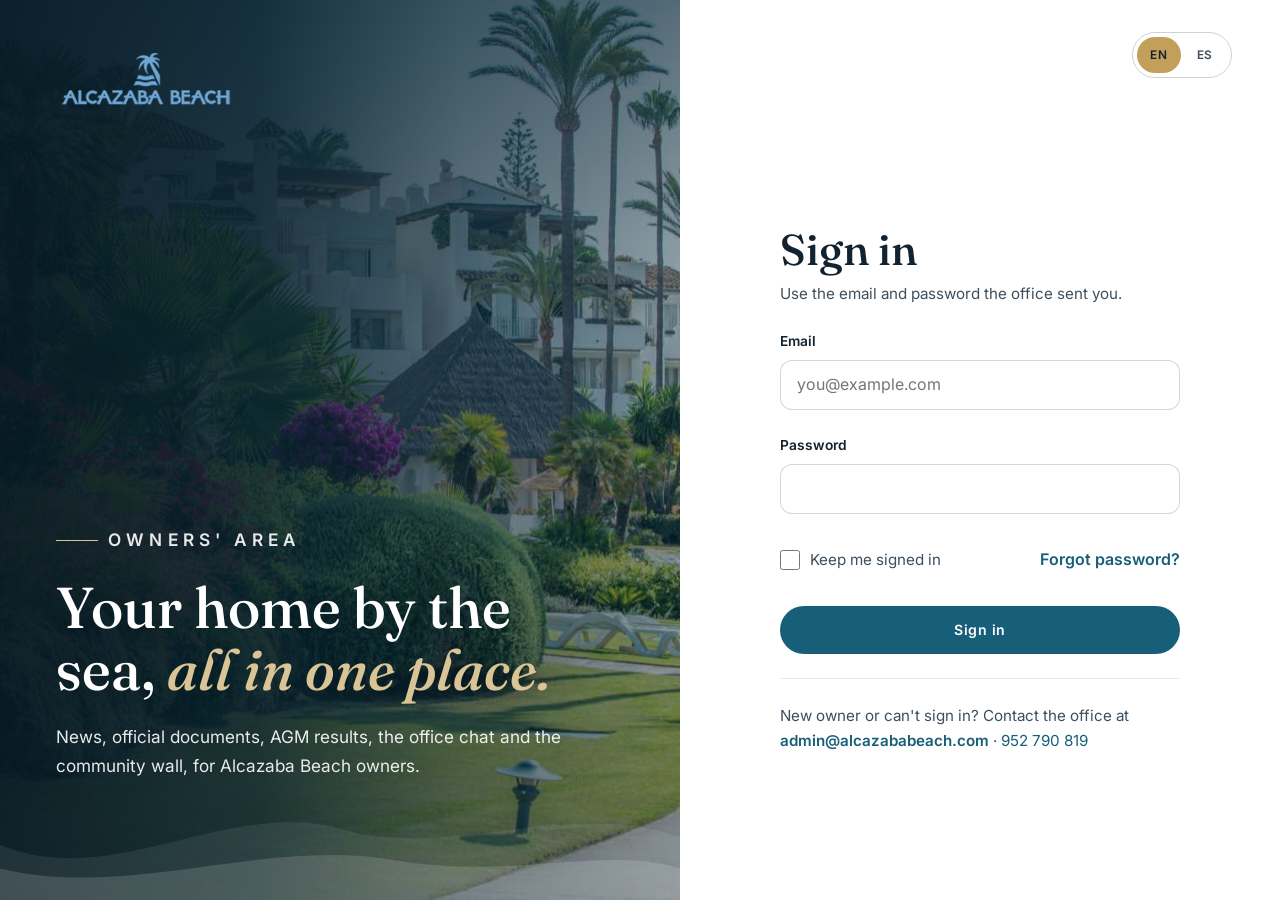
<file: index.html>
<!doctype html>
<html lang="en">
<head>
<meta charset="utf-8">
<meta name="viewport" content="width=device-width, initial-scale=1">
<link rel="preconnect" href="https://fonts.googleapis.com">
<link rel="preconnect" href="https://fonts.gstatic.com" crossorigin>
<link href="https://fonts.googleapis.com/css2?family=Fraunces:ital,wght@0,400;0,500;0,600;1,500&amp;family=Inter:wght@400;500;600;700&amp;display=swap" rel="stylesheet">
<link rel="stylesheet" href="assets/css/styles.css?v=2026-11-20c">
<title data-i18n="title.login">Sign in · Alcazaba Beach owners' area</title>
</head>
<body data-page="login">
<svg xmlns="http://www.w3.org/2000/svg" style="display:none" aria-hidden="true">
<symbol id="i-doc" viewBox="0 0 24 24"><path d="M14 3H7a2 2 0 0 0-2 2v14a2 2 0 0 0 2 2h10a2 2 0 0 0 2-2V8z"/><path d="M14 3v5h5"/><path d="M9 13h6M9 17h6"/></symbol>
<symbol id="i-calendar" viewBox="0 0 24 24"><rect x="3" y="5" width="18" height="16" rx="2"/><path d="M16 3v4M8 3v4M3 10h18"/></symbol>
<symbol id="i-chat" viewBox="0 0 24 24"><path d="M21 12a8 8 0 0 1-11.6 7.1L4 20l1-4.4A8 8 0 1 1 21 12z"/></symbol>
<symbol id="i-people" viewBox="0 0 24 24"><circle cx="9" cy="8" r="3.5"/><path d="M2.5 20a6.5 6.5 0 0 1 13 0"/><path d="M16 4.6a3.5 3.5 0 0 1 0 6.8M18 14.3A6.5 6.5 0 0 1 21.5 20"/></symbol>
<symbol id="i-download" viewBox="0 0 24 24"><path d="M12 3v12M7 10l5 5 5-5M5 21h14"/></symbol>
<symbol id="i-arrow" viewBox="0 0 24 24"><path d="M5 12h14M13 6l6 6-6 6"/></symbol>
<symbol id="i-back" viewBox="0 0 24 24"><path d="M15 5l-7 7 7 7"/></symbol>
<symbol id="i-bag" viewBox="0 0 24 24"><path d="M6 7h12l-1 13H7z"/><path d="M9 7a3 3 0 0 1 6 0"/></symbol>
<symbol id="i-phone" viewBox="0 0 24 24"><rect x="7" y="2" width="10" height="20" rx="2.5"/><path d="M11 18h2"/></symbol>
<symbol id="i-pin" viewBox="0 0 24 24"><path d="M12 17v5M8 3h8l-1 6 3 4H6l3-4z"/></symbol>
<symbol id="i-send" viewBox="0 0 24 24"><path d="M22 2 11 13M22 2l-7 20-4-9-9-4z"/></symbol>
<symbol id="i-clip" viewBox="0 0 24 24"><path d="M21 11.5 12.5 20a5 5 0 0 1-7-7L14 4.5a3.3 3.3 0 0 1 4.7 4.7L10.2 17.7a1.7 1.7 0 0 1-2.4-2.4L15.5 7.6"/></symbol>
<symbol id="i-image" viewBox="0 0 24 24"><rect x="3" y="4" width="18" height="16" rx="2"/><circle cx="9" cy="10" r="2"/><path d="m21 16-5-5-9 9"/></symbol>
<symbol id="i-search" viewBox="0 0 24 24"><circle cx="11" cy="11" r="7"/><path d="m20 20-3.5-3.5"/></symbol>
<symbol id="i-sparkle" viewBox="0 0 24 24"><path d="M12 3l1.8 4.7L18.5 9.5l-4.7 1.8L12 16l-1.8-4.7L5.5 9.5l4.7-1.8z"/><path d="M19 15l.8 2 2 .8-2 .8-.8 2-.8-2-2-.8 2-.8z"/></symbol>
<symbol id="i-check" viewBox="0 0 24 24"><path d="M5 12.5 10 17 19 7"/></symbol>
<symbol id="i-x" viewBox="0 0 24 24"><path d="M6 6l12 12M18 6 6 18"/></symbol>
<symbol id="i-clock" viewBox="0 0 24 24"><circle cx="12" cy="12" r="9"/><path d="M12 7v5l3 2"/></symbol>
<symbol id="i-menu" viewBox="0 0 24 24"><path d="M4 7h16M4 12h16M4 17h16"/></symbol>
<symbol id="i-home" viewBox="0 0 24 24"><path d="M3 11 12 4l9 7"/><path d="M5 10v10h14V10"/></symbol>
<symbol id="i-heart" viewBox="0 0 24 24"><path d="M12 20s-7-4.4-7-10a4 4 0 0 1 7-2.6A4 4 0 0 1 19 10c0 5.6-7 10-7 10z"/></symbol>
<symbol id="i-reply" viewBox="0 0 24 24"><path d="M9 14 4 9l5-5"/><path d="M4 9h10a6 6 0 0 1 6 6v5"/></symbol>
<symbol id="i-user" viewBox="0 0 24 24"><circle cx="12" cy="8" r="4"/><path d="M4 21a8 8 0 0 1 16 0"/></symbol>
<symbol id="i-plus" viewBox="0 0 24 24"><path d="M12 5v14M5 12h14"/></symbol>
<symbol id="i-logout" viewBox="0 0 24 24"><path d="M15 4h3a2 2 0 0 1 2 2v12a2 2 0 0 1-2 2h-3"/><path d="M10 17l-5-5 5-5M5 12h11"/></symbol>
<symbol id="i-tools" viewBox="0 0 24 24"><path d="M14.7 6.3a4 4 0 0 0-5.4 5.4L3 18l3 3 6.3-6.3a4 4 0 0 0 5.4-5.4l-2.6 2.6-2.4-.6-.6-2.4z"/></symbol>
</svg>
<a class="skip-link" href="#main" data-i18n="common.skip">Skip to content</a>
<div class="login">

  <section class="login-hero" aria-label="About the owners' area" data-i18n-aria-label="login.heroLabel">
    <div class="brand">
      <img class="logo" src="assets/img/al_beach_logo.png" alt="Alcazaba Beach" width="224" height="79">
    </div>
    <div class="login-intro">
      <p class="hero-kicker" data-i18n="login.eyebrow">Owners' area</p>
      <h1 class="login-title"><span data-i18n="login.title">Your home by the sea,</span> <em data-i18n="login.titleEm">all in one place.</em></h1>
      <p data-i18n="login.intro">News, official documents, AGM results, the office chat and the community wall, for Alcazaba Beach owners.</p>
    </div>
  </section>

  <section class="login-side">
    <div class="login-top">
      <div class="lang-toggle" role="group" aria-label="Language" data-i18n-aria-label="common.language">
        <button type="button" class="lang-btn" data-lang="en" aria-pressed="true">EN</button>
        <button type="button" class="lang-btn" data-lang="es" aria-pressed="false">ES</button>
      </div>
    </div>

    <main id="main" class="login-main">
      <div class="login-form">
        <div class="stack stack--sm">
          <h2 class="h1" data-i18n="login.signIn">Sign in</h2>
          <p class="body" data-i18n="login.signInHelp">Use the email and password the office sent you.</p>
        </div>
        <div class="field">
          <label class="label" for="email" data-i18n="login.email">Email</label>
          <input class="input" id="email" type="email" autocomplete="email" placeholder="you@example.com" data-i18n-placeholder="login.emailPlaceholder">
        </div>
        <div class="field">
          <label class="label" for="password" data-i18n="login.password">Password</label>
          <input class="input" id="password" type="password" autocomplete="current-password">
        </div>
        <div class="spread">
          <label class="check"><input type="checkbox"><span data-i18n="login.remember">Keep me signed in</span></label>
          <a class="strong" href="coming-soon.html?page=forgot" data-i18n="login.forgot">Forgot password?</a>
        </div>
        <a class="btn btn--primary btn--block" href="home.html" data-i18n="login.signIn">Sign in</a>
        <hr class="rule">
        <p class="body"><span data-i18n="login.help">New owner or can't sign in? Contact the office at</span> <a class="strong" href="mailto:admin@alcazababeach.com">admin@alcazababeach.com</a> · <a href="tel:+34952790819">952 790 819</a></p>
      </div>
    </main>
  </section>
</div>
<script src="assets/js/i18n.js?v=2026-11-20c"></script>
<script src="assets/js/app.js?v=2026-11-20c"></script>
</body>
</html>
</file>
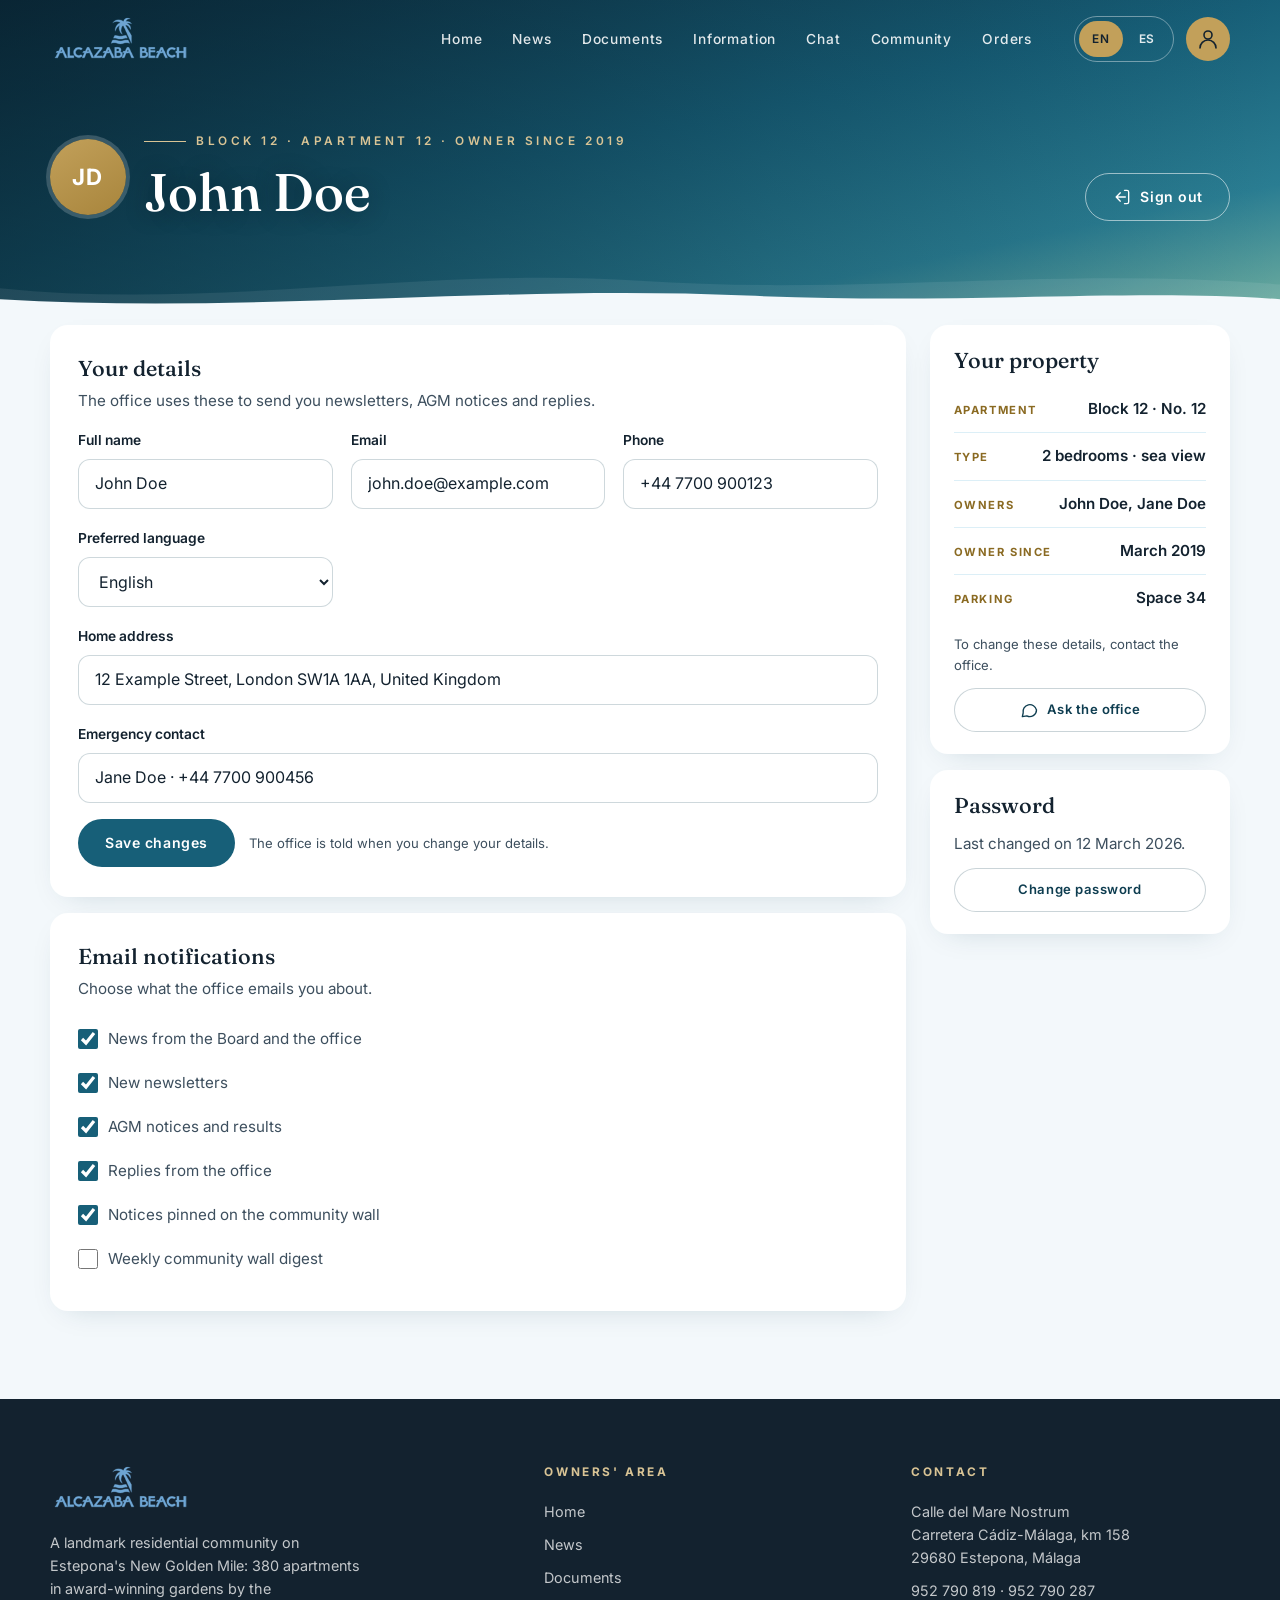
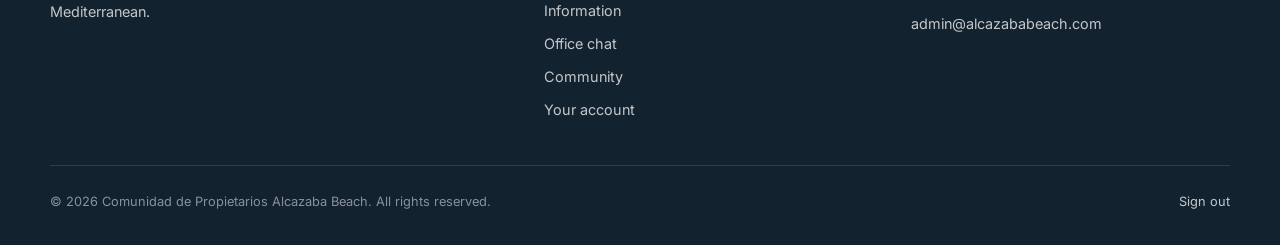
<file: account.html>
<!doctype html>
<html lang="en">
<head>
<meta charset="utf-8">
<meta name="viewport" content="width=device-width, initial-scale=1">
<link rel="preconnect" href="https://fonts.googleapis.com">
<link rel="preconnect" href="https://fonts.gstatic.com" crossorigin>
<link href="https://fonts.googleapis.com/css2?family=Fraunces:ital,wght@0,400;0,500;0,600;1,500&amp;family=Inter:wght@400;500;600;700&amp;display=swap" rel="stylesheet">
<link rel="stylesheet" href="assets/css/styles.css?v=2026-11-20c">
<title data-i18n="title.account">Your account · Alcazaba Beach owners' area</title>
</head>
<body data-page="account">
<svg xmlns="http://www.w3.org/2000/svg" style="display:none" aria-hidden="true">
<symbol id="waves" viewBox="0 0 160 40"><path d="M2 14c13-10 24-10 39 0s26 10 39 0 26-10 39 0 26 10 39 0" fill="none" style="stroke: var(--wave-a, #7FB9D3)" stroke-width="2.5" stroke-linecap="round"/><path d="M2 30c13-10 24-10 39 0s26 10 39 0 26-10 39 0 26 10 39 0" fill="none" style="stroke: var(--wave-b, #0B4F6C)" stroke-width="2.5" stroke-linecap="round"/></symbol>
<symbol id="i-doc" viewBox="0 0 24 24"><path d="M14 3H7a2 2 0 0 0-2 2v14a2 2 0 0 0 2 2h10a2 2 0 0 0 2-2V8z"/><path d="M14 3v5h5"/><path d="M9 13h6M9 17h6"/></symbol>
<symbol id="i-calendar" viewBox="0 0 24 24"><rect x="3" y="5" width="18" height="16" rx="2"/><path d="M16 3v4M8 3v4M3 10h18"/></symbol>
<symbol id="i-chat" viewBox="0 0 24 24"><path d="M21 12a8 8 0 0 1-11.6 7.1L4 20l1-4.4A8 8 0 1 1 21 12z"/></symbol>
<symbol id="i-people" viewBox="0 0 24 24"><circle cx="9" cy="8" r="3.5"/><path d="M2.5 20a6.5 6.5 0 0 1 13 0"/><path d="M16 4.6a3.5 3.5 0 0 1 0 6.8M18 14.3A6.5 6.5 0 0 1 21.5 20"/></symbol>
<symbol id="i-download" viewBox="0 0 24 24"><path d="M12 3v12M7 10l5 5 5-5M5 21h14"/></symbol>
<symbol id="i-arrow" viewBox="0 0 24 24"><path d="M5 12h14M13 6l6 6-6 6"/></symbol>
<symbol id="i-back" viewBox="0 0 24 24"><path d="M15 5l-7 7 7 7"/></symbol>
<symbol id="i-bag" viewBox="0 0 24 24"><path d="M6 7h12l-1 13H7z"/><path d="M9 7a3 3 0 0 1 6 0"/></symbol>
<symbol id="i-phone" viewBox="0 0 24 24"><rect x="7" y="2" width="10" height="20" rx="2.5"/><path d="M11 18h2"/></symbol>
<symbol id="i-pin" viewBox="0 0 24 24"><path d="M12 17v5M8 3h8l-1 6 3 4H6l3-4z"/></symbol>
<symbol id="i-send" viewBox="0 0 24 24"><path d="M22 2 11 13M22 2l-7 20-4-9-9-4z"/></symbol>
<symbol id="i-clip" viewBox="0 0 24 24"><path d="M21 11.5 12.5 20a5 5 0 0 1-7-7L14 4.5a3.3 3.3 0 0 1 4.7 4.7L10.2 17.7a1.7 1.7 0 0 1-2.4-2.4L15.5 7.6"/></symbol>
<symbol id="i-image" viewBox="0 0 24 24"><rect x="3" y="4" width="18" height="16" rx="2"/><circle cx="9" cy="10" r="2"/><path d="m21 16-5-5-9 9"/></symbol>
<symbol id="i-search" viewBox="0 0 24 24"><circle cx="11" cy="11" r="7"/><path d="m20 20-3.5-3.5"/></symbol>
<symbol id="i-sparkle" viewBox="0 0 24 24"><path d="M12 3l1.8 4.7L18.5 9.5l-4.7 1.8L12 16l-1.8-4.7L5.5 9.5l4.7-1.8z"/><path d="M19 15l.8 2 2 .8-2 .8-.8 2-.8-2-2-.8 2-.8z"/></symbol>
<symbol id="i-check" viewBox="0 0 24 24"><path d="M5 12.5 10 17 19 7"/></symbol>
<symbol id="i-x" viewBox="0 0 24 24"><path d="M6 6l12 12M18 6 6 18"/></symbol>
<symbol id="i-clock" viewBox="0 0 24 24"><circle cx="12" cy="12" r="9"/><path d="M12 7v5l3 2"/></symbol>
<symbol id="i-menu" viewBox="0 0 24 24"><path d="M4 7h16M4 12h16M4 17h16"/></symbol>
<symbol id="i-home" viewBox="0 0 24 24"><path d="M3 11 12 4l9 7"/><path d="M5 10v10h14V10"/></symbol>
<symbol id="i-heart" viewBox="0 0 24 24"><path d="M12 20s-7-4.4-7-10a4 4 0 0 1 7-2.6A4 4 0 0 1 19 10c0 5.6-7 10-7 10z"/></symbol>
<symbol id="i-reply" viewBox="0 0 24 24"><path d="M9 14 4 9l5-5"/><path d="M4 9h10a6 6 0 0 1 6 6v5"/></symbol>
<symbol id="i-user" viewBox="0 0 24 24"><circle cx="12" cy="8" r="4"/><path d="M4 21a8 8 0 0 1 16 0"/></symbol>
<symbol id="i-plus" viewBox="0 0 24 24"><path d="M12 5v14M5 12h14"/></symbol>
<symbol id="i-logout" viewBox="0 0 24 24"><path d="M15 4h3a2 2 0 0 1 2 2v12a2 2 0 0 1-2 2h-3"/><path d="M10 17l-5-5 5-5M5 12h11"/></symbol>
<symbol id="i-news" viewBox="0 0 24 24"><path d="M4 5h13v14a1 1 0 0 0 1 1H6a2 2 0 0 1-2-2z"/><path d="M17 9h3v9a2 2 0 0 1-2 2"/><path d="M7.5 9h6M7.5 12.5h6M7.5 16h4"/></symbol>
<symbol id="i-info" viewBox="0 0 24 24"><circle cx="12" cy="12" r="9"/><path d="M12 11v6M12 7.5v.5"/></symbol>
<symbol id="i-mail" viewBox="0 0 24 24"><rect x="3" y="5" width="18" height="14" rx="2"/><path d="m4 7 8 6 8-6"/></symbol>
<symbol id="i-alert" viewBox="0 0 24 24"><path d="M12 3 2 20h20z"/><path d="M12 10v4M12 17v.5"/></symbol>
</svg>
<a class="skip-link" href="#main" data-i18n="common.skip">Skip to content</a>
<header class="site-header">
  <div class="header-inner">
    <a class="brand" href="home.html" aria-label="Alcazaba Beach owners' area, home" data-i18n-aria-label="common.homeLink">
      <img class="logo" src="assets/img/al_beach_logo.png" alt="Alcazaba Beach" width="224" height="79">
    </a>
    <nav class="main-nav" aria-label="Owners' area" data-i18n-aria-label="nav.label">
      <a class="nav-link" data-nav="home" href="home.html" data-i18n="nav.home">Home</a>
      <a class="nav-link" data-nav="news" href="news.html" data-i18n="nav.news">News</a>
      <a class="nav-link" data-nav="documents" href="documents.html" data-i18n="nav.documents">Documents</a>
      <a class="nav-link" data-nav="information" href="information.html" data-i18n="nav.information">Information</a>
      <a class="nav-link" data-nav="chat" href="chat.html" data-i18n="nav.chatShort">Chat</a>
      <a class="nav-link" data-nav="community" href="community.html" data-i18n="nav.community">Community</a>
      <a class="nav-link" data-nav="orders" href="coming-soon.html?page=orders" data-i18n="nav.orders">Orders</a>
    </nav>
    <div class="header-actions">
      <div class="lang-toggle" role="group" aria-label="Language" data-i18n-aria-label="common.language">
        <button type="button" class="lang-btn" data-lang="en" aria-pressed="true">EN</button>
        <button type="button" class="lang-btn" data-lang="es" aria-pressed="false">ES</button>
      </div>
      <a class="account-btn" data-nav="account" href="account.html" aria-label="Your account" data-i18n-aria-label="common.account">
        <svg class="icon icon--lg" aria-hidden="true"><use href="#i-user"></use></svg>
      </a>
    </div>
  </div>
</header>
<section class="page-hero">
  <div class="hero-inner">
    <div class="hero-person">
      <span class="avatar avatar--xl" aria-hidden="true">JD</span>
      <div class="hero-text">
        <p class="hero-kicker" data-i18n="account.unit">Block 12 · Apartment 12 · Owner since 2019</p>
        <h1 class="hero-title">John Doe</h1>
      </div>
    </div>
    <a class="btn btn--ghost-light" href="index.html"><svg class="icon" aria-hidden="true"><use href="#i-logout"></use></svg><span data-i18n="nav.signOut">Sign out</span></a>
  </div>
</section>
<main id="main" class="container">

  <div class="row">
    <div class="stack grow-main">
      <section class="card" aria-labelledby="details-title">
        <div class="stack stack--sm">
          <h2 class="h3" id="details-title" data-i18n="account.details">Your details</h2>
          <p class="body" data-i18n="account.detailsText">The office uses these to send you newsletters, AGM notices and replies.</p>
        </div>
        <div class="form-grid">
          <div class="field">
            <label class="label" for="name" data-i18n="account.name">Full name</label>
            <input class="input" id="name" type="text" autocomplete="name" value="John Doe">
          </div>
          <div class="field">
            <label class="label" for="email" data-i18n="login.email">Email</label>
            <input class="input" id="email" type="email" autocomplete="email" value="john.doe@example.com">
          </div>
          <div class="field">
            <label class="label" for="phone" data-i18n="account.phone">Phone</label>
            <input class="input" id="phone" type="tel" autocomplete="tel" value="+44 7700 900123">
          </div>
          <div class="field">
            <label class="label" for="lang" data-i18n="account.language">Preferred language</label>
            <select class="select" id="lang">
              <option selected>English</option>
              <option>Español</option>
            </select>
          </div>
          <div class="field field--wide">
            <label class="label" for="address" data-i18n="account.address">Home address</label>
            <input class="input" id="address" type="text" autocomplete="street-address" value="12 Example Street, London SW1A 1AA, United Kingdom">
          </div>
          <div class="field field--wide">
            <label class="label" for="emergency" data-i18n="account.emergency">Emergency contact</label>
            <input class="input" id="emergency" type="text" value="Jane Doe · +44 7700 900456">
          </div>
        </div>
        <div class="cluster" style="gap: 14px">
          <button type="button" class="btn btn--primary" data-i18n="account.save">Save changes</button>
          <span class="note" data-i18n="account.saveNote">The office is told when you change your details.</span>
        </div>
      </section>

      <section class="card" aria-labelledby="notify-title">
        <div class="stack stack--sm">
          <h2 class="h3" id="notify-title" data-i18n="account.notifications">Email notifications</h2>
          <p class="body" data-i18n="account.notificationsText">Choose what the office emails you about.</p>
        </div>
        <div class="stack" style="gap: 0">
          <label class="check"><input type="checkbox" checked><span data-i18n="account.nNews">News from the Board and the office</span></label>
          <label class="check"><input type="checkbox" checked><span data-i18n="account.nNewsletters">New newsletters</span></label>
          <label class="check"><input type="checkbox" checked><span data-i18n="account.nAgm">AGM notices and results</span></label>
          <label class="check"><input type="checkbox" checked><span data-i18n="account.nReplies">Replies from the office</span></label>
          <label class="check"><input type="checkbox" checked><span data-i18n="account.nPinned">Notices pinned on the community wall</span></label>
          <label class="check"><input type="checkbox"><span data-i18n="account.nDigest">Weekly community wall digest</span></label>
        </div>
      </section>
    </div>

    <aside class="stack grow-side">
      <section class="card card--tight" aria-labelledby="property-title">
        <h2 class="h3" id="property-title" data-i18n="account.property">Your property</h2>
        <dl class="details">
          <div><dt data-i18n="account.apartment">Apartment</dt><dd data-i18n="account.apartmentValue">Block 12 · No. 12</dd></div>
          <div><dt data-i18n="account.type">Type</dt><dd data-i18n="account.typeValue">2 bedrooms · sea view</dd></div>
          <div><dt data-i18n="account.owners">Owners</dt><dd>John Doe, Jane Doe</dd></div>
          <div><dt data-i18n="account.since">Owner since</dt><dd data-i18n="account.sinceValue">March 2019</dd></div>
          <div><dt data-i18n="account.parking">Parking</dt><dd data-i18n="account.parkingValue">Space 34</dd></div>
        </dl>
        <p class="note" data-i18n="account.propertyNote">To change these details, contact the office.</p>
        <a class="btn btn--outline btn--sm" href="chat.html"><svg class="icon" aria-hidden="true"><use href="#i-chat"></use></svg><span data-i18n="home.askOffice">Ask the office</span></a>
      </section>

      <section class="card card--tight" aria-labelledby="password-title">
        <h2 class="h3" id="password-title" data-i18n="login.password">Password</h2>
        <p class="body" data-i18n="account.passwordText">Last changed on 12 March 2026.</p>
        <a class="btn btn--outline btn--sm" href="coming-soon.html?page=password" data-i18n="account.changePassword">Change password</a>
      </section>
    </aside>
  </div>
</main>
<footer class="site-footer">
  <div class="footer-inner">
    <div class="footer-grid">
      <div class="footer-brand">
        <img class="logo" src="assets/img/al_beach_logo.png" alt="Alcazaba Beach" width="224" height="79">
        <p data-i18n="footer.about">A landmark residential community on Estepona's New Golden Mile: 380 apartments in award-winning gardens by the Mediterranean.</p>
      </div>
      <div class="footer-nav">
        <h2 class="footer-title" data-i18n="nav.label">Owners' area</h2>
        <ul>
          <li><a href="home.html" data-i18n="nav.home">Home</a></li>
          <li><a href="news.html" data-i18n="nav.news">News</a></li>
          <li><a href="documents.html" data-i18n="nav.documents">Documents</a></li>
          <li><a href="information.html" data-i18n="nav.information">Information</a></li>
          <li><a href="chat.html" data-i18n="nav.chat">Office chat</a></li>
          <li><a href="community.html" data-i18n="nav.community">Community</a></li>
          <li><a href="account.html" data-i18n="common.account">Your account</a></li>
        </ul>
      </div>
      <div>
        <h2 class="footer-title" data-i18n="footer.contact">Contact</h2>
        <ul>
          <li>Calle del Mare Nostrum<br>Carretera C&aacute;diz-M&aacute;laga, km 158<br>29680 Estepona, M&aacute;laga</li>
          <li><a href="tel:+34952790819">952 790 819</a> &middot; <a href="tel:+34952790287">952 790 287</a></li>
          <li><a href="mailto:admin@alcazababeach.com">admin@alcazababeach.com</a></li>
        </ul>
      </div>
    </div>
    <div class="footer-bottom">
      <span data-i18n="footer.rights">&copy; 2026 Comunidad de Propietarios Alcazaba Beach. All rights reserved.</span>
      <a class="footer-signout" href="index.html" data-i18n="nav.signOut">Sign out</a>
    </div>
  </div>
</footer>
<nav class="tab-bar" aria-label="Owners' area" data-i18n-aria-label="nav.label">
  <a class="tab-item" data-nav="home" href="home.html"><span class="tab-icon"><svg class="icon" aria-hidden="true"><use href="#i-home"></use></svg></span><span data-i18n="nav.home">Home</span></a>
  <a class="tab-item" data-nav="documents" href="documents.html"><span class="tab-icon"><svg class="icon" aria-hidden="true"><use href="#i-doc"></use></svg></span><span data-i18n="nav.documents">Documents</span></a>
  <a class="tab-item" data-nav="chat" href="chat.html"><span class="tab-icon"><svg class="icon" aria-hidden="true"><use href="#i-chat"></use></svg></span><span data-i18n="nav.chatShort">Chat</span></a>
  <a class="tab-item" data-nav="community" href="community.html"><span class="tab-icon"><svg class="icon" aria-hidden="true"><use href="#i-people"></use></svg></span><span data-i18n="nav.community">Community</span></a>
  <button type="button" class="tab-item" data-more-toggle aria-expanded="false" aria-controls="more-sheet"><span class="tab-icon"><svg class="icon" aria-hidden="true"><use href="#i-menu"></use></svg></span><span data-i18n="nav.more">More</span></button>
</nav>
<div class="more-sheet" id="more-sheet" hidden>
  <a class="more-link" data-nav="news" href="news.html"><svg class="icon" aria-hidden="true"><use href="#i-news"></use></svg><span data-i18n="nav.news">News</span></a>
  <a class="more-link" data-nav="information" href="information.html"><svg class="icon" aria-hidden="true"><use href="#i-info"></use></svg><span data-i18n="nav.information">Information</span></a>
  <a class="more-link" data-nav="orders" href="coming-soon.html?page=orders"><svg class="icon" aria-hidden="true"><use href="#i-bag"></use></svg><span data-i18n="nav.orders">Orders</span></a>
  <a class="more-link" data-nav="account" href="account.html"><svg class="icon" aria-hidden="true"><use href="#i-user"></use></svg><span data-i18n="common.account">Your account</span></a>
  <a class="more-link" href="coming-soon.html?page=app"><svg class="icon" aria-hidden="true"><use href="#i-phone"></use></svg><span data-i18n="nav.app">Get the app</span></a>
  <a class="more-link" href="index.html"><svg class="icon" aria-hidden="true"><use href="#i-logout"></use></svg><span data-i18n="nav.signOut">Sign out</span></a>
</div>
<script src="assets/js/i18n.js?v=2026-11-20c"></script>
<script src="assets/js/app.js?v=2026-11-20c"></script>
</body>
</html>
</file>
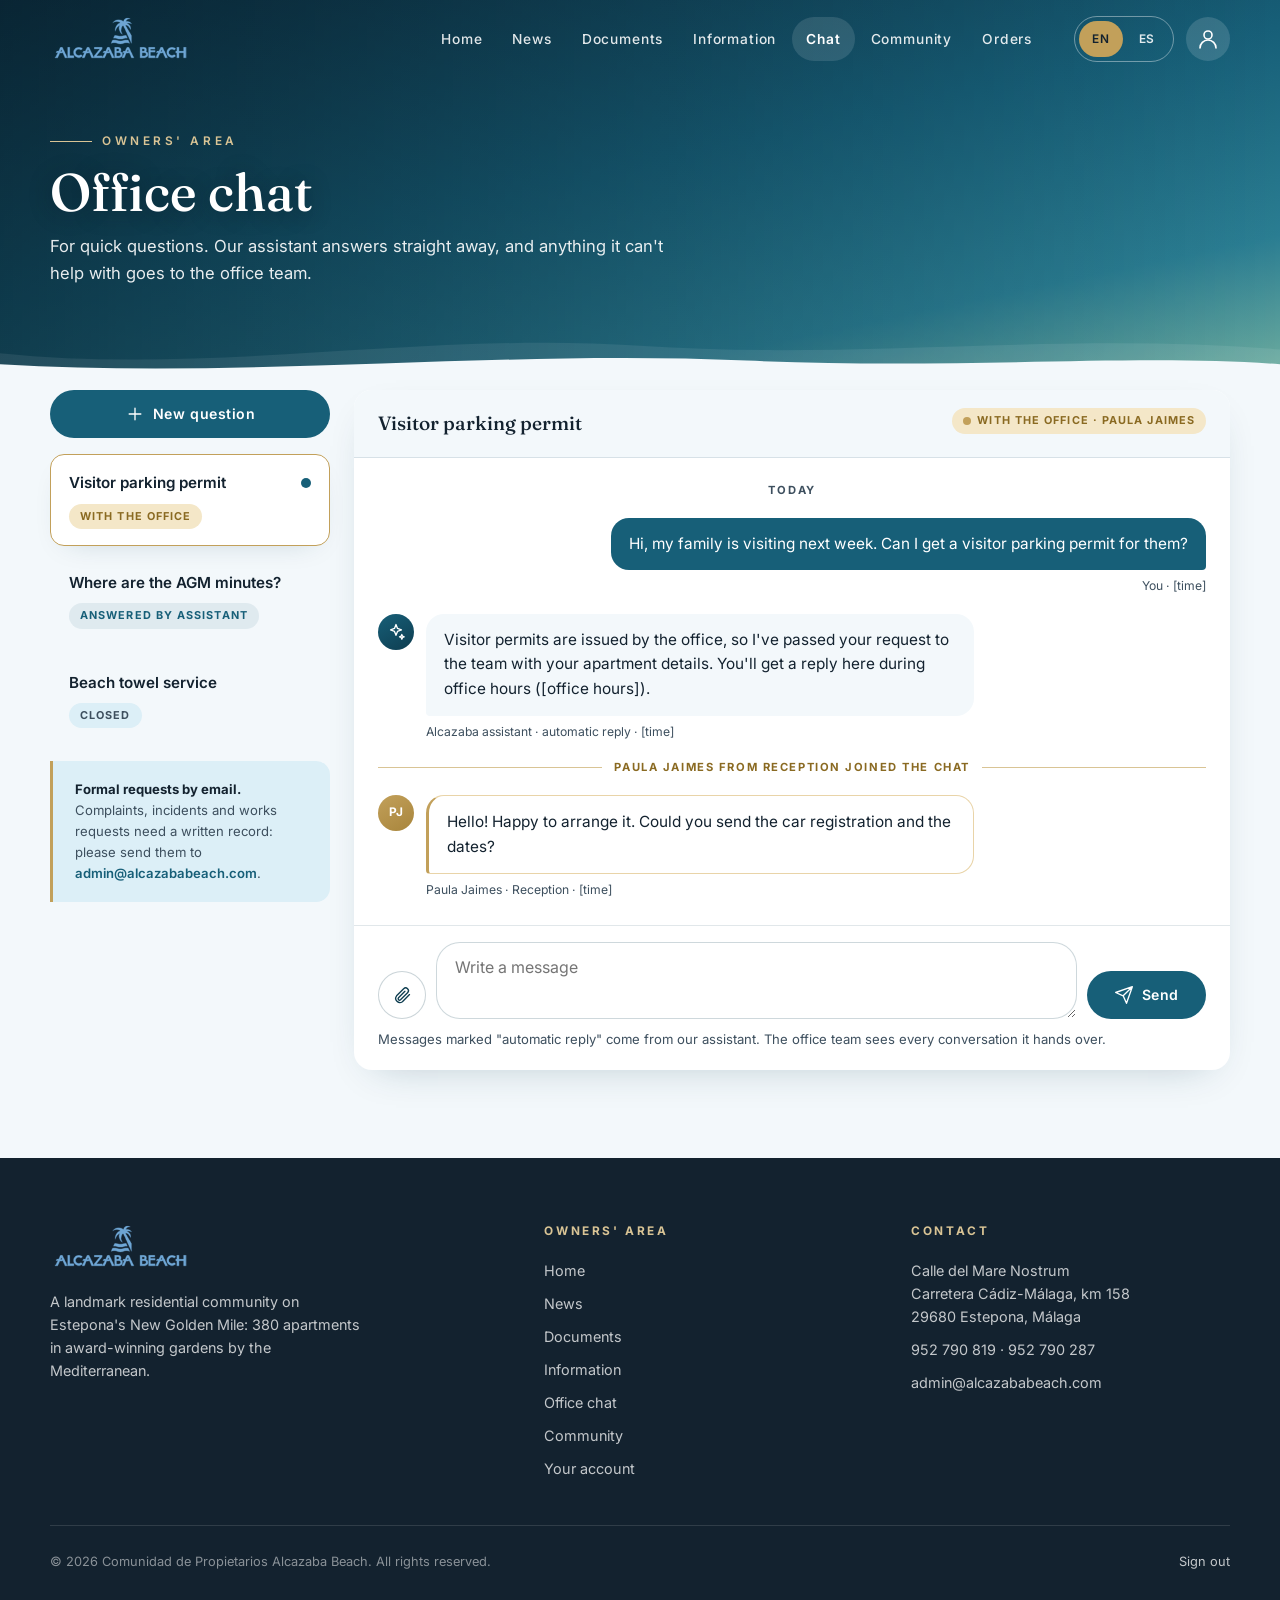
<file: chat.html>
<!doctype html>
<html lang="en">
<head>
<meta charset="utf-8">
<meta name="viewport" content="width=device-width, initial-scale=1">
<link rel="preconnect" href="https://fonts.googleapis.com">
<link rel="preconnect" href="https://fonts.gstatic.com" crossorigin>
<link href="https://fonts.googleapis.com/css2?family=Fraunces:ital,wght@0,400;0,500;0,600;1,500&amp;family=Inter:wght@400;500;600;700&amp;display=swap" rel="stylesheet">
<link rel="stylesheet" href="assets/css/styles.css?v=2026-11-20c">
<title data-i18n="title.chat">Office chat · Alcazaba Beach owners' area</title>
</head>
<body data-page="chat">
<svg xmlns="http://www.w3.org/2000/svg" style="display:none" aria-hidden="true">
<symbol id="waves" viewBox="0 0 160 40"><path d="M2 14c13-10 24-10 39 0s26 10 39 0 26-10 39 0 26 10 39 0" fill="none" style="stroke: var(--wave-a, #7FB9D3)" stroke-width="2.5" stroke-linecap="round"/><path d="M2 30c13-10 24-10 39 0s26 10 39 0 26-10 39 0 26 10 39 0" fill="none" style="stroke: var(--wave-b, #0B4F6C)" stroke-width="2.5" stroke-linecap="round"/></symbol>
<symbol id="i-doc" viewBox="0 0 24 24"><path d="M14 3H7a2 2 0 0 0-2 2v14a2 2 0 0 0 2 2h10a2 2 0 0 0 2-2V8z"/><path d="M14 3v5h5"/><path d="M9 13h6M9 17h6"/></symbol>
<symbol id="i-calendar" viewBox="0 0 24 24"><rect x="3" y="5" width="18" height="16" rx="2"/><path d="M16 3v4M8 3v4M3 10h18"/></symbol>
<symbol id="i-chat" viewBox="0 0 24 24"><path d="M21 12a8 8 0 0 1-11.6 7.1L4 20l1-4.4A8 8 0 1 1 21 12z"/></symbol>
<symbol id="i-people" viewBox="0 0 24 24"><circle cx="9" cy="8" r="3.5"/><path d="M2.5 20a6.5 6.5 0 0 1 13 0"/><path d="M16 4.6a3.5 3.5 0 0 1 0 6.8M18 14.3A6.5 6.5 0 0 1 21.5 20"/></symbol>
<symbol id="i-download" viewBox="0 0 24 24"><path d="M12 3v12M7 10l5 5 5-5M5 21h14"/></symbol>
<symbol id="i-arrow" viewBox="0 0 24 24"><path d="M5 12h14M13 6l6 6-6 6"/></symbol>
<symbol id="i-back" viewBox="0 0 24 24"><path d="M15 5l-7 7 7 7"/></symbol>
<symbol id="i-bag" viewBox="0 0 24 24"><path d="M6 7h12l-1 13H7z"/><path d="M9 7a3 3 0 0 1 6 0"/></symbol>
<symbol id="i-phone" viewBox="0 0 24 24"><rect x="7" y="2" width="10" height="20" rx="2.5"/><path d="M11 18h2"/></symbol>
<symbol id="i-pin" viewBox="0 0 24 24"><path d="M12 17v5M8 3h8l-1 6 3 4H6l3-4z"/></symbol>
<symbol id="i-send" viewBox="0 0 24 24"><path d="M22 2 11 13M22 2l-7 20-4-9-9-4z"/></symbol>
<symbol id="i-clip" viewBox="0 0 24 24"><path d="M21 11.5 12.5 20a5 5 0 0 1-7-7L14 4.5a3.3 3.3 0 0 1 4.7 4.7L10.2 17.7a1.7 1.7 0 0 1-2.4-2.4L15.5 7.6"/></symbol>
<symbol id="i-image" viewBox="0 0 24 24"><rect x="3" y="4" width="18" height="16" rx="2"/><circle cx="9" cy="10" r="2"/><path d="m21 16-5-5-9 9"/></symbol>
<symbol id="i-search" viewBox="0 0 24 24"><circle cx="11" cy="11" r="7"/><path d="m20 20-3.5-3.5"/></symbol>
<symbol id="i-sparkle" viewBox="0 0 24 24"><path d="M12 3l1.8 4.7L18.5 9.5l-4.7 1.8L12 16l-1.8-4.7L5.5 9.5l4.7-1.8z"/><path d="M19 15l.8 2 2 .8-2 .8-.8 2-.8-2-2-.8 2-.8z"/></symbol>
<symbol id="i-check" viewBox="0 0 24 24"><path d="M5 12.5 10 17 19 7"/></symbol>
<symbol id="i-x" viewBox="0 0 24 24"><path d="M6 6l12 12M18 6 6 18"/></symbol>
<symbol id="i-clock" viewBox="0 0 24 24"><circle cx="12" cy="12" r="9"/><path d="M12 7v5l3 2"/></symbol>
<symbol id="i-menu" viewBox="0 0 24 24"><path d="M4 7h16M4 12h16M4 17h16"/></symbol>
<symbol id="i-home" viewBox="0 0 24 24"><path d="M3 11 12 4l9 7"/><path d="M5 10v10h14V10"/></symbol>
<symbol id="i-heart" viewBox="0 0 24 24"><path d="M12 20s-7-4.4-7-10a4 4 0 0 1 7-2.6A4 4 0 0 1 19 10c0 5.6-7 10-7 10z"/></symbol>
<symbol id="i-reply" viewBox="0 0 24 24"><path d="M9 14 4 9l5-5"/><path d="M4 9h10a6 6 0 0 1 6 6v5"/></symbol>
<symbol id="i-user" viewBox="0 0 24 24"><circle cx="12" cy="8" r="4"/><path d="M4 21a8 8 0 0 1 16 0"/></symbol>
<symbol id="i-plus" viewBox="0 0 24 24"><path d="M12 5v14M5 12h14"/></symbol>
<symbol id="i-logout" viewBox="0 0 24 24"><path d="M15 4h3a2 2 0 0 1 2 2v12a2 2 0 0 1-2 2h-3"/><path d="M10 17l-5-5 5-5M5 12h11"/></symbol>
<symbol id="i-tools" viewBox="0 0 24 24"><path d="M14.7 6.3a4 4 0 0 0-5.4 5.4L3 18l3 3 6.3-6.3a4 4 0 0 0 5.4-5.4l-2.6 2.6-2.4-.6-.6-2.4z"/></symbol>
<symbol id="i-news" viewBox="0 0 24 24"><path d="M4 5h13v14a1 1 0 0 0 1 1H6a2 2 0 0 1-2-2z"/><path d="M17 9h3v9a2 2 0 0 1-2 2"/><path d="M7.5 9h6M7.5 12.5h6M7.5 16h4"/></symbol>
<symbol id="i-info" viewBox="0 0 24 24"><circle cx="12" cy="12" r="9"/><path d="M12 11v6M12 7.5v.5"/></symbol>
<symbol id="i-mail" viewBox="0 0 24 24"><rect x="3" y="5" width="18" height="14" rx="2"/><path d="m4 7 8 6 8-6"/></symbol>
<symbol id="i-alert" viewBox="0 0 24 24"><path d="M12 3 2 20h20z"/><path d="M12 10v4M12 17v.5"/></symbol>
</svg>
<a class="skip-link" href="#main" data-i18n="common.skip">Skip to content</a>
<header class="site-header">
  <div class="header-inner">
    <a class="brand" href="home.html" aria-label="Alcazaba Beach owners' area, home" data-i18n-aria-label="common.homeLink">
      <img class="logo" src="assets/img/al_beach_logo.png" alt="Alcazaba Beach" width="224" height="79">
    </a>
    <nav class="main-nav" aria-label="Owners' area" data-i18n-aria-label="nav.label">
      <a class="nav-link" data-nav="home" href="home.html" data-i18n="nav.home">Home</a>
      <a class="nav-link" data-nav="news" href="news.html" data-i18n="nav.news">News</a>
      <a class="nav-link" data-nav="documents" href="documents.html" data-i18n="nav.documents">Documents</a>
      <a class="nav-link" data-nav="information" href="information.html" data-i18n="nav.information">Information</a>
      <a class="nav-link" data-nav="chat" aria-current="page" href="chat.html" data-i18n="nav.chatShort">Chat</a>
      <a class="nav-link" data-nav="community" href="community.html" data-i18n="nav.community">Community</a>
      <a class="nav-link" data-nav="orders" href="coming-soon.html?page=orders" data-i18n="nav.orders">Orders</a>
    </nav>
    <div class="header-actions">
      <div class="lang-toggle" role="group" aria-label="Language" data-i18n-aria-label="common.language">
        <button type="button" class="lang-btn" data-lang="en" aria-pressed="true">EN</button>
        <button type="button" class="lang-btn" data-lang="es" aria-pressed="false">ES</button>
      </div>
      <a class="account-btn" data-nav="account" href="account.html" aria-label="Your account" data-i18n-aria-label="common.account">
        <svg class="icon icon--lg" aria-hidden="true"><use href="#i-user"></use></svg>
      </a>
    </div>
  </div>
</header>
<section class="page-hero">
  <div class="hero-inner">
    <div class="hero-text">
      <p class="hero-kicker" data-i18n="login.eyebrow">Owners' area</p>
      <h1 class="hero-title" data-i18n="nav.chat">Office chat</h1>
      <p class="hero-lead" data-i18n="chat.intro">For quick questions. Our assistant answers straight away, and anything it can't help with goes to the office team.</p>
    </div>
  </div>
</section>
<main id="main" class="container">
  <div class="chat-layout">

    <aside class="conv-side" aria-label="Your conversations" data-i18n-aria-label="chat.listLabel">
      <button type="button" class="btn btn--primary">
        <svg class="icon" aria-hidden="true"><use href="#i-plus"></use></svg><span data-i18n="chat.newQuestion">New question</span>
      </button>
      <div class="conv-list">
        <a class="conv-item" href="chat.html" aria-current="true">
          <span class="spread"><span class="conv-title">Visitor parking permit</span><span class="dot dot--unread" role="img" aria-label="Unread" data-i18n-aria-label="chat.unread"></span></span>
          <span class="pill pill--office" data-i18n="chat.withOffice">With the office</span>
        </a>
        <a class="conv-item" href="coming-soon.html?page=conversation">
          <span class="conv-title">Where are the AGM minutes?</span>
          <span class="pill pill--ok" data-i18n="chat.answeredBot">Answered by assistant</span>
        </a>
        <a class="conv-item" href="coming-soon.html?page=conversation">
          <span class="conv-title">Beach towel service</span>
          <span class="pill pill--muted" data-i18n="chat.closed">Closed</span>
        </a>
      </div>
      <div class="callout callout--side">
        <p class="note"><strong data-i18n="chat.formalTitle">Formal requests by email.</strong> <span data-i18n="chat.formalText">Complaints, incidents and works requests need a written record: please send them to</span> <a class="strong" href="mailto:admin@alcazababeach.com">admin@alcazababeach.com</a>.</p>
      </div>
    </aside>

    <section class="chat-panel" aria-labelledby="conv-title">
      <div class="chat-head">
        <h2 class="h4" id="conv-title">Visitor parking permit</h2>
        <span class="pill pill--office"><span class="dot"></span><span data-i18n="chat.withOfficeStaff">With the office · Paula Jaimes</span></span>
      </div>

      <div class="messages">
        <span class="day" data-i18n="chat.today">Today</span>

        <div class="msg msg--me">
          <div class="msg-body">
            <div class="bubble">Hi, my family is visiting next week. Can I get a visitor parking permit for them?</div>
            <span class="msg-meta" data-i18n="chat.youTime">You · [time]</span>
          </div>
        </div>

        <div class="msg">
          <span class="avatar avatar--sm" aria-hidden="true"><svg class="icon" aria-hidden="true"><use href="#i-sparkle"></use></svg></span>
          <div class="msg-body">
            <div class="bubble">Visitor permits are issued by the office, so I've passed your request to the team with your apartment details. You'll get a reply here during office hours ([office hours]).</div>
            <span class="msg-meta" data-i18n="chat.botMeta">Alcazaba assistant · automatic reply · [time]</span>
          </div>
        </div>

        <div class="divider" data-i18n="chat.joined">Paula Jaimes from reception joined the chat</div>

        <div class="msg msg--office">
          <span class="avatar avatar--sm avatar--office" aria-hidden="true">PJ</span>
          <div class="msg-body">
            <div class="bubble">Hello! Happy to arrange it. Could you send the car registration and the dates?</div>
            <span class="msg-meta" data-i18n="chat.officeMeta">Paula Jaimes · Reception · [time]</span>
          </div>
        </div>
      </div>

      <div class="composer">
        <div class="composer-row">
          <button type="button" class="btn btn--outline btn--icon" aria-label="Attach a file" data-i18n-aria-label="chat.attach"><svg class="icon" aria-hidden="true"><use href="#i-clip"></use></svg></button>
          <label class="sr-only" for="msg" data-i18n="chat.message">Message</label>
          <textarea class="textarea" id="msg" rows="2" placeholder="Write a message" data-i18n-placeholder="chat.placeholder"></textarea>
          <button type="button" class="btn btn--primary btn--send" aria-label="Send" data-i18n-aria-label="chat.send"><svg class="icon" aria-hidden="true"><use href="#i-send"></use></svg><span class="btn-label" data-i18n="chat.send">Send</span></button>
        </div>
        <p class="note" data-i18n="chat.note">Messages marked "automatic reply" come from our assistant. The office team sees every conversation it hands over.</p>
      </div>
    </section>
  </div>
</main>
<footer class="site-footer">
  <div class="footer-inner">
    <div class="footer-grid">
      <div class="footer-brand">
        <img class="logo" src="assets/img/al_beach_logo.png" alt="Alcazaba Beach" width="224" height="79">
        <p data-i18n="footer.about">A landmark residential community on Estepona's New Golden Mile: 380 apartments in award-winning gardens by the Mediterranean.</p>
      </div>
      <div class="footer-nav">
        <h2 class="footer-title" data-i18n="nav.label">Owners' area</h2>
        <ul>
          <li><a href="home.html" data-i18n="nav.home">Home</a></li>
          <li><a href="news.html" data-i18n="nav.news">News</a></li>
          <li><a href="documents.html" data-i18n="nav.documents">Documents</a></li>
          <li><a href="information.html" data-i18n="nav.information">Information</a></li>
          <li><a href="chat.html" data-i18n="nav.chat">Office chat</a></li>
          <li><a href="community.html" data-i18n="nav.community">Community</a></li>
          <li><a href="account.html" data-i18n="common.account">Your account</a></li>
        </ul>
      </div>
      <div>
        <h2 class="footer-title" data-i18n="footer.contact">Contact</h2>
        <ul>
          <li>Calle del Mare Nostrum<br>Carretera C&aacute;diz-M&aacute;laga, km 158<br>29680 Estepona, M&aacute;laga</li>
          <li><a href="tel:+34952790819">952 790 819</a> &middot; <a href="tel:+34952790287">952 790 287</a></li>
          <li><a href="mailto:admin@alcazababeach.com">admin@alcazababeach.com</a></li>
        </ul>
      </div>
    </div>
    <div class="footer-bottom">
      <span data-i18n="footer.rights">&copy; 2026 Comunidad de Propietarios Alcazaba Beach. All rights reserved.</span>
      <a class="footer-signout" href="index.html" data-i18n="nav.signOut">Sign out</a>
    </div>
  </div>
</footer>
<nav class="tab-bar" aria-label="Owners' area" data-i18n-aria-label="nav.label">
  <a class="tab-item" data-nav="home" href="home.html"><span class="tab-icon"><svg class="icon" aria-hidden="true"><use href="#i-home"></use></svg></span><span data-i18n="nav.home">Home</span></a>
  <a class="tab-item" data-nav="documents" href="documents.html"><span class="tab-icon"><svg class="icon" aria-hidden="true"><use href="#i-doc"></use></svg></span><span data-i18n="nav.documents">Documents</span></a>
  <a class="tab-item" data-nav="chat" aria-current="page" href="chat.html"><span class="tab-icon"><svg class="icon" aria-hidden="true"><use href="#i-chat"></use></svg></span><span data-i18n="nav.chatShort">Chat</span></a>
  <a class="tab-item" data-nav="community" href="community.html"><span class="tab-icon"><svg class="icon" aria-hidden="true"><use href="#i-people"></use></svg></span><span data-i18n="nav.community">Community</span></a>
  <button type="button" class="tab-item" data-more-toggle aria-expanded="false" aria-controls="more-sheet"><span class="tab-icon"><svg class="icon" aria-hidden="true"><use href="#i-menu"></use></svg></span><span data-i18n="nav.more">More</span></button>
</nav>
<div class="more-sheet" id="more-sheet" hidden>
  <a class="more-link" data-nav="news" href="news.html"><svg class="icon" aria-hidden="true"><use href="#i-news"></use></svg><span data-i18n="nav.news">News</span></a>
  <a class="more-link" data-nav="information" href="information.html"><svg class="icon" aria-hidden="true"><use href="#i-info"></use></svg><span data-i18n="nav.information">Information</span></a>
  <a class="more-link" data-nav="orders" href="coming-soon.html?page=orders"><svg class="icon" aria-hidden="true"><use href="#i-bag"></use></svg><span data-i18n="nav.orders">Orders</span></a>
  <a class="more-link" data-nav="account" href="account.html"><svg class="icon" aria-hidden="true"><use href="#i-user"></use></svg><span data-i18n="common.account">Your account</span></a>
  <a class="more-link" href="coming-soon.html?page=app"><svg class="icon" aria-hidden="true"><use href="#i-phone"></use></svg><span data-i18n="nav.app">Get the app</span></a>
  <a class="more-link" href="index.html"><svg class="icon" aria-hidden="true"><use href="#i-logout"></use></svg><span data-i18n="nav.signOut">Sign out</span></a>
</div>
<script src="assets/js/i18n.js?v=2026-11-20c"></script>
<script src="assets/js/app.js?v=2026-11-20c"></script>
</body>
</html>
</file>
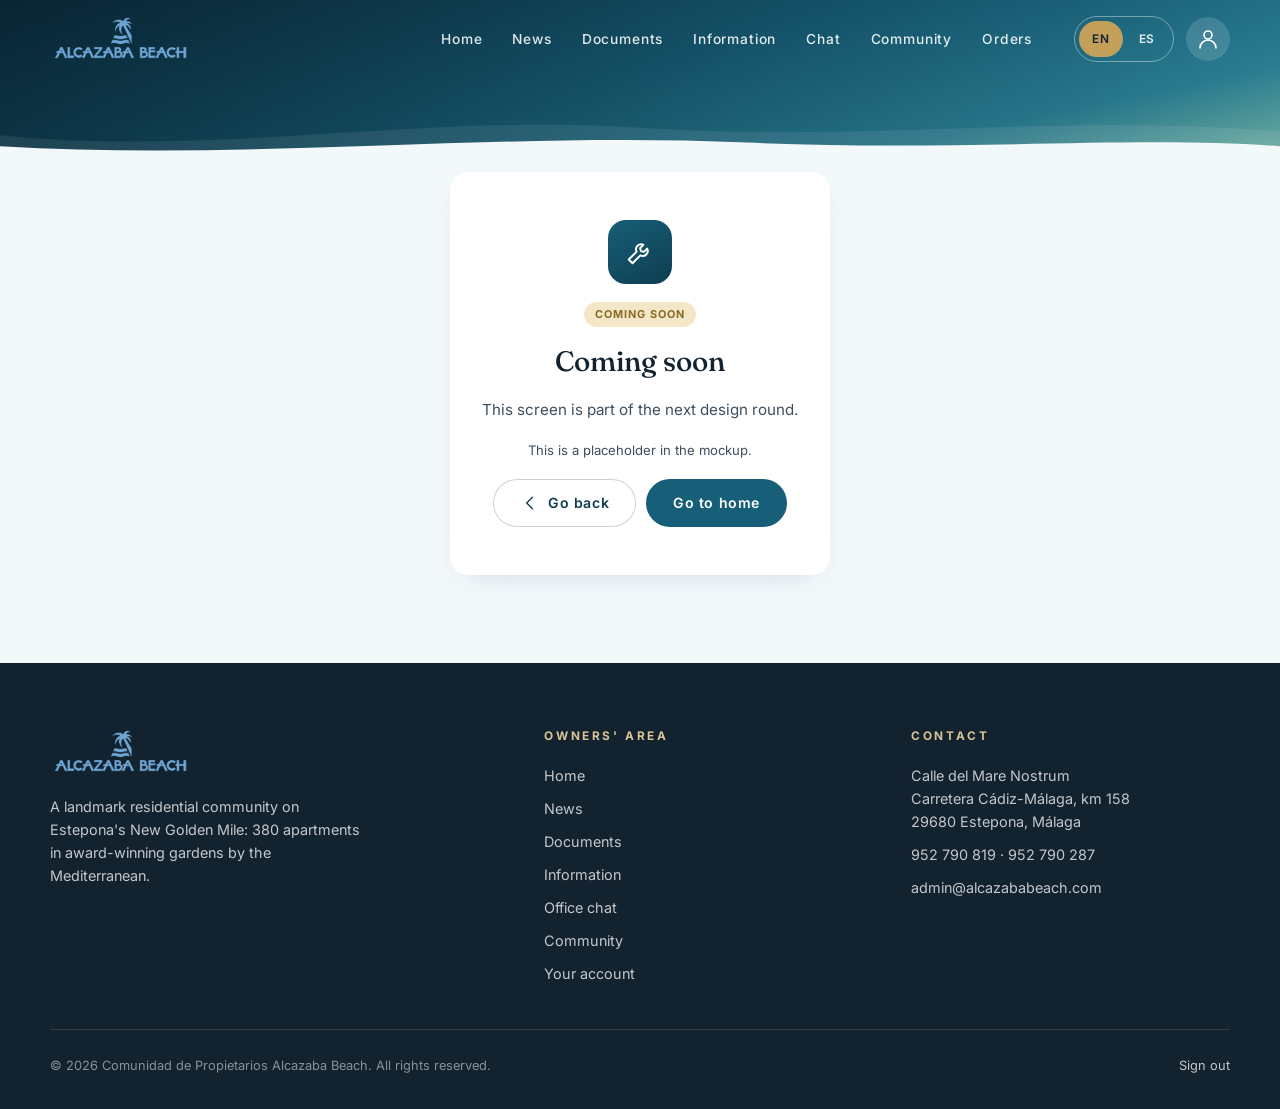
<file: coming-soon.html>
<!doctype html>
<html lang="en">
<head>
<meta charset="utf-8">
<meta name="viewport" content="width=device-width, initial-scale=1">
<link rel="preconnect" href="https://fonts.googleapis.com">
<link rel="preconnect" href="https://fonts.gstatic.com" crossorigin>
<link href="https://fonts.googleapis.com/css2?family=Fraunces:ital,wght@0,400;0,500;0,600;1,500&amp;family=Inter:wght@400;500;600;700&amp;display=swap" rel="stylesheet">
<link rel="stylesheet" href="assets/css/styles.css?v=2026-11-20c">
<title data-i18n="soon.default.pageTitle">Coming soon · Alcazaba Beach</title>
</head>
<body data-page="coming-soon">
<svg xmlns="http://www.w3.org/2000/svg" style="display:none" aria-hidden="true">
<symbol id="waves" viewBox="0 0 160 40"><path d="M2 14c13-10 24-10 39 0s26 10 39 0 26-10 39 0 26 10 39 0" fill="none" style="stroke: var(--wave-a, #7FB9D3)" stroke-width="2.5" stroke-linecap="round"/><path d="M2 30c13-10 24-10 39 0s26 10 39 0 26-10 39 0 26 10 39 0" fill="none" style="stroke: var(--wave-b, #0B4F6C)" stroke-width="2.5" stroke-linecap="round"/></symbol>
<symbol id="i-doc" viewBox="0 0 24 24"><path d="M14 3H7a2 2 0 0 0-2 2v14a2 2 0 0 0 2 2h10a2 2 0 0 0 2-2V8z"/><path d="M14 3v5h5"/><path d="M9 13h6M9 17h6"/></symbol>
<symbol id="i-calendar" viewBox="0 0 24 24"><rect x="3" y="5" width="18" height="16" rx="2"/><path d="M16 3v4M8 3v4M3 10h18"/></symbol>
<symbol id="i-chat" viewBox="0 0 24 24"><path d="M21 12a8 8 0 0 1-11.6 7.1L4 20l1-4.4A8 8 0 1 1 21 12z"/></symbol>
<symbol id="i-people" viewBox="0 0 24 24"><circle cx="9" cy="8" r="3.5"/><path d="M2.5 20a6.5 6.5 0 0 1 13 0"/><path d="M16 4.6a3.5 3.5 0 0 1 0 6.8M18 14.3A6.5 6.5 0 0 1 21.5 20"/></symbol>
<symbol id="i-download" viewBox="0 0 24 24"><path d="M12 3v12M7 10l5 5 5-5M5 21h14"/></symbol>
<symbol id="i-arrow" viewBox="0 0 24 24"><path d="M5 12h14M13 6l6 6-6 6"/></symbol>
<symbol id="i-back" viewBox="0 0 24 24"><path d="M15 5l-7 7 7 7"/></symbol>
<symbol id="i-bag" viewBox="0 0 24 24"><path d="M6 7h12l-1 13H7z"/><path d="M9 7a3 3 0 0 1 6 0"/></symbol>
<symbol id="i-phone" viewBox="0 0 24 24"><rect x="7" y="2" width="10" height="20" rx="2.5"/><path d="M11 18h2"/></symbol>
<symbol id="i-pin" viewBox="0 0 24 24"><path d="M12 17v5M8 3h8l-1 6 3 4H6l3-4z"/></symbol>
<symbol id="i-send" viewBox="0 0 24 24"><path d="M22 2 11 13M22 2l-7 20-4-9-9-4z"/></symbol>
<symbol id="i-clip" viewBox="0 0 24 24"><path d="M21 11.5 12.5 20a5 5 0 0 1-7-7L14 4.5a3.3 3.3 0 0 1 4.7 4.7L10.2 17.7a1.7 1.7 0 0 1-2.4-2.4L15.5 7.6"/></symbol>
<symbol id="i-image" viewBox="0 0 24 24"><rect x="3" y="4" width="18" height="16" rx="2"/><circle cx="9" cy="10" r="2"/><path d="m21 16-5-5-9 9"/></symbol>
<symbol id="i-search" viewBox="0 0 24 24"><circle cx="11" cy="11" r="7"/><path d="m20 20-3.5-3.5"/></symbol>
<symbol id="i-sparkle" viewBox="0 0 24 24"><path d="M12 3l1.8 4.7L18.5 9.5l-4.7 1.8L12 16l-1.8-4.7L5.5 9.5l4.7-1.8z"/><path d="M19 15l.8 2 2 .8-2 .8-.8 2-.8-2-2-.8 2-.8z"/></symbol>
<symbol id="i-check" viewBox="0 0 24 24"><path d="M5 12.5 10 17 19 7"/></symbol>
<symbol id="i-x" viewBox="0 0 24 24"><path d="M6 6l12 12M18 6 6 18"/></symbol>
<symbol id="i-clock" viewBox="0 0 24 24"><circle cx="12" cy="12" r="9"/><path d="M12 7v5l3 2"/></symbol>
<symbol id="i-menu" viewBox="0 0 24 24"><path d="M4 7h16M4 12h16M4 17h16"/></symbol>
<symbol id="i-home" viewBox="0 0 24 24"><path d="M3 11 12 4l9 7"/><path d="M5 10v10h14V10"/></symbol>
<symbol id="i-heart" viewBox="0 0 24 24"><path d="M12 20s-7-4.4-7-10a4 4 0 0 1 7-2.6A4 4 0 0 1 19 10c0 5.6-7 10-7 10z"/></symbol>
<symbol id="i-reply" viewBox="0 0 24 24"><path d="M9 14 4 9l5-5"/><path d="M4 9h10a6 6 0 0 1 6 6v5"/></symbol>
<symbol id="i-user" viewBox="0 0 24 24"><circle cx="12" cy="8" r="4"/><path d="M4 21a8 8 0 0 1 16 0"/></symbol>
<symbol id="i-plus" viewBox="0 0 24 24"><path d="M12 5v14M5 12h14"/></symbol>
<symbol id="i-logout" viewBox="0 0 24 24"><path d="M15 4h3a2 2 0 0 1 2 2v12a2 2 0 0 1-2 2h-3"/><path d="M10 17l-5-5 5-5M5 12h11"/></symbol>
<symbol id="i-tools" viewBox="0 0 24 24"><path d="M14.7 6.3a4 4 0 0 0-5.4 5.4L3 18l3 3 6.3-6.3a4 4 0 0 0 5.4-5.4l-2.6 2.6-2.4-.6-.6-2.4z"/></symbol>
<symbol id="i-news" viewBox="0 0 24 24"><path d="M4 5h13v14a1 1 0 0 0 1 1H6a2 2 0 0 1-2-2z"/><path d="M17 9h3v9a2 2 0 0 1-2 2"/><path d="M7.5 9h6M7.5 12.5h6M7.5 16h4"/></symbol>
<symbol id="i-info" viewBox="0 0 24 24"><circle cx="12" cy="12" r="9"/><path d="M12 11v6M12 7.5v.5"/></symbol>
<symbol id="i-mail" viewBox="0 0 24 24"><rect x="3" y="5" width="18" height="14" rx="2"/><path d="m4 7 8 6 8-6"/></symbol>
<symbol id="i-alert" viewBox="0 0 24 24"><path d="M12 3 2 20h20z"/><path d="M12 10v4M12 17v.5"/></symbol>
</svg>
<a class="skip-link" href="#main" data-i18n="common.skip">Skip to content</a>
<header class="site-header">
  <div class="header-inner">
    <a class="brand" href="home.html" aria-label="Alcazaba Beach owners' area, home" data-i18n-aria-label="common.homeLink">
      <img class="logo" src="assets/img/al_beach_logo.png" alt="Alcazaba Beach" width="224" height="79">
    </a>
    <nav class="main-nav" aria-label="Owners' area" data-i18n-aria-label="nav.label">
      <a class="nav-link" data-nav="home" href="home.html" data-i18n="nav.home">Home</a>
      <a class="nav-link" data-nav="news" href="news.html" data-i18n="nav.news">News</a>
      <a class="nav-link" data-nav="documents" href="documents.html" data-i18n="nav.documents">Documents</a>
      <a class="nav-link" data-nav="information" href="information.html" data-i18n="nav.information">Information</a>
      <a class="nav-link" data-nav="chat" href="chat.html" data-i18n="nav.chatShort">Chat</a>
      <a class="nav-link" data-nav="community" href="community.html" data-i18n="nav.community">Community</a>
      <a class="nav-link" data-nav="orders" href="coming-soon.html?page=orders" data-i18n="nav.orders">Orders</a>
    </nav>
    <div class="header-actions">
      <div class="lang-toggle" role="group" aria-label="Language" data-i18n-aria-label="common.language">
        <button type="button" class="lang-btn" data-lang="en" aria-pressed="true">EN</button>
        <button type="button" class="lang-btn" data-lang="es" aria-pressed="false">ES</button>
      </div>
      <a class="account-btn" data-nav="account" href="account.html" aria-label="Your account" data-i18n-aria-label="common.account">
        <svg class="icon icon--lg" aria-hidden="true"><use href="#i-user"></use></svg>
      </a>
    </div>
  </div>
</header>
<div class="page-hero page-hero--slim" aria-hidden="true"></div>
<main id="main" class="container">
  <section class="card soon">
    <span class="icon-tile"><svg class="icon" aria-hidden="true"><use id="soon-icon" href="#i-tools"></use></svg></span>
    <span class="pill pill--new" data-i18n="soon.badge">Coming soon</span>
    <h1 class="h2" id="soon-title" data-i18n="soon.default.title">Coming soon</h1>
    <p class="body" id="soon-text" data-i18n="soon.default.text">This screen is part of the next design round.</p>
    <p class="note" data-i18n="soon.mockNote">This is a placeholder in the mockup.</p>
    <div class="cluster">
      <button type="button" class="btn btn--outline" id="soon-back"><svg class="icon" aria-hidden="true"><use href="#i-back"></use></svg><span data-i18n="soon.back">Go back</span></button>
      <a class="btn btn--primary" id="soon-home" href="home.html"><span data-i18n="soon.home">Go to home</span></a>
    </div>
  </section>
</main>
<footer class="site-footer">
  <div class="footer-inner">
    <div class="footer-grid">
      <div class="footer-brand">
        <img class="logo" src="assets/img/al_beach_logo.png" alt="Alcazaba Beach" width="224" height="79">
        <p data-i18n="footer.about">A landmark residential community on Estepona's New Golden Mile: 380 apartments in award-winning gardens by the Mediterranean.</p>
      </div>
      <div class="footer-nav">
        <h2 class="footer-title" data-i18n="nav.label">Owners' area</h2>
        <ul>
          <li><a href="home.html" data-i18n="nav.home">Home</a></li>
          <li><a href="news.html" data-i18n="nav.news">News</a></li>
          <li><a href="documents.html" data-i18n="nav.documents">Documents</a></li>
          <li><a href="information.html" data-i18n="nav.information">Information</a></li>
          <li><a href="chat.html" data-i18n="nav.chat">Office chat</a></li>
          <li><a href="community.html" data-i18n="nav.community">Community</a></li>
          <li><a href="account.html" data-i18n="common.account">Your account</a></li>
        </ul>
      </div>
      <div>
        <h2 class="footer-title" data-i18n="footer.contact">Contact</h2>
        <ul>
          <li>Calle del Mare Nostrum<br>Carretera C&aacute;diz-M&aacute;laga, km 158<br>29680 Estepona, M&aacute;laga</li>
          <li><a href="tel:+34952790819">952 790 819</a> &middot; <a href="tel:+34952790287">952 790 287</a></li>
          <li><a href="mailto:admin@alcazababeach.com">admin@alcazababeach.com</a></li>
        </ul>
      </div>
    </div>
    <div class="footer-bottom">
      <span data-i18n="footer.rights">&copy; 2026 Comunidad de Propietarios Alcazaba Beach. All rights reserved.</span>
      <a class="footer-signout" href="index.html" data-i18n="nav.signOut">Sign out</a>
    </div>
  </div>
</footer>
<nav class="tab-bar" aria-label="Owners' area" data-i18n-aria-label="nav.label">
  <a class="tab-item" data-nav="home" href="home.html"><span class="tab-icon"><svg class="icon" aria-hidden="true"><use href="#i-home"></use></svg></span><span data-i18n="nav.home">Home</span></a>
  <a class="tab-item" data-nav="documents" href="documents.html"><span class="tab-icon"><svg class="icon" aria-hidden="true"><use href="#i-doc"></use></svg></span><span data-i18n="nav.documents">Documents</span></a>
  <a class="tab-item" data-nav="chat" href="chat.html"><span class="tab-icon"><svg class="icon" aria-hidden="true"><use href="#i-chat"></use></svg></span><span data-i18n="nav.chatShort">Chat</span></a>
  <a class="tab-item" data-nav="community" href="community.html"><span class="tab-icon"><svg class="icon" aria-hidden="true"><use href="#i-people"></use></svg></span><span data-i18n="nav.community">Community</span></a>
  <button type="button" class="tab-item" data-more-toggle aria-expanded="false" aria-controls="more-sheet"><span class="tab-icon"><svg class="icon" aria-hidden="true"><use href="#i-menu"></use></svg></span><span data-i18n="nav.more">More</span></button>
</nav>
<div class="more-sheet" id="more-sheet" hidden>
  <a class="more-link" data-nav="news" href="news.html"><svg class="icon" aria-hidden="true"><use href="#i-news"></use></svg><span data-i18n="nav.news">News</span></a>
  <a class="more-link" data-nav="information" href="information.html"><svg class="icon" aria-hidden="true"><use href="#i-info"></use></svg><span data-i18n="nav.information">Information</span></a>
  <a class="more-link" data-nav="orders" href="coming-soon.html?page=orders"><svg class="icon" aria-hidden="true"><use href="#i-bag"></use></svg><span data-i18n="nav.orders">Orders</span></a>
  <a class="more-link" data-nav="account" href="account.html"><svg class="icon" aria-hidden="true"><use href="#i-user"></use></svg><span data-i18n="common.account">Your account</span></a>
  <a class="more-link" href="coming-soon.html?page=app"><svg class="icon" aria-hidden="true"><use href="#i-phone"></use></svg><span data-i18n="nav.app">Get the app</span></a>
  <a class="more-link" href="index.html"><svg class="icon" aria-hidden="true"><use href="#i-logout"></use></svg><span data-i18n="nav.signOut">Sign out</span></a>
</div>
<script src="assets/js/i18n.js?v=2026-11-20c"></script>
<script src="assets/js/app.js?v=2026-11-20c"></script>
</body>
</html>
</file>
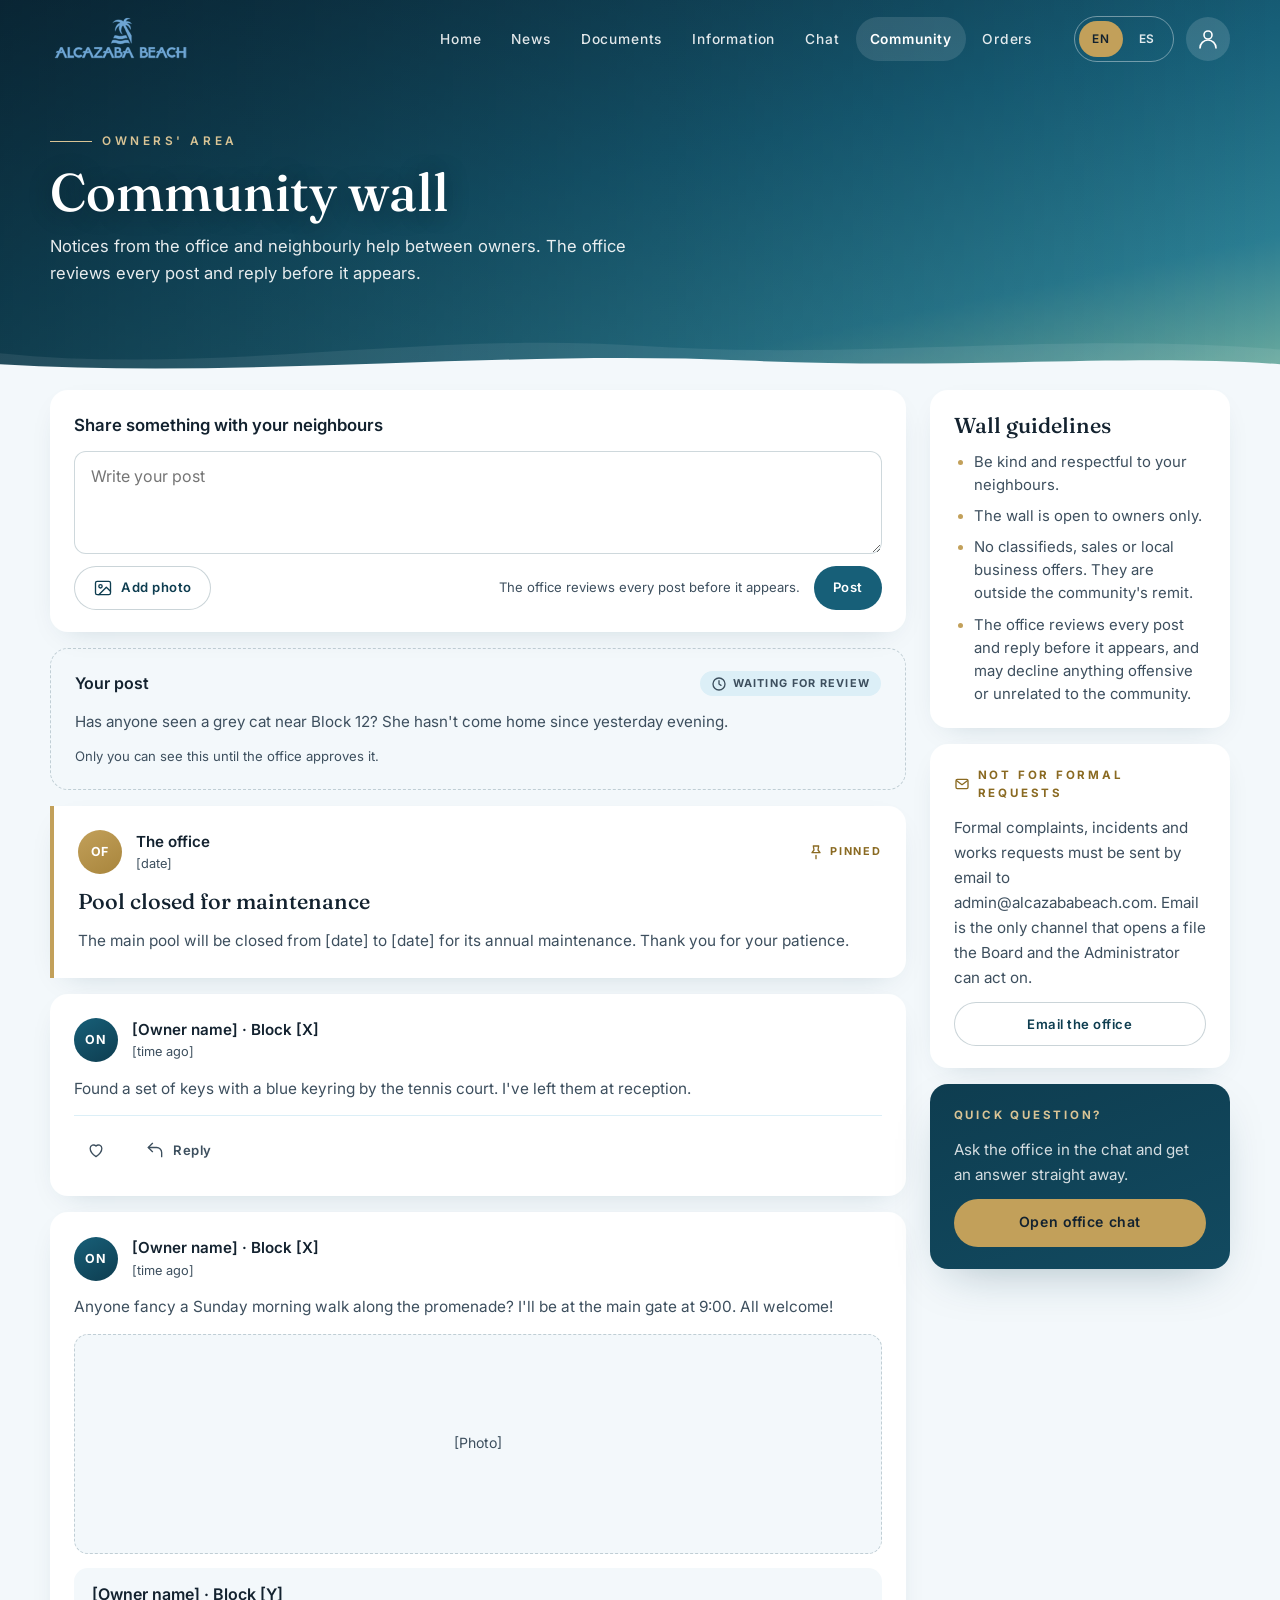
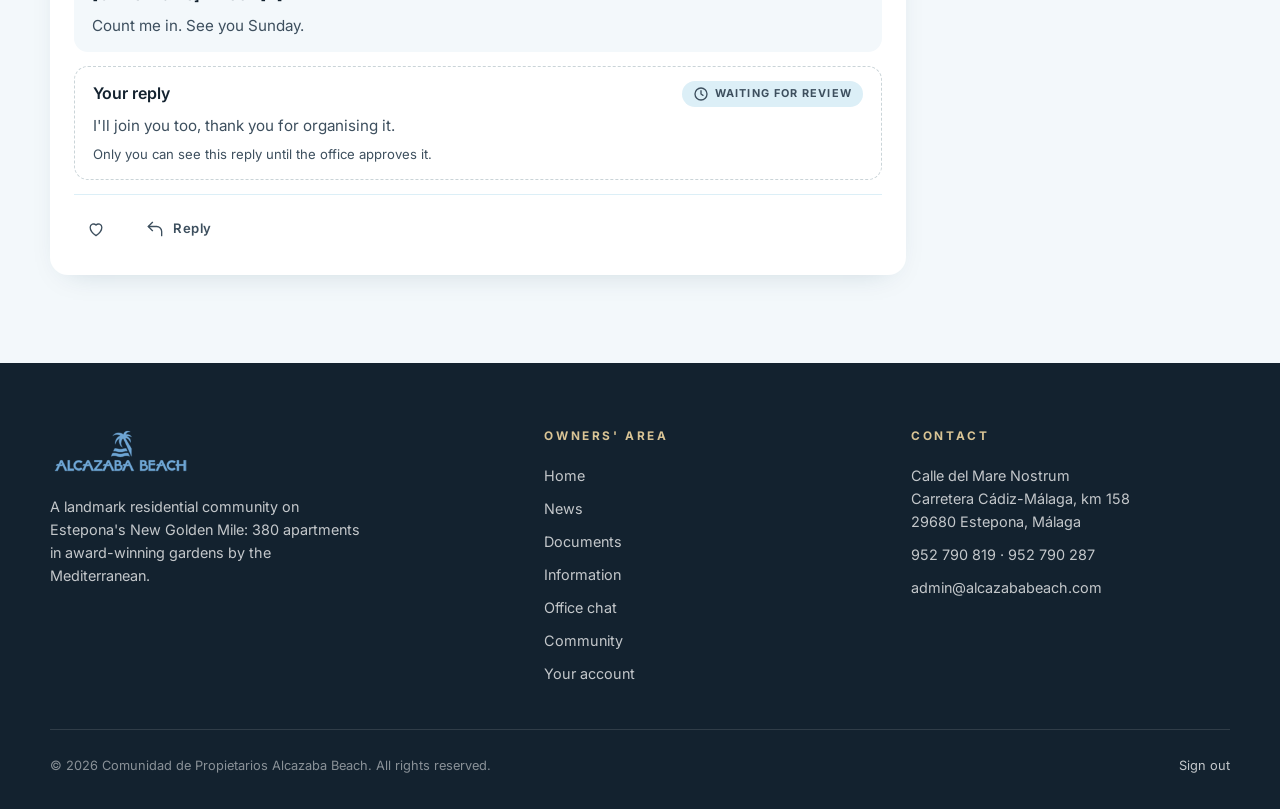
<file: community.html>
<!doctype html>
<html lang="en">
<head>
<meta charset="utf-8">
<meta name="viewport" content="width=device-width, initial-scale=1">
<link rel="preconnect" href="https://fonts.googleapis.com">
<link rel="preconnect" href="https://fonts.gstatic.com" crossorigin>
<link href="https://fonts.googleapis.com/css2?family=Fraunces:ital,wght@0,400;0,500;0,600;1,500&amp;family=Inter:wght@400;500;600;700&amp;display=swap" rel="stylesheet">
<link rel="stylesheet" href="assets/css/styles.css?v=2026-11-20c">
<title data-i18n="title.community">Community wall · Alcazaba Beach owners' area</title>
</head>
<body data-page="community">
<svg xmlns="http://www.w3.org/2000/svg" style="display:none" aria-hidden="true">
<symbol id="waves" viewBox="0 0 160 40"><path d="M2 14c13-10 24-10 39 0s26 10 39 0 26-10 39 0 26 10 39 0" fill="none" style="stroke: var(--wave-a, #7FB9D3)" stroke-width="2.5" stroke-linecap="round"/><path d="M2 30c13-10 24-10 39 0s26 10 39 0 26-10 39 0 26 10 39 0" fill="none" style="stroke: var(--wave-b, #0B4F6C)" stroke-width="2.5" stroke-linecap="round"/></symbol>
<symbol id="i-doc" viewBox="0 0 24 24"><path d="M14 3H7a2 2 0 0 0-2 2v14a2 2 0 0 0 2 2h10a2 2 0 0 0 2-2V8z"/><path d="M14 3v5h5"/><path d="M9 13h6M9 17h6"/></symbol>
<symbol id="i-calendar" viewBox="0 0 24 24"><rect x="3" y="5" width="18" height="16" rx="2"/><path d="M16 3v4M8 3v4M3 10h18"/></symbol>
<symbol id="i-chat" viewBox="0 0 24 24"><path d="M21 12a8 8 0 0 1-11.6 7.1L4 20l1-4.4A8 8 0 1 1 21 12z"/></symbol>
<symbol id="i-people" viewBox="0 0 24 24"><circle cx="9" cy="8" r="3.5"/><path d="M2.5 20a6.5 6.5 0 0 1 13 0"/><path d="M16 4.6a3.5 3.5 0 0 1 0 6.8M18 14.3A6.5 6.5 0 0 1 21.5 20"/></symbol>
<symbol id="i-download" viewBox="0 0 24 24"><path d="M12 3v12M7 10l5 5 5-5M5 21h14"/></symbol>
<symbol id="i-arrow" viewBox="0 0 24 24"><path d="M5 12h14M13 6l6 6-6 6"/></symbol>
<symbol id="i-back" viewBox="0 0 24 24"><path d="M15 5l-7 7 7 7"/></symbol>
<symbol id="i-bag" viewBox="0 0 24 24"><path d="M6 7h12l-1 13H7z"/><path d="M9 7a3 3 0 0 1 6 0"/></symbol>
<symbol id="i-phone" viewBox="0 0 24 24"><rect x="7" y="2" width="10" height="20" rx="2.5"/><path d="M11 18h2"/></symbol>
<symbol id="i-pin" viewBox="0 0 24 24"><path d="M12 17v5M8 3h8l-1 6 3 4H6l3-4z"/></symbol>
<symbol id="i-send" viewBox="0 0 24 24"><path d="M22 2 11 13M22 2l-7 20-4-9-9-4z"/></symbol>
<symbol id="i-clip" viewBox="0 0 24 24"><path d="M21 11.5 12.5 20a5 5 0 0 1-7-7L14 4.5a3.3 3.3 0 0 1 4.7 4.7L10.2 17.7a1.7 1.7 0 0 1-2.4-2.4L15.5 7.6"/></symbol>
<symbol id="i-image" viewBox="0 0 24 24"><rect x="3" y="4" width="18" height="16" rx="2"/><circle cx="9" cy="10" r="2"/><path d="m21 16-5-5-9 9"/></symbol>
<symbol id="i-search" viewBox="0 0 24 24"><circle cx="11" cy="11" r="7"/><path d="m20 20-3.5-3.5"/></symbol>
<symbol id="i-sparkle" viewBox="0 0 24 24"><path d="M12 3l1.8 4.7L18.5 9.5l-4.7 1.8L12 16l-1.8-4.7L5.5 9.5l4.7-1.8z"/><path d="M19 15l.8 2 2 .8-2 .8-.8 2-.8-2-2-.8 2-.8z"/></symbol>
<symbol id="i-check" viewBox="0 0 24 24"><path d="M5 12.5 10 17 19 7"/></symbol>
<symbol id="i-x" viewBox="0 0 24 24"><path d="M6 6l12 12M18 6 6 18"/></symbol>
<symbol id="i-clock" viewBox="0 0 24 24"><circle cx="12" cy="12" r="9"/><path d="M12 7v5l3 2"/></symbol>
<symbol id="i-menu" viewBox="0 0 24 24"><path d="M4 7h16M4 12h16M4 17h16"/></symbol>
<symbol id="i-home" viewBox="0 0 24 24"><path d="M3 11 12 4l9 7"/><path d="M5 10v10h14V10"/></symbol>
<symbol id="i-heart" viewBox="0 0 24 24"><path d="M12 20s-7-4.4-7-10a4 4 0 0 1 7-2.6A4 4 0 0 1 19 10c0 5.6-7 10-7 10z"/></symbol>
<symbol id="i-reply" viewBox="0 0 24 24"><path d="M9 14 4 9l5-5"/><path d="M4 9h10a6 6 0 0 1 6 6v5"/></symbol>
<symbol id="i-user" viewBox="0 0 24 24"><circle cx="12" cy="8" r="4"/><path d="M4 21a8 8 0 0 1 16 0"/></symbol>
<symbol id="i-plus" viewBox="0 0 24 24"><path d="M12 5v14M5 12h14"/></symbol>
<symbol id="i-logout" viewBox="0 0 24 24"><path d="M15 4h3a2 2 0 0 1 2 2v12a2 2 0 0 1-2 2h-3"/><path d="M10 17l-5-5 5-5M5 12h11"/></symbol>
<symbol id="i-tools" viewBox="0 0 24 24"><path d="M14.7 6.3a4 4 0 0 0-5.4 5.4L3 18l3 3 6.3-6.3a4 4 0 0 0 5.4-5.4l-2.6 2.6-2.4-.6-.6-2.4z"/></symbol>
<symbol id="i-news" viewBox="0 0 24 24"><path d="M4 5h13v14a1 1 0 0 0 1 1H6a2 2 0 0 1-2-2z"/><path d="M17 9h3v9a2 2 0 0 1-2 2"/><path d="M7.5 9h6M7.5 12.5h6M7.5 16h4"/></symbol>
<symbol id="i-info" viewBox="0 0 24 24"><circle cx="12" cy="12" r="9"/><path d="M12 11v6M12 7.5v.5"/></symbol>
<symbol id="i-mail" viewBox="0 0 24 24"><rect x="3" y="5" width="18" height="14" rx="2"/><path d="m4 7 8 6 8-6"/></symbol>
<symbol id="i-alert" viewBox="0 0 24 24"><path d="M12 3 2 20h20z"/><path d="M12 10v4M12 17v.5"/></symbol>
</svg>
<a class="skip-link" href="#main" data-i18n="common.skip">Skip to content</a>
<header class="site-header">
  <div class="header-inner">
    <a class="brand" href="home.html" aria-label="Alcazaba Beach owners' area, home" data-i18n-aria-label="common.homeLink">
      <img class="logo" src="assets/img/al_beach_logo.png" alt="Alcazaba Beach" width="224" height="79">
    </a>
    <nav class="main-nav" aria-label="Owners' area" data-i18n-aria-label="nav.label">
      <a class="nav-link" data-nav="home" href="home.html" data-i18n="nav.home">Home</a>
      <a class="nav-link" data-nav="news" href="news.html" data-i18n="nav.news">News</a>
      <a class="nav-link" data-nav="documents" href="documents.html" data-i18n="nav.documents">Documents</a>
      <a class="nav-link" data-nav="information" href="information.html" data-i18n="nav.information">Information</a>
      <a class="nav-link" data-nav="chat" href="chat.html" data-i18n="nav.chatShort">Chat</a>
      <a class="nav-link" data-nav="community" aria-current="page" href="community.html" data-i18n="nav.community">Community</a>
      <a class="nav-link" data-nav="orders" href="coming-soon.html?page=orders" data-i18n="nav.orders">Orders</a>
    </nav>
    <div class="header-actions">
      <div class="lang-toggle" role="group" aria-label="Language" data-i18n-aria-label="common.language">
        <button type="button" class="lang-btn" data-lang="en" aria-pressed="true">EN</button>
        <button type="button" class="lang-btn" data-lang="es" aria-pressed="false">ES</button>
      </div>
      <a class="account-btn" data-nav="account" href="account.html" aria-label="Your account" data-i18n-aria-label="common.account">
        <svg class="icon icon--lg" aria-hidden="true"><use href="#i-user"></use></svg>
      </a>
    </div>
  </div>
</header>
<section class="page-hero">
  <div class="hero-inner">
    <div class="hero-text">
      <p class="hero-kicker" data-i18n="login.eyebrow">Owners' area</p>
      <h1 class="hero-title" data-i18n="home.wall">Community wall</h1>
      <p class="hero-lead" data-i18n="wall.intro">Notices from the office and neighbourly help between owners. The office reviews every post and reply before it appears.</p>
    </div>
  </div>
</section>
<main id="main" class="container">

  <div class="row">
    <section class="stack grow-main" aria-label="Posts" data-i18n-aria-label="wall.postsLabel">

      <div class="card card--tight">
        <label class="h4" for="post" data-i18n="wall.share">Share something with your neighbours</label>
        <textarea class="textarea" id="post" rows="3" placeholder="Write your post" data-i18n-placeholder="wall.placeholder"></textarea>
        <div class="spread">
          <button type="button" class="btn btn--outline btn--sm"><svg class="icon" aria-hidden="true"><use href="#i-image"></use></svg><span data-i18n="wall.addPhoto">Add photo</span></button>
          <div class="cluster" style="gap: 14px">
            <span class="note" data-i18n="wall.reviewNote">The office reviews every post before it appears.</span>
            <button type="button" class="btn btn--primary btn--sm" data-i18n="wall.post">Post</button>
          </div>
        </div>
      </div>

      <div class="card card--dashed card--tight">
        <div class="spread">
          <span class="strong" data-i18n="wall.yourPost">Your post</span>
          <span class="pill pill--muted"><svg class="icon icon--sm" aria-hidden="true"><use href="#i-clock"></use></svg><span data-i18n="wall.waiting">Waiting for review</span></span>
        </div>
        <p class="body">Has anyone seen a grey cat near Block 12? She hasn't come home since yesterday evening.</p>
        <span class="note" data-i18n="wall.onlyYou">Only you can see this until the office approves it.</span>
      </div>

      <article class="card card--sand post">
        <div class="spread">
          <div class="post-head">
            <span class="avatar avatar--lg avatar--sea" aria-hidden="true">OF</span>
            <div><span class="post-author" data-i18n="wall.theOffice">The office</span><span class="post-time" data-i18n="news.date">[date]</span></div>
          </div>
          <span class="pinned-label"><svg class="icon icon--sm" aria-hidden="true"><use href="#i-pin"></use></svg><span data-i18n="wall.pinned">Pinned</span></span>
        </div>
        <h2 class="h3" data-i18n="wall.poolTitle">Pool closed for maintenance</h2>
        <p class="post-text" data-i18n="wall.poolText">The main pool will be closed from [date] to [date] for its annual maintenance. Thank you for your patience.</p>
      </article>

      <article class="card post">
        <div class="post-head">
          <span class="avatar avatar--lg" aria-hidden="true">ON</span>
          <div><span class="post-author" data-i18n="wall.ownerBlockX">[Owner name] · Block [X]</span><span class="post-time" data-i18n="wall.timeAgo">[time ago]</span></div>
        </div>
        <p class="post-text">Found a set of keys with a blue keyring by the tennis court. I've left them at reception.</p>
        <div class="post-actions">
          <button type="button" class="btn btn--ghost btn--sm btn--icon like-btn" aria-pressed="false" aria-label="Like" data-i18n-aria-label="wall.like"><svg class="icon" aria-hidden="true"><use href="#i-heart"></use></svg></button>
          <button type="button" class="btn btn--ghost btn--sm"><svg class="icon" aria-hidden="true"><use href="#i-reply"></use></svg><span data-i18n="wall.reply">Reply</span></button>
        </div>
      </article>

      <article class="card post">
        <div class="post-head">
          <span class="avatar avatar--lg" aria-hidden="true">ON</span>
          <div><span class="post-author" data-i18n="wall.ownerBlockX">[Owner name] · Block [X]</span><span class="post-time" data-i18n="wall.timeAgo">[time ago]</span></div>
        </div>
        <p class="post-text">Anyone fancy a Sunday morning walk along the promenade? I'll be at the main gate at 9:00. All welcome!</p>
        <div class="photo-ph" data-i18n="wall.photo">[Photo]</div>
        <div class="reply">
          <span class="strong" data-i18n="wall.ownerBlockY">[Owner name] · Block [Y]</span>
          <span class="body">Count me in. See you Sunday.</span>
        </div>
        <div class="reply reply--pending">
          <span class="spread">
            <span class="strong" data-i18n="wall.yourReply">Your reply</span>
            <span class="pill pill--muted"><svg class="icon icon--sm" aria-hidden="true"><use href="#i-clock"></use></svg><span data-i18n="wall.waiting">Waiting for review</span></span>
          </span>
          <span class="body">I'll join you too, thank you for organising it.</span>
          <span class="note" data-i18n="wall.onlyYouReply">Only you can see this reply until the office approves it.</span>
        </div>
        <div class="post-actions">
          <button type="button" class="btn btn--ghost btn--sm btn--icon like-btn" aria-pressed="false" aria-label="Like" data-i18n-aria-label="wall.like"><svg class="icon" aria-hidden="true"><use href="#i-heart"></use></svg></button>
          <button type="button" class="btn btn--ghost btn--sm"><svg class="icon" aria-hidden="true"><use href="#i-reply"></use></svg><span data-i18n="wall.reply">Reply</span></button>
        </div>
      </article>
    </section>

    <aside class="stack grow-side">
      <div class="card card--tight">
        <h2 class="h3" data-i18n="wall.guidelines">Wall guidelines</h2>
        <ul class="bullets">
          <li data-i18n="wall.rule1">Be kind and respectful to your neighbours.</li>
          <li data-i18n="wall.rule2">The wall is open to owners only.</li>
          <li data-i18n="wall.rule3">No classifieds, sales or local business offers. They are outside the community's remit.</li>
          <li data-i18n="wall.rule4">The office reviews every post and reply before it appears, and may decline anything offensive or unrelated to the community.</li>
        </ul>
      </div>
      <div class="card card--tight">
        <span class="eyebrow"><svg class="icon icon--sm" aria-hidden="true"><use href="#i-mail"></use></svg><span data-i18n="wall.formalEyebrow">Not for formal requests</span></span>
        <p class="body" data-i18n="wall.formalText">Formal complaints, incidents and works requests must be sent by email to admin@alcazababeach.com. Email is the only channel that opens a file the Board and the Administrator can act on.</p>
        <a class="btn btn--outline btn--sm" href="mailto:admin@alcazababeach.com" data-i18n="info.emailOffice">Email the office</a>
      </div>
      <div class="card card--sea card--tight">
        <span class="eyebrow" data-i18n="wall.needOffice">Quick question?</span>
        <p class="body" data-i18n="wall.needOfficeText">Ask the office in the chat and get an answer straight away.</p>
        <a class="btn btn--light" href="chat.html" data-i18n="wall.openChat">Open office chat</a>
      </div>
    </aside>
  </div>
</main>
<footer class="site-footer">
  <div class="footer-inner">
    <div class="footer-grid">
      <div class="footer-brand">
        <img class="logo" src="assets/img/al_beach_logo.png" alt="Alcazaba Beach" width="224" height="79">
        <p data-i18n="footer.about">A landmark residential community on Estepona's New Golden Mile: 380 apartments in award-winning gardens by the Mediterranean.</p>
      </div>
      <div class="footer-nav">
        <h2 class="footer-title" data-i18n="nav.label">Owners' area</h2>
        <ul>
          <li><a href="home.html" data-i18n="nav.home">Home</a></li>
          <li><a href="news.html" data-i18n="nav.news">News</a></li>
          <li><a href="documents.html" data-i18n="nav.documents">Documents</a></li>
          <li><a href="information.html" data-i18n="nav.information">Information</a></li>
          <li><a href="chat.html" data-i18n="nav.chat">Office chat</a></li>
          <li><a href="community.html" data-i18n="nav.community">Community</a></li>
          <li><a href="account.html" data-i18n="common.account">Your account</a></li>
        </ul>
      </div>
      <div>
        <h2 class="footer-title" data-i18n="footer.contact">Contact</h2>
        <ul>
          <li>Calle del Mare Nostrum<br>Carretera C&aacute;diz-M&aacute;laga, km 158<br>29680 Estepona, M&aacute;laga</li>
          <li><a href="tel:+34952790819">952 790 819</a> &middot; <a href="tel:+34952790287">952 790 287</a></li>
          <li><a href="mailto:admin@alcazababeach.com">admin@alcazababeach.com</a></li>
        </ul>
      </div>
    </div>
    <div class="footer-bottom">
      <span data-i18n="footer.rights">&copy; 2026 Comunidad de Propietarios Alcazaba Beach. All rights reserved.</span>
      <a class="footer-signout" href="index.html" data-i18n="nav.signOut">Sign out</a>
    </div>
  </div>
</footer>
<nav class="tab-bar" aria-label="Owners' area" data-i18n-aria-label="nav.label">
  <a class="tab-item" data-nav="home" href="home.html"><span class="tab-icon"><svg class="icon" aria-hidden="true"><use href="#i-home"></use></svg></span><span data-i18n="nav.home">Home</span></a>
  <a class="tab-item" data-nav="documents" href="documents.html"><span class="tab-icon"><svg class="icon" aria-hidden="true"><use href="#i-doc"></use></svg></span><span data-i18n="nav.documents">Documents</span></a>
  <a class="tab-item" data-nav="chat" href="chat.html"><span class="tab-icon"><svg class="icon" aria-hidden="true"><use href="#i-chat"></use></svg></span><span data-i18n="nav.chatShort">Chat</span></a>
  <a class="tab-item" data-nav="community" aria-current="page" href="community.html"><span class="tab-icon"><svg class="icon" aria-hidden="true"><use href="#i-people"></use></svg></span><span data-i18n="nav.community">Community</span></a>
  <button type="button" class="tab-item" data-more-toggle aria-expanded="false" aria-controls="more-sheet"><span class="tab-icon"><svg class="icon" aria-hidden="true"><use href="#i-menu"></use></svg></span><span data-i18n="nav.more">More</span></button>
</nav>
<div class="more-sheet" id="more-sheet" hidden>
  <a class="more-link" data-nav="news" href="news.html"><svg class="icon" aria-hidden="true"><use href="#i-news"></use></svg><span data-i18n="nav.news">News</span></a>
  <a class="more-link" data-nav="information" href="information.html"><svg class="icon" aria-hidden="true"><use href="#i-info"></use></svg><span data-i18n="nav.information">Information</span></a>
  <a class="more-link" data-nav="orders" href="coming-soon.html?page=orders"><svg class="icon" aria-hidden="true"><use href="#i-bag"></use></svg><span data-i18n="nav.orders">Orders</span></a>
  <a class="more-link" data-nav="account" href="account.html"><svg class="icon" aria-hidden="true"><use href="#i-user"></use></svg><span data-i18n="common.account">Your account</span></a>
  <a class="more-link" href="coming-soon.html?page=app"><svg class="icon" aria-hidden="true"><use href="#i-phone"></use></svg><span data-i18n="nav.app">Get the app</span></a>
  <a class="more-link" href="index.html"><svg class="icon" aria-hidden="true"><use href="#i-logout"></use></svg><span data-i18n="nav.signOut">Sign out</span></a>
</div>
<script src="assets/js/i18n.js?v=2026-11-20c"></script>
<script src="assets/js/app.js?v=2026-11-20c"></script>
</body>
</html>
</file>
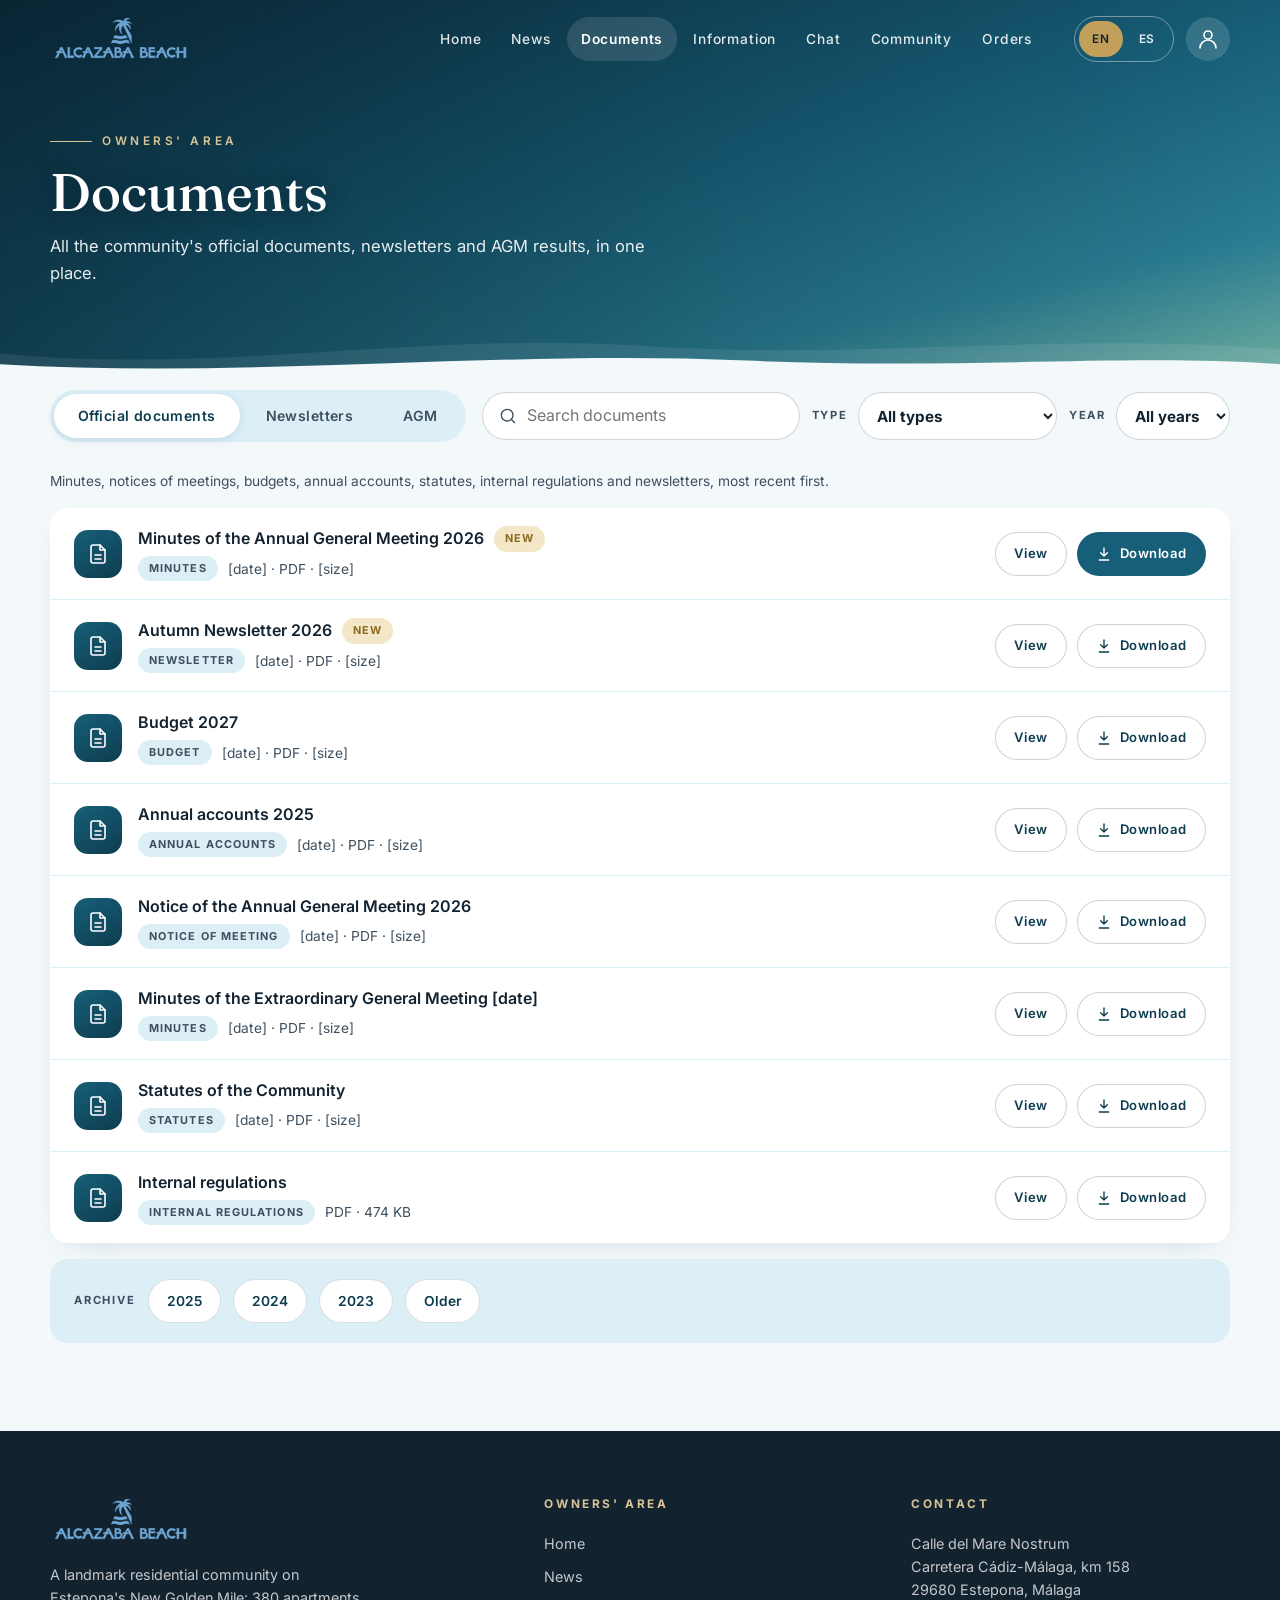
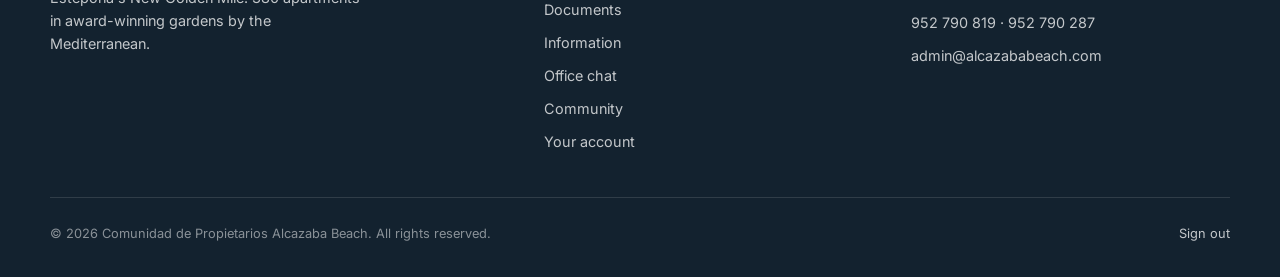
<file: documents.html>
<!doctype html>
<html lang="en">
<head>
<meta charset="utf-8">
<meta name="viewport" content="width=device-width, initial-scale=1">
<link rel="preconnect" href="https://fonts.googleapis.com">
<link rel="preconnect" href="https://fonts.gstatic.com" crossorigin>
<link href="https://fonts.googleapis.com/css2?family=Fraunces:ital,wght@0,400;0,500;0,600;1,500&amp;family=Inter:wght@400;500;600;700&amp;display=swap" rel="stylesheet">
<link rel="stylesheet" href="assets/css/styles.css?v=2026-11-20c">
<title data-i18n="title.documents">Documents · Alcazaba Beach owners' area</title>
</head>
<body data-page="documents">
<svg xmlns="http://www.w3.org/2000/svg" style="display:none" aria-hidden="true">
<symbol id="waves" viewBox="0 0 160 40"><path d="M2 14c13-10 24-10 39 0s26 10 39 0 26-10 39 0 26 10 39 0" fill="none" style="stroke: var(--wave-a, #7FB9D3)" stroke-width="2.5" stroke-linecap="round"/><path d="M2 30c13-10 24-10 39 0s26 10 39 0 26-10 39 0 26 10 39 0" fill="none" style="stroke: var(--wave-b, #0B4F6C)" stroke-width="2.5" stroke-linecap="round"/></symbol>
<symbol id="i-doc" viewBox="0 0 24 24"><path d="M14 3H7a2 2 0 0 0-2 2v14a2 2 0 0 0 2 2h10a2 2 0 0 0 2-2V8z"/><path d="M14 3v5h5"/><path d="M9 13h6M9 17h6"/></symbol>
<symbol id="i-calendar" viewBox="0 0 24 24"><rect x="3" y="5" width="18" height="16" rx="2"/><path d="M16 3v4M8 3v4M3 10h18"/></symbol>
<symbol id="i-chat" viewBox="0 0 24 24"><path d="M21 12a8 8 0 0 1-11.6 7.1L4 20l1-4.4A8 8 0 1 1 21 12z"/></symbol>
<symbol id="i-people" viewBox="0 0 24 24"><circle cx="9" cy="8" r="3.5"/><path d="M2.5 20a6.5 6.5 0 0 1 13 0"/><path d="M16 4.6a3.5 3.5 0 0 1 0 6.8M18 14.3A6.5 6.5 0 0 1 21.5 20"/></symbol>
<symbol id="i-download" viewBox="0 0 24 24"><path d="M12 3v12M7 10l5 5 5-5M5 21h14"/></symbol>
<symbol id="i-arrow" viewBox="0 0 24 24"><path d="M5 12h14M13 6l6 6-6 6"/></symbol>
<symbol id="i-back" viewBox="0 0 24 24"><path d="M15 5l-7 7 7 7"/></symbol>
<symbol id="i-bag" viewBox="0 0 24 24"><path d="M6 7h12l-1 13H7z"/><path d="M9 7a3 3 0 0 1 6 0"/></symbol>
<symbol id="i-phone" viewBox="0 0 24 24"><rect x="7" y="2" width="10" height="20" rx="2.5"/><path d="M11 18h2"/></symbol>
<symbol id="i-pin" viewBox="0 0 24 24"><path d="M12 17v5M8 3h8l-1 6 3 4H6l3-4z"/></symbol>
<symbol id="i-send" viewBox="0 0 24 24"><path d="M22 2 11 13M22 2l-7 20-4-9-9-4z"/></symbol>
<symbol id="i-clip" viewBox="0 0 24 24"><path d="M21 11.5 12.5 20a5 5 0 0 1-7-7L14 4.5a3.3 3.3 0 0 1 4.7 4.7L10.2 17.7a1.7 1.7 0 0 1-2.4-2.4L15.5 7.6"/></symbol>
<symbol id="i-image" viewBox="0 0 24 24"><rect x="3" y="4" width="18" height="16" rx="2"/><circle cx="9" cy="10" r="2"/><path d="m21 16-5-5-9 9"/></symbol>
<symbol id="i-search" viewBox="0 0 24 24"><circle cx="11" cy="11" r="7"/><path d="m20 20-3.5-3.5"/></symbol>
<symbol id="i-sparkle" viewBox="0 0 24 24"><path d="M12 3l1.8 4.7L18.5 9.5l-4.7 1.8L12 16l-1.8-4.7L5.5 9.5l4.7-1.8z"/><path d="M19 15l.8 2 2 .8-2 .8-.8 2-.8-2-2-.8 2-.8z"/></symbol>
<symbol id="i-check" viewBox="0 0 24 24"><path d="M5 12.5 10 17 19 7"/></symbol>
<symbol id="i-x" viewBox="0 0 24 24"><path d="M6 6l12 12M18 6 6 18"/></symbol>
<symbol id="i-clock" viewBox="0 0 24 24"><circle cx="12" cy="12" r="9"/><path d="M12 7v5l3 2"/></symbol>
<symbol id="i-menu" viewBox="0 0 24 24"><path d="M4 7h16M4 12h16M4 17h16"/></symbol>
<symbol id="i-home" viewBox="0 0 24 24"><path d="M3 11 12 4l9 7"/><path d="M5 10v10h14V10"/></symbol>
<symbol id="i-heart" viewBox="0 0 24 24"><path d="M12 20s-7-4.4-7-10a4 4 0 0 1 7-2.6A4 4 0 0 1 19 10c0 5.6-7 10-7 10z"/></symbol>
<symbol id="i-reply" viewBox="0 0 24 24"><path d="M9 14 4 9l5-5"/><path d="M4 9h10a6 6 0 0 1 6 6v5"/></symbol>
<symbol id="i-user" viewBox="0 0 24 24"><circle cx="12" cy="8" r="4"/><path d="M4 21a8 8 0 0 1 16 0"/></symbol>
<symbol id="i-plus" viewBox="0 0 24 24"><path d="M12 5v14M5 12h14"/></symbol>
<symbol id="i-logout" viewBox="0 0 24 24"><path d="M15 4h3a2 2 0 0 1 2 2v12a2 2 0 0 1-2 2h-3"/><path d="M10 17l-5-5 5-5M5 12h11"/></symbol>
<symbol id="i-tools" viewBox="0 0 24 24"><path d="M14.7 6.3a4 4 0 0 0-5.4 5.4L3 18l3 3 6.3-6.3a4 4 0 0 0 5.4-5.4l-2.6 2.6-2.4-.6-.6-2.4z"/></symbol>
<symbol id="i-news" viewBox="0 0 24 24"><path d="M4 5h13v14a1 1 0 0 0 1 1H6a2 2 0 0 1-2-2z"/><path d="M17 9h3v9a2 2 0 0 1-2 2"/><path d="M7.5 9h6M7.5 12.5h6M7.5 16h4"/></symbol>
<symbol id="i-info" viewBox="0 0 24 24"><circle cx="12" cy="12" r="9"/><path d="M12 11v6M12 7.5v.5"/></symbol>
<symbol id="i-mail" viewBox="0 0 24 24"><rect x="3" y="5" width="18" height="14" rx="2"/><path d="m4 7 8 6 8-6"/></symbol>
<symbol id="i-alert" viewBox="0 0 24 24"><path d="M12 3 2 20h20z"/><path d="M12 10v4M12 17v.5"/></symbol>
</svg>
<a class="skip-link" href="#main" data-i18n="common.skip">Skip to content</a>
<header class="site-header">
  <div class="header-inner">
    <a class="brand" href="home.html" aria-label="Alcazaba Beach owners' area, home" data-i18n-aria-label="common.homeLink">
      <img class="logo" src="assets/img/al_beach_logo.png" alt="Alcazaba Beach" width="224" height="79">
    </a>
    <nav class="main-nav" aria-label="Owners' area" data-i18n-aria-label="nav.label">
      <a class="nav-link" data-nav="home" href="home.html" data-i18n="nav.home">Home</a>
      <a class="nav-link" data-nav="news" href="news.html" data-i18n="nav.news">News</a>
      <a class="nav-link" data-nav="documents" aria-current="page" href="documents.html" data-i18n="nav.documents">Documents</a>
      <a class="nav-link" data-nav="information" href="information.html" data-i18n="nav.information">Information</a>
      <a class="nav-link" data-nav="chat" href="chat.html" data-i18n="nav.chatShort">Chat</a>
      <a class="nav-link" data-nav="community" href="community.html" data-i18n="nav.community">Community</a>
      <a class="nav-link" data-nav="orders" href="coming-soon.html?page=orders" data-i18n="nav.orders">Orders</a>
    </nav>
    <div class="header-actions">
      <div class="lang-toggle" role="group" aria-label="Language" data-i18n-aria-label="common.language">
        <button type="button" class="lang-btn" data-lang="en" aria-pressed="true">EN</button>
        <button type="button" class="lang-btn" data-lang="es" aria-pressed="false">ES</button>
      </div>
      <a class="account-btn" data-nav="account" href="account.html" aria-label="Your account" data-i18n-aria-label="common.account">
        <svg class="icon icon--lg" aria-hidden="true"><use href="#i-user"></use></svg>
      </a>
    </div>
  </div>
</header>
<section class="page-hero">
  <div class="hero-inner">
    <div class="hero-text">
      <p class="hero-kicker" data-i18n="login.eyebrow">Owners' area</p>
      <h1 class="hero-title" data-i18n="nav.documents">Documents</h1>
      <p class="hero-lead" data-i18n="docs.intro">All the community's official documents, newsletters and AGM results, in one place.</p>
    </div>
  </div>
</section>
<main id="main" class="container">

  <div class="toolbar">
    <div class="tabs" role="tablist" aria-label="Document type" data-i18n-aria-label="docs.typeLabel">
      <button type="button" class="tab" role="tab" id="tab-official" data-tab="official" aria-controls="panel-official" aria-selected="true" data-i18n="docs.officialTab">Official documents</button>
      <button type="button" class="tab" role="tab" id="tab-newsletters" data-tab="newsletters" aria-controls="panel-newsletters" aria-selected="false" data-i18n="docs.newsletters">Newsletters</button>
      <button type="button" class="tab" role="tab" id="tab-agm" data-tab="agm" aria-controls="panel-agm" aria-selected="false" data-i18n="docs.agmTab">AGM</button>
    </div>
    <div class="filters">
      <div class="search">
        <label class="sr-only" for="doc-search" data-i18n="docs.search">Search documents</label>
        <svg class="icon" aria-hidden="true"><use href="#i-search"></use></svg>
        <input class="input" id="doc-search" type="search" placeholder="Search documents" data-i18n-placeholder="docs.search">
      </div>
      <label class="year"><span data-i18n="docs.type">Type</span>
        <select class="select">
          <option data-i18n="docs.allTypes">All types</option>
          <option data-i18n="docs.typeMinutes">Minutes</option>
          <option data-i18n="docs.typeNotice">Notices of meetings</option>
          <option data-i18n="docs.typeBudget">Budgets</option>
          <option data-i18n="docs.typeAccounts">Annual accounts</option>
          <option data-i18n="docs.typeStatutes">Statutes</option>
          <option data-i18n="docs.typeRegulations">Internal regulations</option>
          <option data-i18n="docs.typeNewsletter">Newsletters</option>
        </select>
      </label>
      <label class="year"><span data-i18n="docs.year">Year</span>
        <select class="select">
          <option data-i18n="docs.allYears">All years</option>
          <option>2026</option>
          <option>2025</option>
          <option>2024</option>
        </select>
      </label>
    </div>
  </div>

  <section id="panel-official" role="tabpanel" aria-labelledby="tab-official" class="stack">
    <p class="meta" data-i18n="docs.officialNote">Minutes, notices of meetings, budgets, annual accounts, statutes, internal regulations and newsletters, most recent first.</p>
    <div class="list">
      <div class="list-row">
        <span class="icon-tile doc-icon"><svg class="icon icon--lg" aria-hidden="true"><use href="#i-doc"></use></svg></span>
        <div class="list-main">
          <span class="cluster"><span class="list-title" data-i18n="docs.oMinutes">Minutes of the Annual General Meeting 2026</span><span class="pill pill--new" data-i18n="common.new">New</span></span>
          <span class="cluster doc-meta"><span class="pill pill--muted" data-i18n="docs.pillMinutes">Minutes</span><span class="meta" data-i18n="docs.dated">[date] · PDF · [size]</span></span>
        </div>
        <div class="cluster">
          <a class="btn btn--outline btn--sm" href="coming-soon.html?page=download" data-i18n="common.view">View</a>
          <a class="btn btn--primary btn--sm" href="coming-soon.html?page=download"><svg class="icon icon--sm" aria-hidden="true"><use href="#i-download"></use></svg><span data-i18n="common.download">Download</span></a>
        </div>
      </div>
      <div class="list-row">
        <span class="icon-tile doc-icon"><svg class="icon icon--lg" aria-hidden="true"><use href="#i-doc"></use></svg></span>
        <div class="list-main">
          <span class="cluster"><span class="list-title" data-i18n="docs.autumn">Autumn Newsletter 2026</span><span class="pill pill--new" data-i18n="common.new">New</span></span>
          <span class="cluster doc-meta"><span class="pill pill--muted" data-i18n="docs.pillNewsletter">Newsletter</span><span class="meta" data-i18n="docs.dated">[date] · PDF · [size]</span></span>
        </div>
        <div class="cluster">
          <a class="btn btn--outline btn--sm" href="coming-soon.html?page=download" data-i18n="common.view">View</a>
          <a class="btn btn--outline btn--sm" href="coming-soon.html?page=download"><svg class="icon icon--sm" aria-hidden="true"><use href="#i-download"></use></svg><span data-i18n="common.download">Download</span></a>
        </div>
      </div>
      <div class="list-row">
        <span class="icon-tile doc-icon"><svg class="icon icon--lg" aria-hidden="true"><use href="#i-doc"></use></svg></span>
        <div class="list-main">
          <span class="cluster"><span class="list-title" data-i18n="docs.oBudget">Budget 2027</span></span>
          <span class="cluster doc-meta"><span class="pill pill--muted" data-i18n="docs.pillBudget">Budget</span><span class="meta" data-i18n="docs.dated">[date] · PDF · [size]</span></span>
        </div>
        <div class="cluster">
          <a class="btn btn--outline btn--sm" href="coming-soon.html?page=download" data-i18n="common.view">View</a>
          <a class="btn btn--outline btn--sm" href="coming-soon.html?page=download"><svg class="icon icon--sm" aria-hidden="true"><use href="#i-download"></use></svg><span data-i18n="common.download">Download</span></a>
        </div>
      </div>
      <div class="list-row">
        <span class="icon-tile doc-icon"><svg class="icon icon--lg" aria-hidden="true"><use href="#i-doc"></use></svg></span>
        <div class="list-main">
          <span class="cluster"><span class="list-title" data-i18n="docs.oAccounts">Annual accounts 2025</span></span>
          <span class="cluster doc-meta"><span class="pill pill--muted" data-i18n="docs.pillAccounts">Annual accounts</span><span class="meta" data-i18n="docs.dated">[date] · PDF · [size]</span></span>
        </div>
        <div class="cluster">
          <a class="btn btn--outline btn--sm" href="coming-soon.html?page=download" data-i18n="common.view">View</a>
          <a class="btn btn--outline btn--sm" href="coming-soon.html?page=download"><svg class="icon icon--sm" aria-hidden="true"><use href="#i-download"></use></svg><span data-i18n="common.download">Download</span></a>
        </div>
      </div>
      <div class="list-row">
        <span class="icon-tile doc-icon"><svg class="icon icon--lg" aria-hidden="true"><use href="#i-doc"></use></svg></span>
        <div class="list-main">
          <span class="cluster"><span class="list-title" data-i18n="docs.oNotice">Notice of the Annual General Meeting 2026</span></span>
          <span class="cluster doc-meta"><span class="pill pill--muted" data-i18n="docs.pillNotice">Notice of meeting</span><span class="meta" data-i18n="docs.dated">[date] · PDF · [size]</span></span>
        </div>
        <div class="cluster">
          <a class="btn btn--outline btn--sm" href="coming-soon.html?page=download" data-i18n="common.view">View</a>
          <a class="btn btn--outline btn--sm" href="coming-soon.html?page=download"><svg class="icon icon--sm" aria-hidden="true"><use href="#i-download"></use></svg><span data-i18n="common.download">Download</span></a>
        </div>
      </div>
      <div class="list-row">
        <span class="icon-tile doc-icon"><svg class="icon icon--lg" aria-hidden="true"><use href="#i-doc"></use></svg></span>
        <div class="list-main">
          <span class="cluster"><span class="list-title" data-i18n="docs.oExtraMinutes">Minutes of the Extraordinary General Meeting [date]</span></span>
          <span class="cluster doc-meta"><span class="pill pill--muted" data-i18n="docs.pillMinutes">Minutes</span><span class="meta" data-i18n="docs.dated">[date] · PDF · [size]</span></span>
        </div>
        <div class="cluster">
          <a class="btn btn--outline btn--sm" href="coming-soon.html?page=download" data-i18n="common.view">View</a>
          <a class="btn btn--outline btn--sm" href="coming-soon.html?page=download"><svg class="icon icon--sm" aria-hidden="true"><use href="#i-download"></use></svg><span data-i18n="common.download">Download</span></a>
        </div>
      </div>
      <div class="list-row">
        <span class="icon-tile doc-icon"><svg class="icon icon--lg" aria-hidden="true"><use href="#i-doc"></use></svg></span>
        <div class="list-main">
          <span class="cluster"><span class="list-title" data-i18n="docs.oStatutes">Statutes of the Community</span></span>
          <span class="cluster doc-meta"><span class="pill pill--muted" data-i18n="docs.pillStatutes">Statutes</span><span class="meta" data-i18n="docs.dated">[date] · PDF · [size]</span></span>
        </div>
        <div class="cluster">
          <a class="btn btn--outline btn--sm" href="coming-soon.html?page=download" data-i18n="common.view">View</a>
          <a class="btn btn--outline btn--sm" href="coming-soon.html?page=download"><svg class="icon icon--sm" aria-hidden="true"><use href="#i-download"></use></svg><span data-i18n="common.download">Download</span></a>
        </div>
      </div>
      <div class="list-row">
        <span class="icon-tile doc-icon"><svg class="icon icon--lg" aria-hidden="true"><use href="#i-doc"></use></svg></span>
        <div class="list-main">
          <span class="cluster"><span class="list-title" data-i18n="docs.oRegulations">Internal regulations</span></span>
          <span class="cluster doc-meta"><span class="pill pill--muted" data-i18n="docs.pillRegulations">Internal regulations</span><span class="meta" data-i18n="docs.regulationsSize">PDF · 474 KB</span></span>
        </div>
        <div class="cluster">
          <a class="btn btn--outline btn--sm" href="assets/docs/internal-regulations-en.pdf" data-href-es="assets/docs/reglamento-regimen-interior-es.pdf" target="_blank" rel="noopener" data-i18n="common.view">View</a>
          <a class="btn btn--outline btn--sm" href="assets/docs/internal-regulations-en.pdf" data-href-es="assets/docs/reglamento-regimen-interior-es.pdf" download><svg class="icon icon--sm" aria-hidden="true"><use href="#i-download"></use></svg><span data-i18n="common.download">Download</span></a>
        </div>
      </div>
    </div>

    <div class="archive">
      <span class="strong" data-i18n="docs.archive">Archive</span>
      <a class="chip-link" href="coming-soon.html?page=archive">2025</a>
      <a class="chip-link" href="coming-soon.html?page=archive">2024</a>
      <a class="chip-link" href="coming-soon.html?page=archive">2023</a>
      <a class="chip-link" href="coming-soon.html?page=archive" data-i18n="docs.older">Older</a>
    </div>
  </section>

  <section id="panel-newsletters" role="tabpanel" aria-labelledby="tab-newsletters" class="stack" hidden>
    <div class="list">
      <div class="list-row">
        <span class="icon-tile doc-icon"><svg class="icon icon--lg" aria-hidden="true"><use href="#i-doc"></use></svg></span>
        <div class="list-main">
          <span class="cluster"><span class="list-title" data-i18n="docs.autumn">Autumn Newsletter 2026</span><span class="pill pill--new" data-i18n="common.new">New</span></span>
          <span class="meta" data-i18n="docs.published">Published [date] · PDF · [size]</span>
        </div>
        <div class="cluster">
          <a class="btn btn--outline btn--sm" href="coming-soon.html?page=download" data-i18n="common.view">View</a>
          <a class="btn btn--primary btn--sm" href="coming-soon.html?page=download"><svg class="icon icon--sm" aria-hidden="true"><use href="#i-download"></use></svg><span data-i18n="common.download">Download</span></a>
        </div>
      </div>
      <div class="list-row">
        <span class="icon-tile doc-icon"><svg class="icon icon--lg" aria-hidden="true"><use href="#i-doc"></use></svg></span>
        <div class="list-main">
          <span class="list-title" data-i18n="docs.summer">Summer Newsletter 2026</span>
          <span class="meta" data-i18n="docs.published">Published [date] · PDF · [size]</span>
        </div>
        <div class="cluster">
          <a class="btn btn--outline btn--sm" href="coming-soon.html?page=download" data-i18n="common.view">View</a>
          <a class="btn btn--outline btn--sm" href="coming-soon.html?page=download"><svg class="icon icon--sm" aria-hidden="true"><use href="#i-download"></use></svg><span data-i18n="common.download">Download</span></a>
        </div>
      </div>
      <div class="list-row">
        <span class="icon-tile doc-icon"><svg class="icon icon--lg" aria-hidden="true"><use href="#i-doc"></use></svg></span>
        <div class="list-main">
          <span class="list-title" data-i18n="docs.spring">Spring Newsletter 2026</span>
          <span class="meta" data-i18n="docs.published">Published [date] · PDF · [size]</span>
        </div>
        <div class="cluster">
          <a class="btn btn--outline btn--sm" href="coming-soon.html?page=download" data-i18n="common.view">View</a>
          <a class="btn btn--outline btn--sm" href="coming-soon.html?page=download"><svg class="icon icon--sm" aria-hidden="true"><use href="#i-download"></use></svg><span data-i18n="common.download">Download</span></a>
        </div>
      </div>
      <div class="list-row">
        <span class="icon-tile doc-icon"><svg class="icon icon--lg" aria-hidden="true"><use href="#i-doc"></use></svg></span>
        <div class="list-main">
          <span class="list-title" data-i18n="docs.winter">Winter Newsletter 2025–26</span>
          <span class="meta" data-i18n="docs.published">Published [date] · PDF · [size]</span>
        </div>
        <div class="cluster">
          <a class="btn btn--outline btn--sm" href="coming-soon.html?page=download" data-i18n="common.view">View</a>
          <a class="btn btn--outline btn--sm" href="coming-soon.html?page=download"><svg class="icon icon--sm" aria-hidden="true"><use href="#i-download"></use></svg><span data-i18n="common.download">Download</span></a>
        </div>
      </div>
    </div>

    <div class="archive">
      <span class="strong" data-i18n="docs.archive">Archive</span>
      <a class="chip-link" href="coming-soon.html?page=archive">2025</a>
      <a class="chip-link" href="coming-soon.html?page=archive">2024</a>
      <a class="chip-link" href="coming-soon.html?page=archive">2023</a>
      <a class="chip-link" href="coming-soon.html?page=archive" data-i18n="docs.older">Older</a>
    </div>
  </section>

  <section id="panel-agm" role="tabpanel" aria-labelledby="tab-agm" class="row" hidden>
    <div class="card grow-main">
      <div class="spread" style="align-items: flex-end">
        <div class="stack stack--sm">
          <span class="eyebrow" data-i18n="docs.heldOn">Held on [date]</span>
          <h2 class="h2" data-i18n="docs.agmResults">AGM 2026 · Results</h2>
        </div>
        <span class="meta" data-i18n="docs.votingNote">Voting takes place at the meeting. Results are published here afterwards.</span>
      </div>
      <div class="vote-list">
        <div class="vote-row">
          <span class="vote-num">1</span>
          <div class="vote-main"><span class="vote-title" data-i18n="vote.accounts">Approval of the 2025 accounts</span><span class="meta" data-i18n="vote.tally">[n] for · [n] against · [n] abstained</span></div>
          <span class="pill pill--ok"><svg class="icon icon--sm" aria-hidden="true"><use href="#i-check"></use></svg><span data-i18n="vote.approved">Approved</span></span>
        </div>
        <div class="vote-row">
          <span class="vote-num">2</span>
          <div class="vote-main"><span class="vote-title" data-i18n="vote.budget">Budget for 2027</span><span class="meta" data-i18n="vote.tally">[n] for · [n] against · [n] abstained</span></div>
          <span class="pill pill--ok"><svg class="icon icon--sm" aria-hidden="true"><use href="#i-check"></use></svg><span data-i18n="vote.approved">Approved</span></span>
        </div>
        <div class="vote-row">
          <span class="vote-num">3</span>
          <div class="vote-main"><span class="vote-title" data-i18n="vote.pool">Resurfacing the pool area</span><span class="meta" data-i18n="vote.tally">[n] for · [n] against · [n] abstained</span></div>
          <span class="pill pill--warn"><svg class="icon icon--sm" aria-hidden="true"><use href="#i-x"></use></svg><span data-i18n="vote.notApproved">Not approved</span></span>
        </div>
        <div class="vote-row">
          <span class="vote-num">4</span>
          <div class="vote-main"><span class="vote-title" data-i18n="vote.president">Election of the community president</span><span class="meta" data-i18n="vote.elected">Luc Theyskens elected · [n] votes</span></div>
          <span class="pill pill--ok"><svg class="icon icon--sm" aria-hidden="true"><use href="#i-check"></use></svg><span data-i18n="vote.electedPill">Elected</span></span>
        </div>
      </div>
    </div>

    <aside class="stack grow-side">
      <div class="card card--tight">
        <h2 class="eyebrow" data-i18n="docs.papers">Meeting papers</h2>
        <a class="paper-link" href="coming-soon.html?page=download"><span data-i18n="docs.agenda">Notice and agenda</span><svg class="icon" aria-hidden="true"><use href="#i-download"></use></svg></a>
        <a class="paper-link" href="coming-soon.html?page=download"><span data-i18n="docs.minutes">Minutes</span><svg class="icon" aria-hidden="true"><use href="#i-download"></use></svg></a>
        <a class="paper-link" href="coming-soon.html?page=download"><span data-i18n="docs.accounts">Annual accounts</span><svg class="icon" aria-hidden="true"><use href="#i-download"></use></svg></a>
      </div>
      <div class="card card--sea card--tight">
        <span class="eyebrow" data-i18n="docs.nextAgm">Next AGM</span>
        <span class="h3" data-i18n="common.dateVenue">[date] · [venue]</span>
        <p class="body" data-i18n="docs.nextAgmText">The agenda will appear here when the office publishes it.</p>
      </div>
      <div class="cluster">
        <span class="meta strong" data-i18n="docs.pastAgms">Past AGMs</span>
        <a class="chip-link" href="coming-soon.html?page=archive">2025</a>
        <a class="chip-link" href="coming-soon.html?page=archive">2024</a>
        <a class="chip-link" href="coming-soon.html?page=archive">2023</a>
      </div>
    </aside>
  </section>
</main>
<footer class="site-footer">
  <div class="footer-inner">
    <div class="footer-grid">
      <div class="footer-brand">
        <img class="logo" src="assets/img/al_beach_logo.png" alt="Alcazaba Beach" width="224" height="79">
        <p data-i18n="footer.about">A landmark residential community on Estepona's New Golden Mile: 380 apartments in award-winning gardens by the Mediterranean.</p>
      </div>
      <div class="footer-nav">
        <h2 class="footer-title" data-i18n="nav.label">Owners' area</h2>
        <ul>
          <li><a href="home.html" data-i18n="nav.home">Home</a></li>
          <li><a href="news.html" data-i18n="nav.news">News</a></li>
          <li><a href="documents.html" data-i18n="nav.documents">Documents</a></li>
          <li><a href="information.html" data-i18n="nav.information">Information</a></li>
          <li><a href="chat.html" data-i18n="nav.chat">Office chat</a></li>
          <li><a href="community.html" data-i18n="nav.community">Community</a></li>
          <li><a href="account.html" data-i18n="common.account">Your account</a></li>
        </ul>
      </div>
      <div>
        <h2 class="footer-title" data-i18n="footer.contact">Contact</h2>
        <ul>
          <li>Calle del Mare Nostrum<br>Carretera C&aacute;diz-M&aacute;laga, km 158<br>29680 Estepona, M&aacute;laga</li>
          <li><a href="tel:+34952790819">952 790 819</a> &middot; <a href="tel:+34952790287">952 790 287</a></li>
          <li><a href="mailto:admin@alcazababeach.com">admin@alcazababeach.com</a></li>
        </ul>
      </div>
    </div>
    <div class="footer-bottom">
      <span data-i18n="footer.rights">&copy; 2026 Comunidad de Propietarios Alcazaba Beach. All rights reserved.</span>
      <a class="footer-signout" href="index.html" data-i18n="nav.signOut">Sign out</a>
    </div>
  </div>
</footer>
<nav class="tab-bar" aria-label="Owners' area" data-i18n-aria-label="nav.label">
  <a class="tab-item" data-nav="home" href="home.html"><span class="tab-icon"><svg class="icon" aria-hidden="true"><use href="#i-home"></use></svg></span><span data-i18n="nav.home">Home</span></a>
  <a class="tab-item" data-nav="documents" aria-current="page" href="documents.html"><span class="tab-icon"><svg class="icon" aria-hidden="true"><use href="#i-doc"></use></svg></span><span data-i18n="nav.documents">Documents</span></a>
  <a class="tab-item" data-nav="chat" href="chat.html"><span class="tab-icon"><svg class="icon" aria-hidden="true"><use href="#i-chat"></use></svg></span><span data-i18n="nav.chatShort">Chat</span></a>
  <a class="tab-item" data-nav="community" href="community.html"><span class="tab-icon"><svg class="icon" aria-hidden="true"><use href="#i-people"></use></svg></span><span data-i18n="nav.community">Community</span></a>
  <button type="button" class="tab-item" data-more-toggle aria-expanded="false" aria-controls="more-sheet"><span class="tab-icon"><svg class="icon" aria-hidden="true"><use href="#i-menu"></use></svg></span><span data-i18n="nav.more">More</span></button>
</nav>
<div class="more-sheet" id="more-sheet" hidden>
  <a class="more-link" data-nav="news" href="news.html"><svg class="icon" aria-hidden="true"><use href="#i-news"></use></svg><span data-i18n="nav.news">News</span></a>
  <a class="more-link" data-nav="information" href="information.html"><svg class="icon" aria-hidden="true"><use href="#i-info"></use></svg><span data-i18n="nav.information">Information</span></a>
  <a class="more-link" data-nav="orders" href="coming-soon.html?page=orders"><svg class="icon" aria-hidden="true"><use href="#i-bag"></use></svg><span data-i18n="nav.orders">Orders</span></a>
  <a class="more-link" data-nav="account" href="account.html"><svg class="icon" aria-hidden="true"><use href="#i-user"></use></svg><span data-i18n="common.account">Your account</span></a>
  <a class="more-link" href="coming-soon.html?page=app"><svg class="icon" aria-hidden="true"><use href="#i-phone"></use></svg><span data-i18n="nav.app">Get the app</span></a>
  <a class="more-link" href="index.html"><svg class="icon" aria-hidden="true"><use href="#i-logout"></use></svg><span data-i18n="nav.signOut">Sign out</span></a>
</div>
<script src="assets/js/i18n.js?v=2026-11-20c"></script>
<script src="assets/js/app.js?v=2026-11-20c"></script>
</body>
</html>
</file>
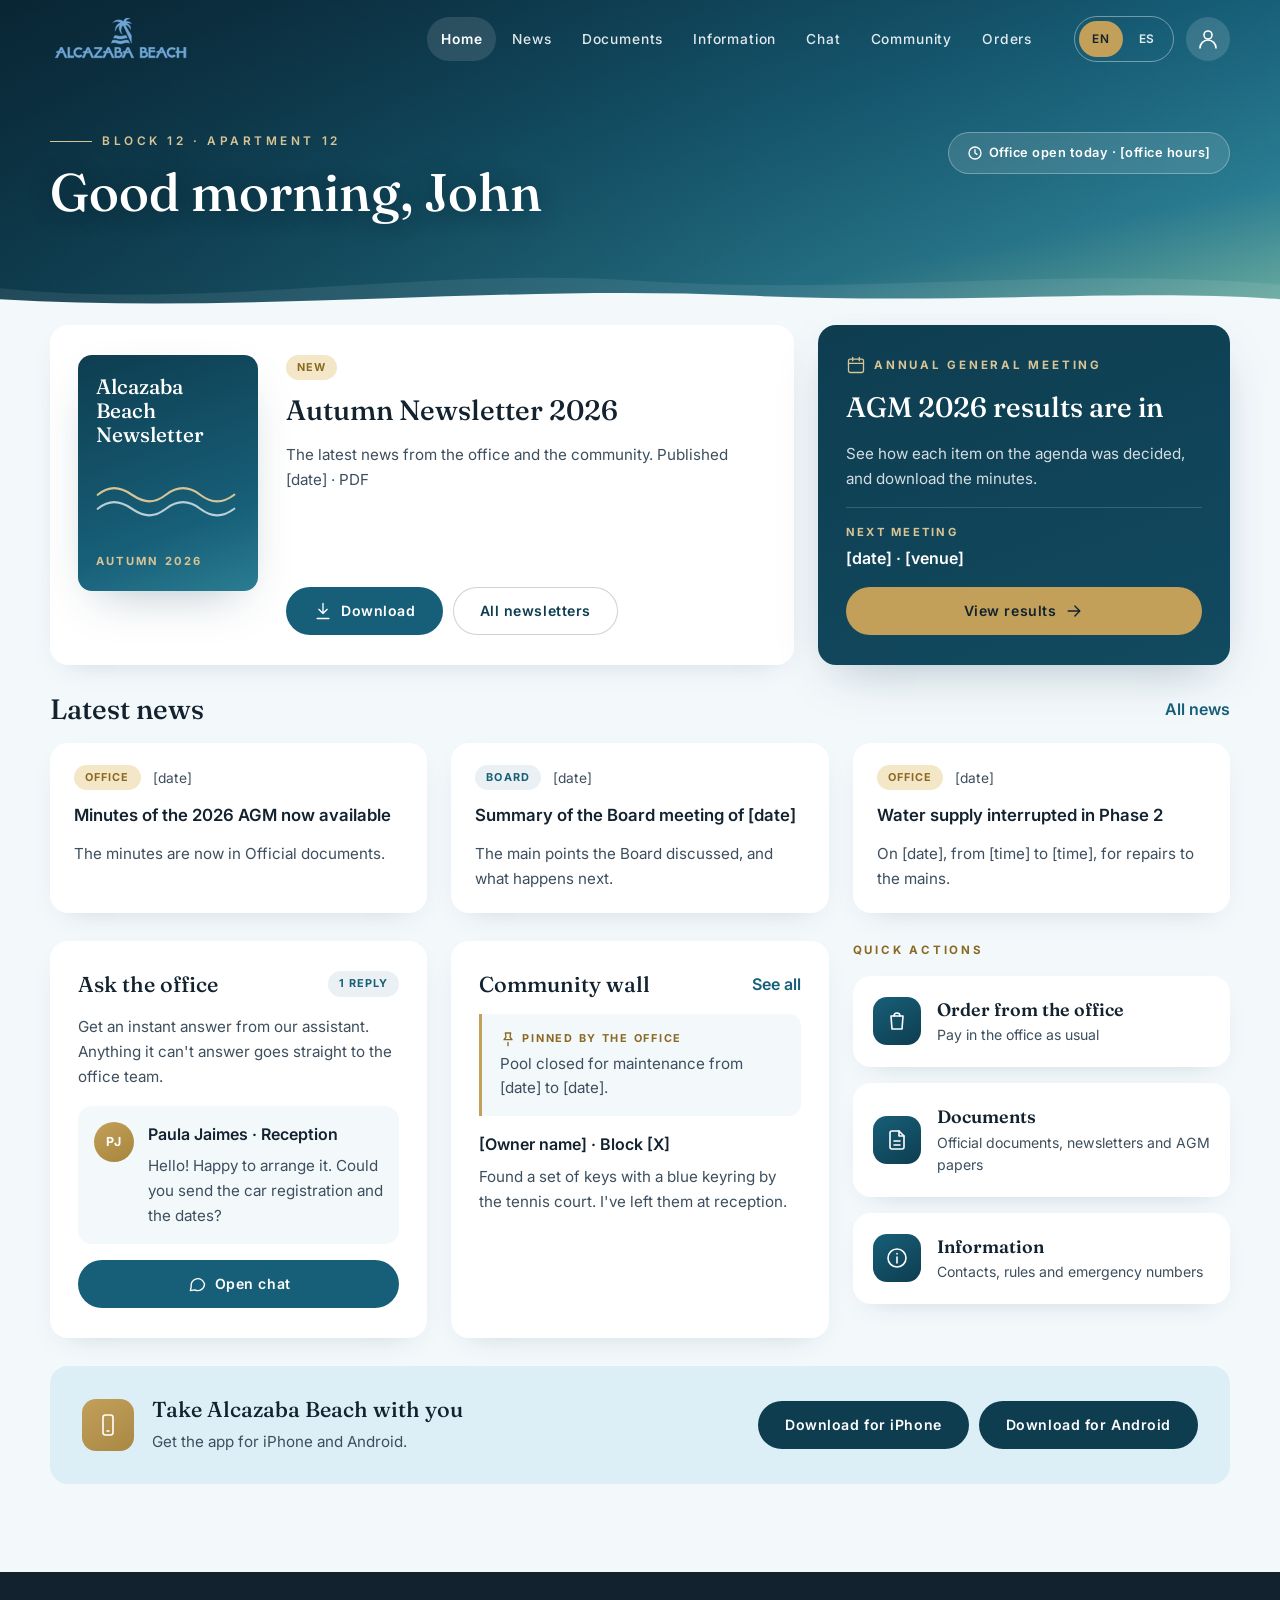
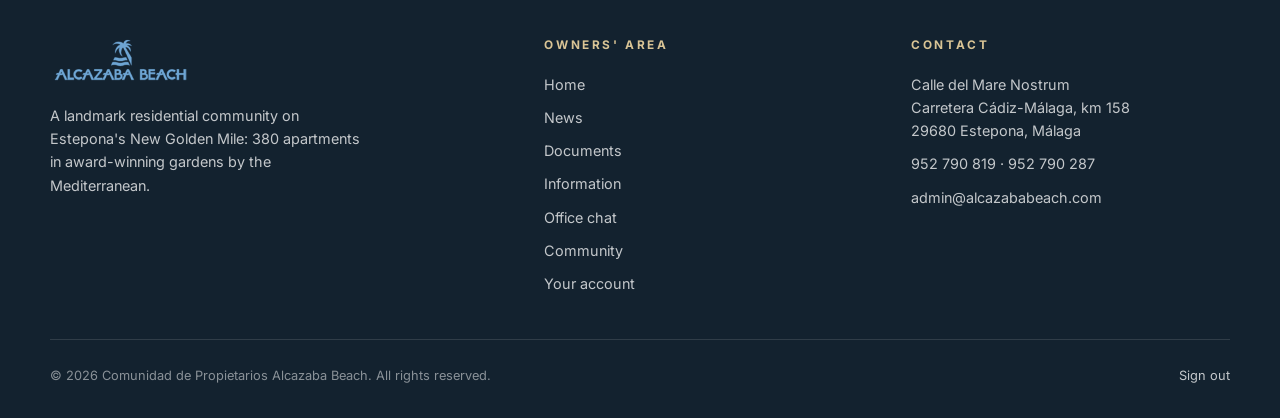
<file: home.html>
<!doctype html>
<html lang="en">
<head>
<meta charset="utf-8">
<meta name="viewport" content="width=device-width, initial-scale=1">
<link rel="preconnect" href="https://fonts.googleapis.com">
<link rel="preconnect" href="https://fonts.gstatic.com" crossorigin>
<link href="https://fonts.googleapis.com/css2?family=Fraunces:ital,wght@0,400;0,500;0,600;1,500&amp;family=Inter:wght@400;500;600;700&amp;display=swap" rel="stylesheet">
<link rel="stylesheet" href="assets/css/styles.css?v=2026-11-20c">
<title data-i18n="title.home">Home · Alcazaba Beach owners' area</title>
</head>
<body data-page="home">
<svg xmlns="http://www.w3.org/2000/svg" style="display:none" aria-hidden="true">
<symbol id="waves" viewBox="0 0 160 40"><path d="M2 14c13-10 24-10 39 0s26 10 39 0 26-10 39 0 26 10 39 0" fill="none" style="stroke: var(--wave-a, #7FB9D3)" stroke-width="2.5" stroke-linecap="round"/><path d="M2 30c13-10 24-10 39 0s26 10 39 0 26-10 39 0 26 10 39 0" fill="none" style="stroke: var(--wave-b, #0B4F6C)" stroke-width="2.5" stroke-linecap="round"/></symbol>
<symbol id="i-doc" viewBox="0 0 24 24"><path d="M14 3H7a2 2 0 0 0-2 2v14a2 2 0 0 0 2 2h10a2 2 0 0 0 2-2V8z"/><path d="M14 3v5h5"/><path d="M9 13h6M9 17h6"/></symbol>
<symbol id="i-calendar" viewBox="0 0 24 24"><rect x="3" y="5" width="18" height="16" rx="2"/><path d="M16 3v4M8 3v4M3 10h18"/></symbol>
<symbol id="i-chat" viewBox="0 0 24 24"><path d="M21 12a8 8 0 0 1-11.6 7.1L4 20l1-4.4A8 8 0 1 1 21 12z"/></symbol>
<symbol id="i-people" viewBox="0 0 24 24"><circle cx="9" cy="8" r="3.5"/><path d="M2.5 20a6.5 6.5 0 0 1 13 0"/><path d="M16 4.6a3.5 3.5 0 0 1 0 6.8M18 14.3A6.5 6.5 0 0 1 21.5 20"/></symbol>
<symbol id="i-download" viewBox="0 0 24 24"><path d="M12 3v12M7 10l5 5 5-5M5 21h14"/></symbol>
<symbol id="i-arrow" viewBox="0 0 24 24"><path d="M5 12h14M13 6l6 6-6 6"/></symbol>
<symbol id="i-back" viewBox="0 0 24 24"><path d="M15 5l-7 7 7 7"/></symbol>
<symbol id="i-bag" viewBox="0 0 24 24"><path d="M6 7h12l-1 13H7z"/><path d="M9 7a3 3 0 0 1 6 0"/></symbol>
<symbol id="i-phone" viewBox="0 0 24 24"><rect x="7" y="2" width="10" height="20" rx="2.5"/><path d="M11 18h2"/></symbol>
<symbol id="i-pin" viewBox="0 0 24 24"><path d="M12 17v5M8 3h8l-1 6 3 4H6l3-4z"/></symbol>
<symbol id="i-send" viewBox="0 0 24 24"><path d="M22 2 11 13M22 2l-7 20-4-9-9-4z"/></symbol>
<symbol id="i-clip" viewBox="0 0 24 24"><path d="M21 11.5 12.5 20a5 5 0 0 1-7-7L14 4.5a3.3 3.3 0 0 1 4.7 4.7L10.2 17.7a1.7 1.7 0 0 1-2.4-2.4L15.5 7.6"/></symbol>
<symbol id="i-image" viewBox="0 0 24 24"><rect x="3" y="4" width="18" height="16" rx="2"/><circle cx="9" cy="10" r="2"/><path d="m21 16-5-5-9 9"/></symbol>
<symbol id="i-search" viewBox="0 0 24 24"><circle cx="11" cy="11" r="7"/><path d="m20 20-3.5-3.5"/></symbol>
<symbol id="i-sparkle" viewBox="0 0 24 24"><path d="M12 3l1.8 4.7L18.5 9.5l-4.7 1.8L12 16l-1.8-4.7L5.5 9.5l4.7-1.8z"/><path d="M19 15l.8 2 2 .8-2 .8-.8 2-.8-2-2-.8 2-.8z"/></symbol>
<symbol id="i-check" viewBox="0 0 24 24"><path d="M5 12.5 10 17 19 7"/></symbol>
<symbol id="i-x" viewBox="0 0 24 24"><path d="M6 6l12 12M18 6 6 18"/></symbol>
<symbol id="i-clock" viewBox="0 0 24 24"><circle cx="12" cy="12" r="9"/><path d="M12 7v5l3 2"/></symbol>
<symbol id="i-menu" viewBox="0 0 24 24"><path d="M4 7h16M4 12h16M4 17h16"/></symbol>
<symbol id="i-home" viewBox="0 0 24 24"><path d="M3 11 12 4l9 7"/><path d="M5 10v10h14V10"/></symbol>
<symbol id="i-heart" viewBox="0 0 24 24"><path d="M12 20s-7-4.4-7-10a4 4 0 0 1 7-2.6A4 4 0 0 1 19 10c0 5.6-7 10-7 10z"/></symbol>
<symbol id="i-reply" viewBox="0 0 24 24"><path d="M9 14 4 9l5-5"/><path d="M4 9h10a6 6 0 0 1 6 6v5"/></symbol>
<symbol id="i-user" viewBox="0 0 24 24"><circle cx="12" cy="8" r="4"/><path d="M4 21a8 8 0 0 1 16 0"/></symbol>
<symbol id="i-plus" viewBox="0 0 24 24"><path d="M12 5v14M5 12h14"/></symbol>
<symbol id="i-logout" viewBox="0 0 24 24"><path d="M15 4h3a2 2 0 0 1 2 2v12a2 2 0 0 1-2 2h-3"/><path d="M10 17l-5-5 5-5M5 12h11"/></symbol>
<symbol id="i-tools" viewBox="0 0 24 24"><path d="M14.7 6.3a4 4 0 0 0-5.4 5.4L3 18l3 3 6.3-6.3a4 4 0 0 0 5.4-5.4l-2.6 2.6-2.4-.6-.6-2.4z"/></symbol>
<symbol id="i-news" viewBox="0 0 24 24"><path d="M4 5h13v14a1 1 0 0 0 1 1H6a2 2 0 0 1-2-2z"/><path d="M17 9h3v9a2 2 0 0 1-2 2"/><path d="M7.5 9h6M7.5 12.5h6M7.5 16h4"/></symbol>
<symbol id="i-info" viewBox="0 0 24 24"><circle cx="12" cy="12" r="9"/><path d="M12 11v6M12 7.5v.5"/></symbol>
<symbol id="i-mail" viewBox="0 0 24 24"><rect x="3" y="5" width="18" height="14" rx="2"/><path d="m4 7 8 6 8-6"/></symbol>
<symbol id="i-alert" viewBox="0 0 24 24"><path d="M12 3 2 20h20z"/><path d="M12 10v4M12 17v.5"/></symbol>
</svg>
<a class="skip-link" href="#main" data-i18n="common.skip">Skip to content</a>
<header class="site-header">
  <div class="header-inner">
    <a class="brand" href="home.html" aria-label="Alcazaba Beach owners' area, home" data-i18n-aria-label="common.homeLink">
      <img class="logo" src="assets/img/al_beach_logo.png" alt="Alcazaba Beach" width="224" height="79">
    </a>
    <nav class="main-nav" aria-label="Owners' area" data-i18n-aria-label="nav.label">
      <a class="nav-link" data-nav="home" aria-current="page" href="home.html" data-i18n="nav.home">Home</a>
      <a class="nav-link" data-nav="news" href="news.html" data-i18n="nav.news">News</a>
      <a class="nav-link" data-nav="documents" href="documents.html" data-i18n="nav.documents">Documents</a>
      <a class="nav-link" data-nav="information" href="information.html" data-i18n="nav.information">Information</a>
      <a class="nav-link" data-nav="chat" href="chat.html" data-i18n="nav.chatShort">Chat</a>
      <a class="nav-link" data-nav="community" href="community.html" data-i18n="nav.community">Community</a>
      <a class="nav-link" data-nav="orders" href="coming-soon.html?page=orders" data-i18n="nav.orders">Orders</a>
    </nav>
    <div class="header-actions">
      <div class="lang-toggle" role="group" aria-label="Language" data-i18n-aria-label="common.language">
        <button type="button" class="lang-btn" data-lang="en" aria-pressed="true">EN</button>
        <button type="button" class="lang-btn" data-lang="es" aria-pressed="false">ES</button>
      </div>
      <a class="account-btn" data-nav="account" href="account.html" aria-label="Your account" data-i18n-aria-label="common.account">
        <svg class="icon icon--lg" aria-hidden="true"><use href="#i-user"></use></svg>
      </a>
    </div>
  </div>
</header>
<section class="page-hero">
  <div class="hero-inner">
    <div class="hero-text">
      <p class="hero-kicker" data-i18n="home.unit">Block 12 · Apartment 12</p>
      <h1 class="hero-title" data-i18n="home.greeting">Good morning, John</h1>
    </div>
    <p class="pill pill--plain">
      <svg class="icon icon--sm" aria-hidden="true"><use href="#i-clock"></use></svg>
      <span data-i18n="home.officeOpen">Office open today · [office hours]</span>
    </p>
  </div>
</section>
<main id="main" class="container">

  <div class="row row--stretch">
    <section class="card newsletter grow-2" aria-labelledby="nl-title">
      <div class="cover" aria-hidden="true">
        <span class="cover-title" data-i18n="home.coverTitle">Alcazaba Beach Newsletter</span>
        <svg><use href="#waves"></use></svg>
        <span class="cover-issue" data-i18n="home.coverIssue">Autumn 2026</span>
      </div>
      <div class="newsletter-body">
        <span class="pill pill--new" data-i18n="common.new">New</span>
        <h2 class="h2" id="nl-title" data-i18n="docs.autumn">Autumn Newsletter 2026</h2>
        <p class="body" data-i18n="home.nlText">The latest news from the office and the community. Published [date] · PDF</p>
        <div class="cluster">
          <a class="btn btn--primary" href="coming-soon.html?page=download">
            <svg class="icon" aria-hidden="true"><use href="#i-download"></use></svg><span data-i18n="common.download">Download</span>
          </a>
          <a class="btn btn--outline" href="documents.html?tab=newsletters" data-i18n="home.allNewsletters">All newsletters</a>
        </div>
      </div>
    </section>

    <section class="card card--sea grow-1" aria-labelledby="agm-title">
      <div class="cluster eyebrow">
        <svg class="icon" aria-hidden="true"><use href="#i-calendar"></use></svg>
        <span data-i18n="common.agm">Annual General Meeting</span>
      </div>
      <h2 class="h2" id="agm-title" data-i18n="home.agmTitle">AGM 2026 results are in</h2>
      <p class="body" data-i18n="home.agmText">See how each item on the agenda was decided, and download the minutes.</p>
      <div class="next-meeting">
        <span class="label" data-i18n="common.nextMeeting">Next meeting</span>
        <span class="strong" data-i18n="common.dateVenue">[date] · [venue]</span>
      </div>
      <a class="btn btn--light" href="documents.html?tab=agm">
        <span data-i18n="home.viewResults">View results</span><svg class="icon" aria-hidden="true"><use href="#i-arrow"></use></svg>
      </a>
    </section>
  </div>

  <section class="stack" aria-labelledby="news-title">
    <div class="spread">
      <h2 class="h2" id="news-title" data-i18n="home.latestNews">Latest news</h2>
      <a class="strong" href="news.html" data-i18n="home.allNews">All news</a>
    </div>
    <div class="news-grid">
      <a class="card card--tight news-teaser" href="news.html#news-agm">
        <span class="news-meta"><span class="pill pill--office" data-i18n="news.fromOffice">Office</span><span class="meta" data-i18n="news.date">[date]</span></span>
        <span class="h4" data-i18n="news.agmTitle">Minutes of the 2026 AGM now available</span>
        <span class="body" data-i18n="news.agmShort">The minutes are now in Official documents.</span>
      </a>
      <a class="card card--tight news-teaser" href="news.html#news-board">
        <span class="news-meta"><span class="pill pill--ok" data-i18n="news.fromBoard">Board</span><span class="meta" data-i18n="news.date">[date]</span></span>
        <span class="h4" data-i18n="news.boardTitle">Summary of the Board meeting of [date]</span>
        <span class="body" data-i18n="news.boardShort">The main points the Board discussed, and what happens next.</span>
      </a>
      <a class="card card--tight news-teaser" href="news.html#news-water">
        <span class="news-meta"><span class="pill pill--office" data-i18n="news.fromOffice">Office</span><span class="meta" data-i18n="news.date">[date]</span></span>
        <span class="h4" data-i18n="news.waterTitle">Water supply interrupted in Phase 2</span>
        <span class="body" data-i18n="news.waterShort">On [date], from [time] to [time], for repairs to the mains.</span>
      </a>
    </div>
  </section>

  <div class="row row--stretch">
    <section class="card grow-1" aria-labelledby="chat-title">
      <div class="spread">
        <h2 class="h3" id="chat-title" data-i18n="home.askOffice">Ask the office</h2>
        <span class="pill pill--ok" data-i18n="home.oneReply">1 reply</span>
      </div>
      <p class="body" data-i18n="home.chatText">Get an instant answer from our assistant. Anything it can't answer goes straight to the office team.</p>
      <a class="preview" href="chat.html">
        <span class="avatar avatar--office" aria-hidden="true">PJ</span>
        <span class="stack stack--sm">
          <span class="strong" data-i18n="chat.staffOffice">Paula Jaimes · Reception</span>
          <span class="body">Hello! Happy to arrange it. Could you send the car registration and the dates?</span>
        </span>
      </a>
      <a class="btn btn--primary" href="chat.html" style="margin-top: auto">
        <svg class="icon" aria-hidden="true"><use href="#i-chat"></use></svg><span data-i18n="home.openChat">Open chat</span>
      </a>
    </section>

    <section class="card grow-1" aria-labelledby="wall-title">
      <div class="spread">
        <h2 class="h3" id="wall-title" data-i18n="home.wall">Community wall</h2>
        <a class="strong" href="community.html" data-i18n="common.seeAll">See all</a>
      </div>
      <div class="pinned">
        <span class="pinned-label"><svg class="icon icon--sm" aria-hidden="true"><use href="#i-pin"></use></svg><span data-i18n="wall.pinnedByOffice">Pinned by the office</span></span>
        <span data-i18n="home.poolNotice">Pool closed for maintenance from [date] to [date].</span>
      </div>
      <div class="stack stack--sm">
        <span class="strong" data-i18n="wall.ownerBlockX">[Owner name] · Block [X]</span>
        <span class="body">Found a set of keys with a blue keyring by the tennis court. I've left them at reception.</span>
      </div>
    </section>

    <section class="stack grow-1" aria-labelledby="quick-title">
      <h2 class="eyebrow" id="quick-title" data-i18n="home.quick">Quick actions</h2>
      <a class="quick-link" href="coming-soon.html?page=orders">
        <span class="icon-tile"><svg class="icon icon--lg" aria-hidden="true"><use href="#i-bag"></use></svg></span>
        <span><span class="quick-title" data-i18n="home.orderTitle">Order from the office</span><span class="quick-sub" data-i18n="home.orderSub">Pay in the office as usual</span></span>
      </a>
      <a class="quick-link" href="documents.html">
        <span class="icon-tile"><svg class="icon icon--lg" aria-hidden="true"><use href="#i-doc"></use></svg></span>
        <span><span class="quick-title" data-i18n="nav.documents">Documents</span><span class="quick-sub" data-i18n="home.docsSub">Official documents, newsletters and AGM papers</span></span>
      </a>
      <a class="quick-link" href="information.html">
        <span class="icon-tile"><svg class="icon icon--lg" aria-hidden="true"><use href="#i-info"></use></svg></span>
        <span><span class="quick-title" data-i18n="nav.information">Information</span><span class="quick-sub" data-i18n="home.infoSub">Contacts, rules and emergency numbers</span></span>
      </a>
    </section>
  </div>

  <section class="card card--sky app-banner" aria-labelledby="app-title">
    <div class="cluster" style="gap: 18px">
      <span class="icon-tile icon-tile--white"><svg class="icon icon--lg" aria-hidden="true"><use href="#i-phone"></use></svg></span>
      <div class="stack stack--sm">
        <h2 class="h3" id="app-title" data-i18n="home.appTitle">Take Alcazaba Beach with you</h2>
        <p class="body" data-i18n="home.appText">Get the app for iPhone and Android.</p>
      </div>
    </div>
    <div class="cluster">
      <a class="btn btn--dark" href="coming-soon.html?page=app" data-i18n="home.appIos">Download for iPhone</a>
      <a class="btn btn--dark" href="coming-soon.html?page=app" data-i18n="home.appAndroid">Download for Android</a>
    </div>
  </section>
</main>
<footer class="site-footer">
  <div class="footer-inner">
    <div class="footer-grid">
      <div class="footer-brand">
        <img class="logo" src="assets/img/al_beach_logo.png" alt="Alcazaba Beach" width="224" height="79">
        <p data-i18n="footer.about">A landmark residential community on Estepona's New Golden Mile: 380 apartments in award-winning gardens by the Mediterranean.</p>
      </div>
      <div class="footer-nav">
        <h2 class="footer-title" data-i18n="nav.label">Owners' area</h2>
        <ul>
          <li><a href="home.html" data-i18n="nav.home">Home</a></li>
          <li><a href="news.html" data-i18n="nav.news">News</a></li>
          <li><a href="documents.html" data-i18n="nav.documents">Documents</a></li>
          <li><a href="information.html" data-i18n="nav.information">Information</a></li>
          <li><a href="chat.html" data-i18n="nav.chat">Office chat</a></li>
          <li><a href="community.html" data-i18n="nav.community">Community</a></li>
          <li><a href="account.html" data-i18n="common.account">Your account</a></li>
        </ul>
      </div>
      <div>
        <h2 class="footer-title" data-i18n="footer.contact">Contact</h2>
        <ul>
          <li>Calle del Mare Nostrum<br>Carretera C&aacute;diz-M&aacute;laga, km 158<br>29680 Estepona, M&aacute;laga</li>
          <li><a href="tel:+34952790819">952 790 819</a> &middot; <a href="tel:+34952790287">952 790 287</a></li>
          <li><a href="mailto:admin@alcazababeach.com">admin@alcazababeach.com</a></li>
        </ul>
      </div>
    </div>
    <div class="footer-bottom">
      <span data-i18n="footer.rights">&copy; 2026 Comunidad de Propietarios Alcazaba Beach. All rights reserved.</span>
      <a class="footer-signout" href="index.html" data-i18n="nav.signOut">Sign out</a>
    </div>
  </div>
</footer>
<nav class="tab-bar" aria-label="Owners' area" data-i18n-aria-label="nav.label">
  <a class="tab-item" data-nav="home" aria-current="page" href="home.html"><span class="tab-icon"><svg class="icon" aria-hidden="true"><use href="#i-home"></use></svg></span><span data-i18n="nav.home">Home</span></a>
  <a class="tab-item" data-nav="documents" href="documents.html"><span class="tab-icon"><svg class="icon" aria-hidden="true"><use href="#i-doc"></use></svg></span><span data-i18n="nav.documents">Documents</span></a>
  <a class="tab-item" data-nav="chat" href="chat.html"><span class="tab-icon"><svg class="icon" aria-hidden="true"><use href="#i-chat"></use></svg></span><span data-i18n="nav.chatShort">Chat</span></a>
  <a class="tab-item" data-nav="community" href="community.html"><span class="tab-icon"><svg class="icon" aria-hidden="true"><use href="#i-people"></use></svg></span><span data-i18n="nav.community">Community</span></a>
  <button type="button" class="tab-item" data-more-toggle aria-expanded="false" aria-controls="more-sheet"><span class="tab-icon"><svg class="icon" aria-hidden="true"><use href="#i-menu"></use></svg></span><span data-i18n="nav.more">More</span></button>
</nav>
<div class="more-sheet" id="more-sheet" hidden>
  <a class="more-link" data-nav="news" href="news.html"><svg class="icon" aria-hidden="true"><use href="#i-news"></use></svg><span data-i18n="nav.news">News</span></a>
  <a class="more-link" data-nav="information" href="information.html"><svg class="icon" aria-hidden="true"><use href="#i-info"></use></svg><span data-i18n="nav.information">Information</span></a>
  <a class="more-link" data-nav="orders" href="coming-soon.html?page=orders"><svg class="icon" aria-hidden="true"><use href="#i-bag"></use></svg><span data-i18n="nav.orders">Orders</span></a>
  <a class="more-link" data-nav="account" href="account.html"><svg class="icon" aria-hidden="true"><use href="#i-user"></use></svg><span data-i18n="common.account">Your account</span></a>
  <a class="more-link" href="coming-soon.html?page=app"><svg class="icon" aria-hidden="true"><use href="#i-phone"></use></svg><span data-i18n="nav.app">Get the app</span></a>
  <a class="more-link" href="index.html"><svg class="icon" aria-hidden="true"><use href="#i-logout"></use></svg><span data-i18n="nav.signOut">Sign out</span></a>
</div>
<script src="assets/js/i18n.js?v=2026-11-20c"></script>
<script src="assets/js/app.js?v=2026-11-20c"></script>
</body>
</html>
</file>
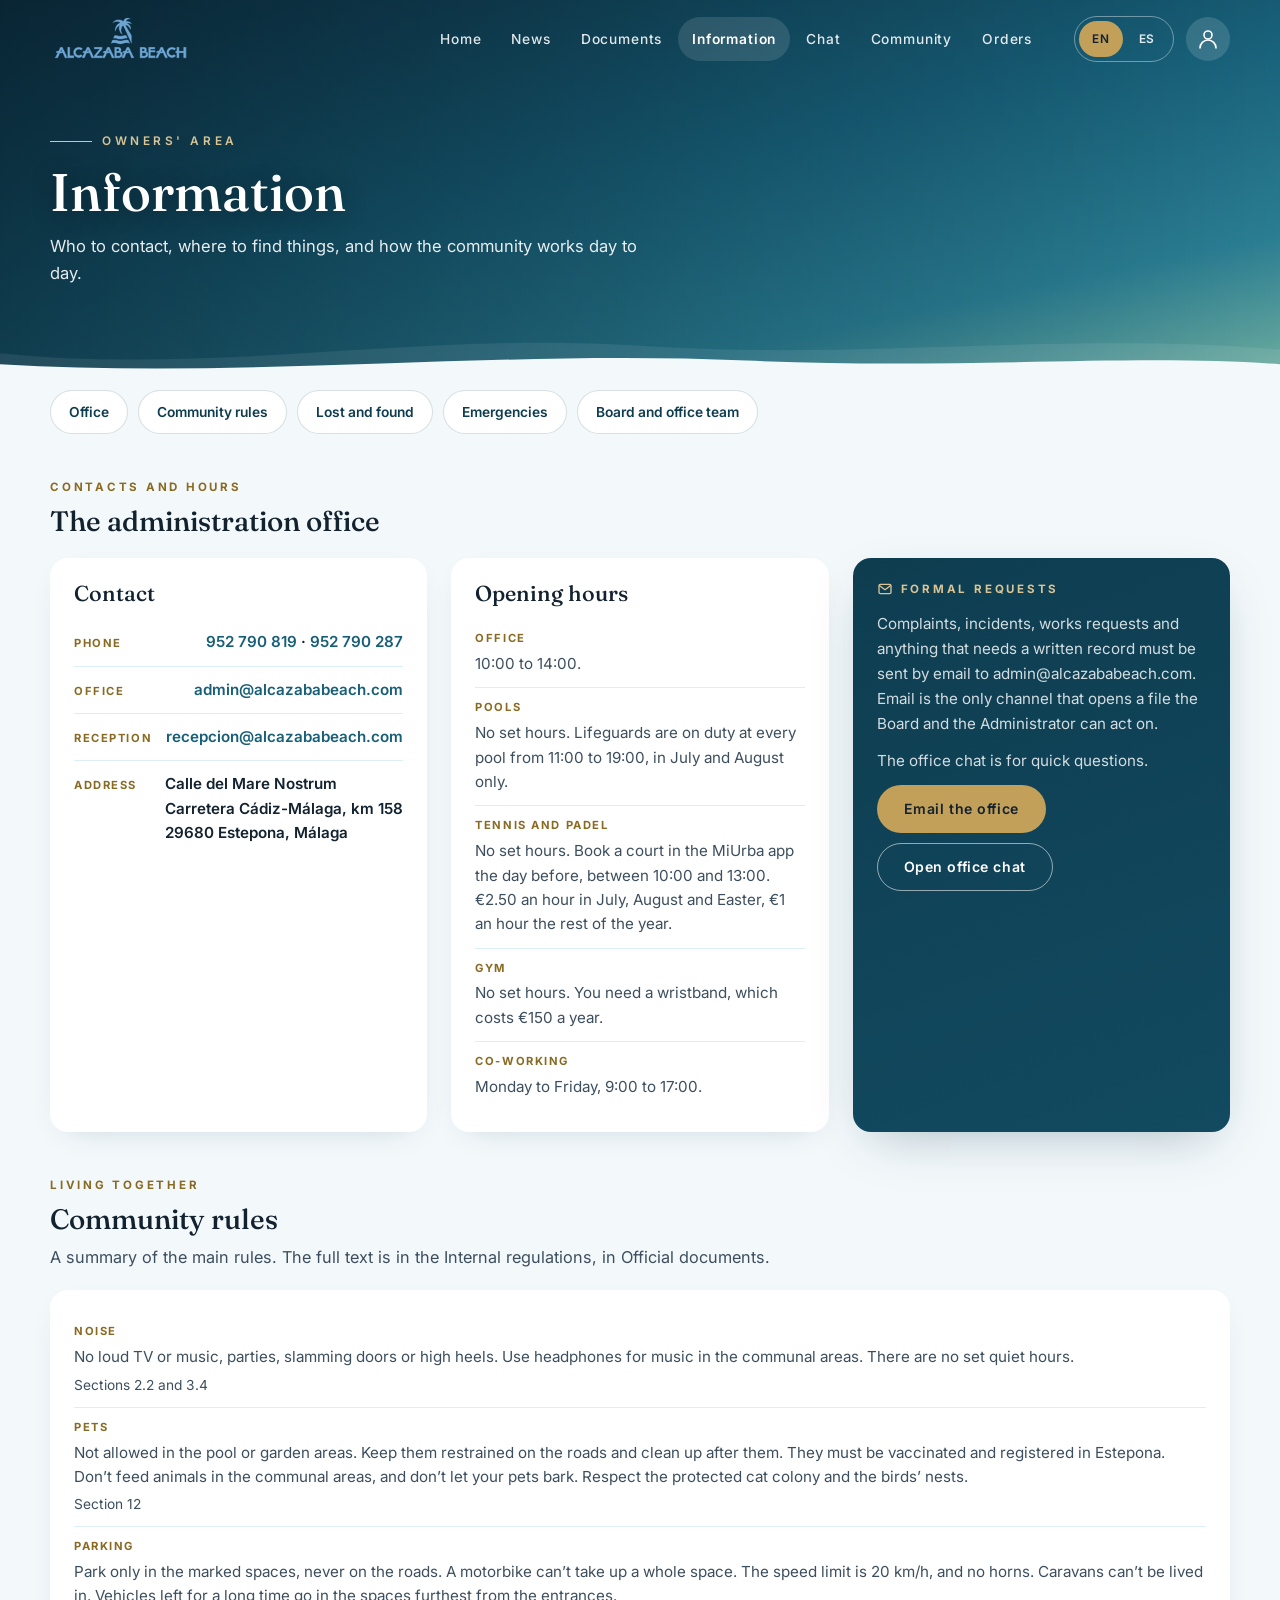
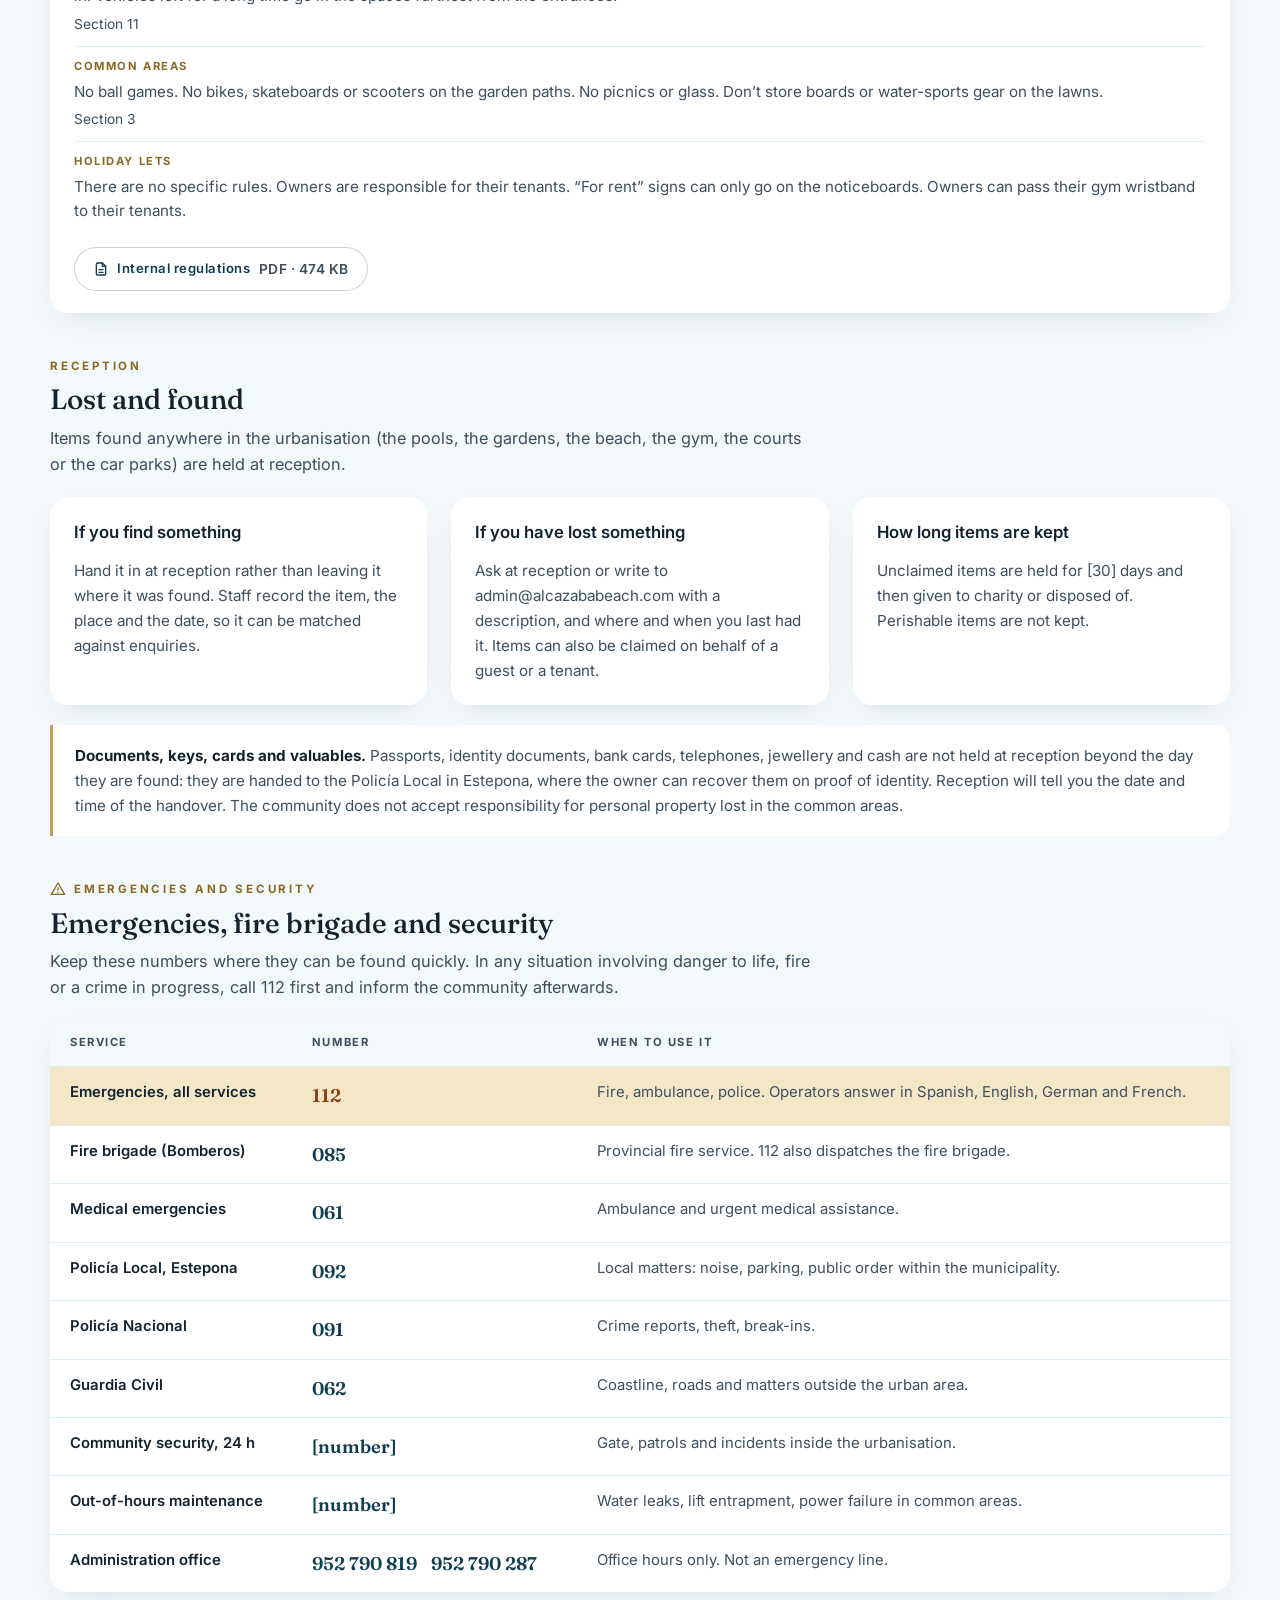
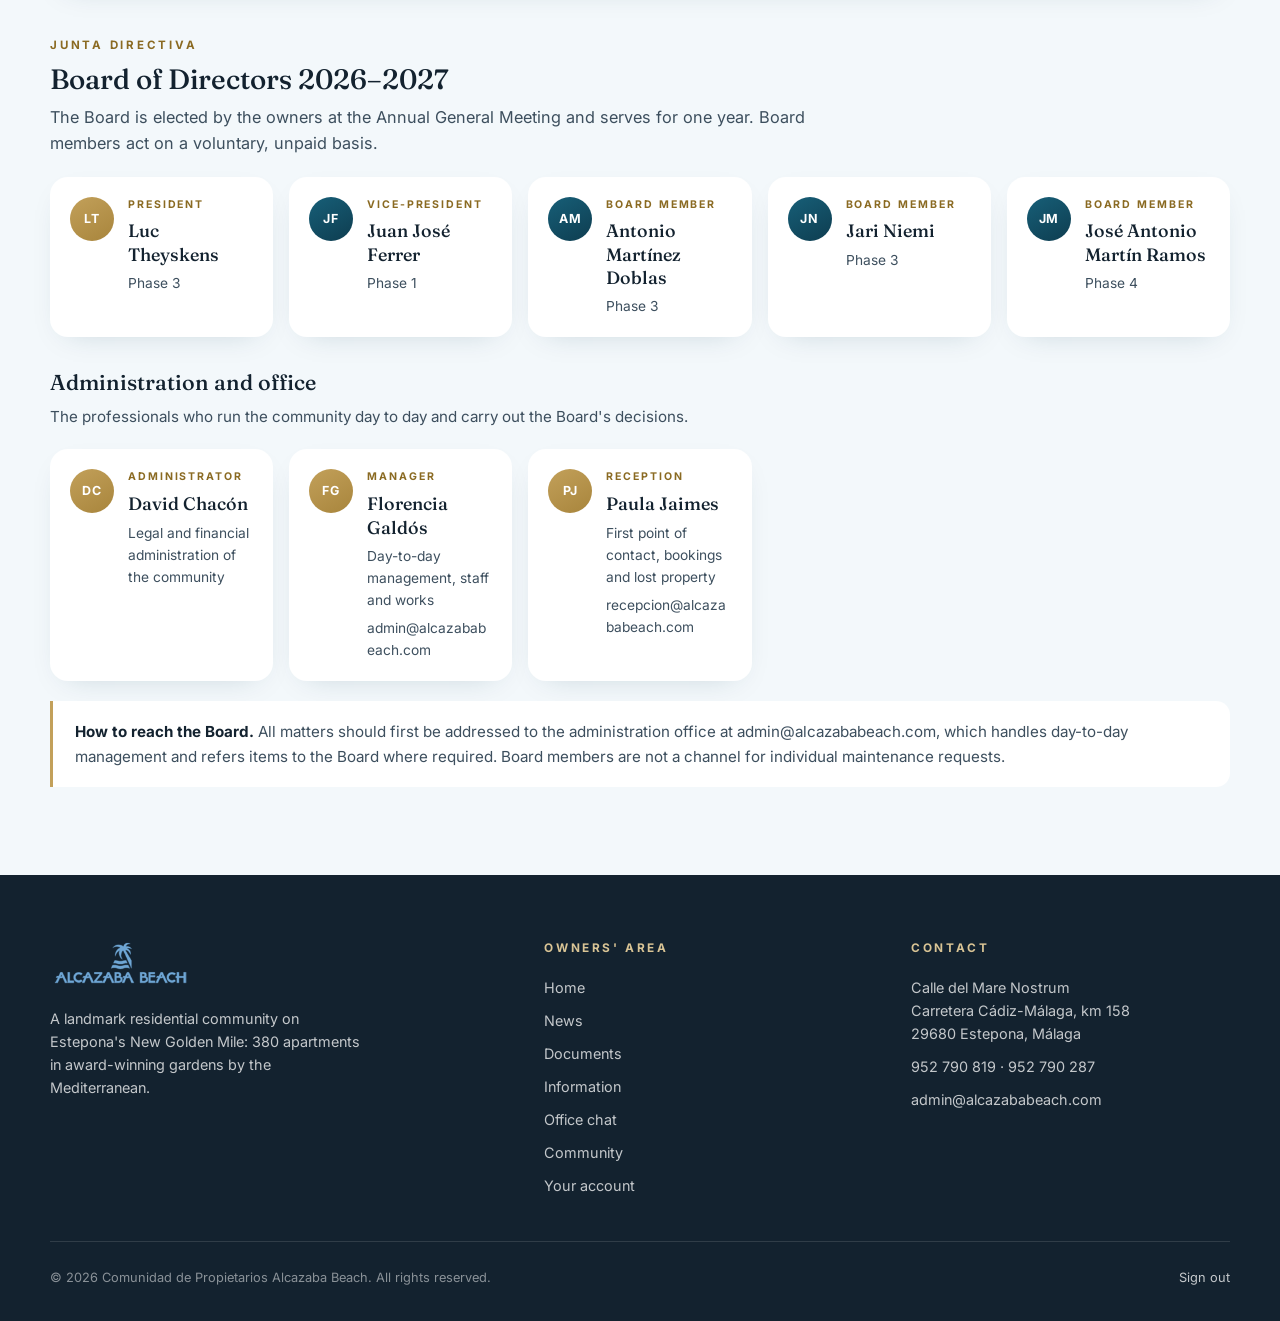
<file: information.html>
<!doctype html>
<html lang="en">
<head>
<meta charset="utf-8">
<meta name="viewport" content="width=device-width, initial-scale=1">
<link rel="preconnect" href="https://fonts.googleapis.com">
<link rel="preconnect" href="https://fonts.gstatic.com" crossorigin>
<link href="https://fonts.googleapis.com/css2?family=Fraunces:ital,wght@0,400;0,500;0,600;1,500&amp;family=Inter:wght@400;500;600;700&amp;display=swap" rel="stylesheet">
<link rel="stylesheet" href="assets/css/styles.css?v=2026-11-20c">
<title data-i18n="title.information">Information · Alcazaba Beach owners' area</title>
</head>
<body data-page="information">
<svg xmlns="http://www.w3.org/2000/svg" style="display:none" aria-hidden="true">
<symbol id="waves" viewBox="0 0 160 40"><path d="M2 14c13-10 24-10 39 0s26 10 39 0 26-10 39 0 26 10 39 0" fill="none" style="stroke: var(--wave-a, #7FB9D3)" stroke-width="2.5" stroke-linecap="round"/><path d="M2 30c13-10 24-10 39 0s26 10 39 0 26-10 39 0 26 10 39 0" fill="none" style="stroke: var(--wave-b, #0B4F6C)" stroke-width="2.5" stroke-linecap="round"/></symbol>
<symbol id="i-doc" viewBox="0 0 24 24"><path d="M14 3H7a2 2 0 0 0-2 2v14a2 2 0 0 0 2 2h10a2 2 0 0 0 2-2V8z"/><path d="M14 3v5h5"/><path d="M9 13h6M9 17h6"/></symbol>
<symbol id="i-calendar" viewBox="0 0 24 24"><rect x="3" y="5" width="18" height="16" rx="2"/><path d="M16 3v4M8 3v4M3 10h18"/></symbol>
<symbol id="i-chat" viewBox="0 0 24 24"><path d="M21 12a8 8 0 0 1-11.6 7.1L4 20l1-4.4A8 8 0 1 1 21 12z"/></symbol>
<symbol id="i-people" viewBox="0 0 24 24"><circle cx="9" cy="8" r="3.5"/><path d="M2.5 20a6.5 6.5 0 0 1 13 0"/><path d="M16 4.6a3.5 3.5 0 0 1 0 6.8M18 14.3A6.5 6.5 0 0 1 21.5 20"/></symbol>
<symbol id="i-download" viewBox="0 0 24 24"><path d="M12 3v12M7 10l5 5 5-5M5 21h14"/></symbol>
<symbol id="i-arrow" viewBox="0 0 24 24"><path d="M5 12h14M13 6l6 6-6 6"/></symbol>
<symbol id="i-back" viewBox="0 0 24 24"><path d="M15 5l-7 7 7 7"/></symbol>
<symbol id="i-bag" viewBox="0 0 24 24"><path d="M6 7h12l-1 13H7z"/><path d="M9 7a3 3 0 0 1 6 0"/></symbol>
<symbol id="i-phone" viewBox="0 0 24 24"><rect x="7" y="2" width="10" height="20" rx="2.5"/><path d="M11 18h2"/></symbol>
<symbol id="i-pin" viewBox="0 0 24 24"><path d="M12 17v5M8 3h8l-1 6 3 4H6l3-4z"/></symbol>
<symbol id="i-send" viewBox="0 0 24 24"><path d="M22 2 11 13M22 2l-7 20-4-9-9-4z"/></symbol>
<symbol id="i-clip" viewBox="0 0 24 24"><path d="M21 11.5 12.5 20a5 5 0 0 1-7-7L14 4.5a3.3 3.3 0 0 1 4.7 4.7L10.2 17.7a1.7 1.7 0 0 1-2.4-2.4L15.5 7.6"/></symbol>
<symbol id="i-image" viewBox="0 0 24 24"><rect x="3" y="4" width="18" height="16" rx="2"/><circle cx="9" cy="10" r="2"/><path d="m21 16-5-5-9 9"/></symbol>
<symbol id="i-search" viewBox="0 0 24 24"><circle cx="11" cy="11" r="7"/><path d="m20 20-3.5-3.5"/></symbol>
<symbol id="i-sparkle" viewBox="0 0 24 24"><path d="M12 3l1.8 4.7L18.5 9.5l-4.7 1.8L12 16l-1.8-4.7L5.5 9.5l4.7-1.8z"/><path d="M19 15l.8 2 2 .8-2 .8-.8 2-.8-2-2-.8 2-.8z"/></symbol>
<symbol id="i-check" viewBox="0 0 24 24"><path d="M5 12.5 10 17 19 7"/></symbol>
<symbol id="i-x" viewBox="0 0 24 24"><path d="M6 6l12 12M18 6 6 18"/></symbol>
<symbol id="i-clock" viewBox="0 0 24 24"><circle cx="12" cy="12" r="9"/><path d="M12 7v5l3 2"/></symbol>
<symbol id="i-menu" viewBox="0 0 24 24"><path d="M4 7h16M4 12h16M4 17h16"/></symbol>
<symbol id="i-home" viewBox="0 0 24 24"><path d="M3 11 12 4l9 7"/><path d="M5 10v10h14V10"/></symbol>
<symbol id="i-heart" viewBox="0 0 24 24"><path d="M12 20s-7-4.4-7-10a4 4 0 0 1 7-2.6A4 4 0 0 1 19 10c0 5.6-7 10-7 10z"/></symbol>
<symbol id="i-reply" viewBox="0 0 24 24"><path d="M9 14 4 9l5-5"/><path d="M4 9h10a6 6 0 0 1 6 6v5"/></symbol>
<symbol id="i-user" viewBox="0 0 24 24"><circle cx="12" cy="8" r="4"/><path d="M4 21a8 8 0 0 1 16 0"/></symbol>
<symbol id="i-plus" viewBox="0 0 24 24"><path d="M12 5v14M5 12h14"/></symbol>
<symbol id="i-logout" viewBox="0 0 24 24"><path d="M15 4h3a2 2 0 0 1 2 2v12a2 2 0 0 1-2 2h-3"/><path d="M10 17l-5-5 5-5M5 12h11"/></symbol>
<symbol id="i-tools" viewBox="0 0 24 24"><path d="M14.7 6.3a4 4 0 0 0-5.4 5.4L3 18l3 3 6.3-6.3a4 4 0 0 0 5.4-5.4l-2.6 2.6-2.4-.6-.6-2.4z"/></symbol>
<symbol id="i-news" viewBox="0 0 24 24"><path d="M4 5h13v14a1 1 0 0 0 1 1H6a2 2 0 0 1-2-2z"/><path d="M17 9h3v9a2 2 0 0 1-2 2"/><path d="M7.5 9h6M7.5 12.5h6M7.5 16h4"/></symbol>
<symbol id="i-info" viewBox="0 0 24 24"><circle cx="12" cy="12" r="9"/><path d="M12 11v6M12 7.5v.5"/></symbol>
<symbol id="i-mail" viewBox="0 0 24 24"><rect x="3" y="5" width="18" height="14" rx="2"/><path d="m4 7 8 6 8-6"/></symbol>
<symbol id="i-alert" viewBox="0 0 24 24"><path d="M12 3 2 20h20z"/><path d="M12 10v4M12 17v.5"/></symbol>
</svg>
<a class="skip-link" href="#main" data-i18n="common.skip">Skip to content</a>
<header class="site-header">
  <div class="header-inner">
    <a class="brand" href="home.html" aria-label="Alcazaba Beach owners' area, home" data-i18n-aria-label="common.homeLink">
      <img class="logo" src="assets/img/al_beach_logo.png" alt="Alcazaba Beach" width="224" height="79">
    </a>
    <nav class="main-nav" aria-label="Owners' area" data-i18n-aria-label="nav.label">
      <a class="nav-link" data-nav="home" href="home.html" data-i18n="nav.home">Home</a>
      <a class="nav-link" data-nav="news" href="news.html" data-i18n="nav.news">News</a>
      <a class="nav-link" data-nav="documents" href="documents.html" data-i18n="nav.documents">Documents</a>
      <a class="nav-link" data-nav="information" aria-current="page" href="information.html" data-i18n="nav.information">Information</a>
      <a class="nav-link" data-nav="chat" href="chat.html" data-i18n="nav.chatShort">Chat</a>
      <a class="nav-link" data-nav="community" href="community.html" data-i18n="nav.community">Community</a>
      <a class="nav-link" data-nav="orders" href="coming-soon.html?page=orders" data-i18n="nav.orders">Orders</a>
    </nav>
    <div class="header-actions">
      <div class="lang-toggle" role="group" aria-label="Language" data-i18n-aria-label="common.language">
        <button type="button" class="lang-btn" data-lang="en" aria-pressed="true">EN</button>
        <button type="button" class="lang-btn" data-lang="es" aria-pressed="false">ES</button>
      </div>
      <a class="account-btn" data-nav="account" href="account.html" aria-label="Your account" data-i18n-aria-label="common.account">
        <svg class="icon icon--lg" aria-hidden="true"><use href="#i-user"></use></svg>
      </a>
    </div>
  </div>
</header>
<section class="page-hero">
  <div class="hero-inner">
    <div class="hero-text">
      <p class="hero-kicker" data-i18n="login.eyebrow">Owners' area</p>
      <h1 class="hero-title" data-i18n="nav.information">Information</h1>
      <p class="hero-lead" data-i18n="info.intro">Who to contact, where to find things, and how the community works day to day.</p>
    </div>
  </div>
</section>
<main id="main" class="container">

  <nav class="jump" aria-label="On this page" data-i18n-aria-label="info.onThisPage">
    <a class="chip-link" href="#office" data-i18n="info.jumpOffice">Office</a>
    <a class="chip-link" href="#rules" data-i18n="info.jumpRules">Community rules</a>
    <a class="chip-link" href="#lost" data-i18n="info.jumpLost">Lost and found</a>
    <a class="chip-link" href="#emergencies" data-i18n="info.jumpEmergencies">Emergencies</a>
    <a class="chip-link" href="#board" data-i18n="info.jumpBoard">Board and office team</a>
  </nav>

  <!-- Office -->
  <section class="info-section" id="office" aria-labelledby="office-title">
    <div class="section-head">
      <span class="eyebrow" data-i18n="info.officeEyebrow">Contacts and hours</span>
      <h2 class="h2" id="office-title" data-i18n="info.officeTitle">The administration office</h2>
    </div>
    <div class="row row--stretch">
      <div class="card card--tight grow-1">
        <h3 class="h3" data-i18n="info.contactTitle">Contact</h3>
        <dl class="details">
          <div><dt data-i18n="info.phone">Phone</dt><dd><a href="tel:+34952790819">952 790 819</a> · <a href="tel:+34952790287">952 790 287</a></dd></div>
          <div><dt data-i18n="info.office">Office</dt><dd><a href="mailto:admin@alcazababeach.com">admin@alcazababeach.com</a></dd></div>
          <div><dt data-i18n="info.reception">Reception</dt><dd><a href="mailto:recepcion@alcazababeach.com">recepcion@alcazababeach.com</a></dd></div>
          <div><dt data-i18n="info.address">Address</dt><dd>Calle del Mare Nostrum<br>Carretera C&aacute;diz-M&aacute;laga, km 158<br>29680 Estepona, M&aacute;laga</dd></div>
        </dl>
      </div>
      <div class="card card--tight grow-1">
        <h3 class="h3" data-i18n="info.hoursTitle">Opening hours</h3>
        <dl class="details details--wide">
          <div><dt data-i18n="info.office">Office</dt><dd data-i18n="info.officeHours">10:00 to 14:00.</dd></div>
          <div><dt data-i18n="info.pools">Pools</dt><dd data-i18n="info.poolsHours">No set hours. Lifeguards are on duty at every pool from 11:00 to 19:00, in July and August only.</dd></div>
          <div><dt data-i18n="info.courts">Tennis and padel</dt><dd data-i18n="info.courtsHours">No set hours. Book a court in the MiUrba app the day before, between 10:00 and 13:00. &euro;2.50 an hour in July, August and Easter, &euro;1 an hour the rest of the year.</dd></div>
          <div><dt data-i18n="info.gym">Gym</dt><dd data-i18n="info.gymHours">No set hours. You need a wristband, which costs &euro;150 a year.</dd></div>
          <div><dt data-i18n="info.cowork">Co-working</dt><dd data-i18n="info.coworkHours">Monday to Friday, 9:00 to 17:00.</dd></div>
        </dl>
      </div>
      <div class="card card--sea card--tight grow-1">
        <span class="eyebrow"><svg class="icon icon--sm" aria-hidden="true"><use href="#i-mail"></use></svg><span data-i18n="info.formalEyebrow">Formal requests</span></span>
        <p class="body" data-i18n="info.formalText">Complaints, incidents, works requests and anything that needs a written record must be sent by email to admin@alcazababeach.com. Email is the only channel that opens a file the Board and the Administrator can act on.</p>
        <p class="body" data-i18n="info.formalChat">The office chat is for quick questions.</p>
        <div class="cluster">
          <a class="btn btn--light" href="mailto:admin@alcazababeach.com" data-i18n="info.emailOffice">Email the office</a>
          <a class="btn btn--ghost-light" href="chat.html" data-i18n="wall.openChat">Open office chat</a>
        </div>
      </div>
    </div>
  </section>

  <!-- Community rules -->
  <section class="info-section" id="rules" aria-labelledby="rules-title">
    <div class="section-head">
      <span class="eyebrow" data-i18n="info.rulesEyebrow">Living together</span>
      <h2 class="h2" id="rules-title" data-i18n="info.rulesTitle">Community rules</h2>
      <p class="lead" data-i18n="info.rulesIntro">A summary of the main rules. The full text is in the Internal regulations, in Official documents.</p>
    </div>
    <div class="card card--tight">
      <dl class="details details--wide">
        <div><dt data-i18n="info.ruleNoise">Noise</dt><dd><span data-i18n="info.ruleNoiseText">No loud TV or music, parties, slamming doors or high heels. Use headphones for music in the communal areas. There are no set quiet hours.</span> <span class="meta rule-ref" data-i18n="info.ruleNoiseRef">Sections 2.2 and 3.4</span></dd></div>
        <div><dt data-i18n="info.rulePets">Pets</dt><dd><span data-i18n="info.rulePetsText">Not allowed in the pool or garden areas. Keep them restrained on the roads and clean up after them. They must be vaccinated and registered in Estepona. Don&rsquo;t feed animals in the communal areas, and don&rsquo;t let your pets bark. Respect the protected cat colony and the birds&rsquo; nests.</span> <span class="meta rule-ref" data-i18n="info.rulePetsRef">Section 12</span></dd></div>
        <div><dt data-i18n="info.ruleParking">Parking</dt><dd><span data-i18n="info.ruleParkingText">Park only in the marked spaces, never on the roads. A motorbike can&rsquo;t take up a whole space. The speed limit is 20&nbsp;km/h, and no horns. Caravans can&rsquo;t be lived in. Vehicles left for a long time go in the spaces furthest from the entrances.</span> <span class="meta rule-ref" data-i18n="info.ruleParkingRef">Section 11</span></dd></div>
        <div><dt data-i18n="info.ruleCommon">Common areas</dt><dd><span data-i18n="info.ruleCommonText">No ball games. No bikes, skateboards or scooters on the garden paths. No picnics or glass. Don&rsquo;t store boards or water-sports gear on the lawns.</span> <span class="meta rule-ref" data-i18n="info.ruleCommonRef">Section 3</span></dd></div>
        <div><dt data-i18n="info.ruleLets">Holiday lets</dt><dd><span data-i18n="info.ruleLetsText">There are no specific rules. Owners are responsible for their tenants. &ldquo;For rent&rdquo; signs can only go on the noticeboards. Owners can pass their gym wristband to their tenants.</span></dd></div>
      </dl>
      <div class="cluster">
        <a class="btn btn--outline btn--sm" href="assets/docs/internal-regulations-en.pdf" data-href-es="assets/docs/reglamento-regimen-interior-es.pdf" target="_blank" rel="noopener"><svg class="icon icon--sm" aria-hidden="true"><use href="#i-doc"></use></svg><span data-i18n="info.regulationsLink">Internal regulations</span> <span class="meta" data-i18n="docs.regulationsSize">PDF &middot; 474 KB</span></a>
      </div>
    </div>
  </section>

  <!-- Lost and found -->
  <section class="info-section" id="lost" aria-labelledby="lost-title">
    <div class="section-head">
      <span class="eyebrow" data-i18n="info.lostEyebrow">Reception</span>
      <h2 class="h2" id="lost-title" data-i18n="info.lostTitle">Lost and found</h2>
      <p class="lead" data-i18n="info.lostIntro">Items found anywhere in the urbanisation (the pools, the gardens, the beach, the gym, the courts or the car parks) are held at reception.</p>
    </div>
    <div class="info-grid">
      <div class="card card--tight">
        <h3 class="h4" data-i18n="info.foundTitle">If you find something</h3>
        <p class="body" data-i18n="info.foundText">Hand it in at reception rather than leaving it where it was found. Staff record the item, the place and the date, so it can be matched against enquiries.</p>
      </div>
      <div class="card card--tight">
        <h3 class="h4" data-i18n="info.lostSomething">If you have lost something</h3>
        <p class="body" data-i18n="info.lostText">Ask at reception or write to admin@alcazababeach.com with a description, and where and when you last had it. Items can also be claimed on behalf of a guest or a tenant.</p>
      </div>
      <div class="card card--tight">
        <h3 class="h4" data-i18n="info.keptTitle">How long items are kept</h3>
        <p class="body" data-i18n="info.keptText">Unclaimed items are held for [30] days and then given to charity or disposed of. Perishable items are not kept.</p>
      </div>
    </div>
    <div class="callout">
      <p class="body"><strong data-i18n="info.valuablesTitle">Documents, keys, cards and valuables.</strong> <span data-i18n="info.valuablesText">Passports, identity documents, bank cards, telephones, jewellery and cash are not held at reception beyond the day they are found: they are handed to the Policía Local in Estepona, where the owner can recover them on proof of identity. Reception will tell you the date and time of the handover. The community does not accept responsibility for personal property lost in the common areas.</span></p>
    </div>
  </section>

  <!-- Emergencies -->
  <section class="info-section" id="emergencies" aria-labelledby="emergencies-title">
    <div class="section-head">
      <span class="eyebrow"><svg class="icon icon--sm" aria-hidden="true"><use href="#i-alert"></use></svg><span data-i18n="info.emergEyebrow">Emergencies and security</span></span>
      <h2 class="h2" id="emergencies-title" data-i18n="info.emergTitle">Emergencies, fire brigade and security</h2>
      <p class="lead" data-i18n="info.emergIntro">Keep these numbers where they can be found quickly. In any situation involving danger to life, fire or a crime in progress, call 112 first and inform the community afterwards.</p>
    </div>
    <div class="list">
      <table class="num-table">
        <thead>
          <tr><th scope="col" data-i18n="info.colService">Service</th><th scope="col" data-i18n="info.colNumber">Number</th><th scope="col" data-i18n="info.colWhen">When to use it</th></tr>
        </thead>
        <tbody>
          <tr class="num-row--urgent"><th scope="row" data-i18n="info.e112">Emergencies, all services</th><td><a class="num" href="tel:112">112</a></td><td data-i18n="info.e112When">Fire, ambulance, police. Operators answer in Spanish, English, German and French.</td></tr>
          <tr><th scope="row" data-i18n="info.eFire">Fire brigade (Bomberos)</th><td><a class="num" href="tel:085">085</a></td><td data-i18n="info.eFireWhen">Provincial fire service. 112 also dispatches the fire brigade.</td></tr>
          <tr><th scope="row" data-i18n="info.eMedical">Medical emergencies</th><td><a class="num" href="tel:061">061</a></td><td data-i18n="info.eMedicalWhen">Ambulance and urgent medical assistance.</td></tr>
          <tr><th scope="row">Policía Local, Estepona</th><td><a class="num" href="tel:092">092</a></td><td data-i18n="info.eLocalWhen">Local matters: noise, parking, public order within the municipality.</td></tr>
          <tr><th scope="row">Policía Nacional</th><td><a class="num" href="tel:091">091</a></td><td data-i18n="info.eNationalWhen">Crime reports, theft, break-ins.</td></tr>
          <tr><th scope="row">Guardia Civil</th><td><a class="num" href="tel:062">062</a></td><td data-i18n="info.eCivilWhen">Coastline, roads and matters outside the urban area.</td></tr>
          <tr><th scope="row" data-i18n="info.eSecurity">Community security, 24 h</th><td><span class="num" data-i18n="info.numberValue">[number]</span></td><td data-i18n="info.eSecurityWhen">Gate, patrols and incidents inside the urbanisation.</td></tr>
          <tr><th scope="row" data-i18n="info.eMaint">Out-of-hours maintenance</th><td><span class="num" data-i18n="info.numberValue">[number]</span></td><td data-i18n="info.eMaintWhen">Water leaks, lift entrapment, power failure in common areas.</td></tr>
          <tr><th scope="row" data-i18n="info.eOffice">Administration office</th><td><a class="num" href="tel:+34952790819">952 790 819</a> <a class="num" href="tel:+34952790287">952 790 287</a></td><td data-i18n="info.eOfficeWhen">Office hours only. Not an emergency line.</td></tr>
        </tbody>
      </table>
    </div>
  </section>

  <!-- Board and office team -->
  <section class="info-section" id="board" aria-labelledby="board-title">
    <div class="section-head">
      <span class="eyebrow" data-i18n="info.boardEyebrow">Junta Directiva</span>
      <h2 class="h2" id="board-title" data-i18n="info.boardTitle">Board of Directors 2026–2027</h2>
      <p class="lead" data-i18n="info.boardIntro">The Board is elected by the owners at the Annual General Meeting and serves for one year. Board members act on a voluntary, unpaid basis.</p>
    </div>
    <ul class="people">
      <li class="person"><span class="avatar avatar--lg avatar--office" aria-hidden="true">LT</span><span class="stack stack--sm"><span class="eyebrow" data-i18n="info.president">President</span><span class="person-name">Luc Theyskens</span><span class="meta" data-i18n="info.phase3">Phase 3</span></span></li>
      <li class="person"><span class="avatar avatar--lg" aria-hidden="true">JF</span><span class="stack stack--sm"><span class="eyebrow" data-i18n="info.vicePresident">Vice-President</span><span class="person-name">Juan José Ferrer</span><span class="meta" data-i18n="info.phase1">Phase 1</span></span></li>
      <li class="person"><span class="avatar avatar--lg" aria-hidden="true">AM</span><span class="stack stack--sm"><span class="eyebrow" data-i18n="info.member">Board member</span><span class="person-name">Antonio Martínez Doblas</span><span class="meta" data-i18n="info.phase3">Phase 3</span></span></li>
      <li class="person"><span class="avatar avatar--lg" aria-hidden="true">JN</span><span class="stack stack--sm"><span class="eyebrow" data-i18n="info.member">Board member</span><span class="person-name">Jari Niemi</span><span class="meta" data-i18n="info.phase3">Phase 3</span></span></li>
      <li class="person"><span class="avatar avatar--lg" aria-hidden="true">JM</span><span class="stack stack--sm"><span class="eyebrow" data-i18n="info.member">Board member</span><span class="person-name">José Antonio Martín Ramos</span><span class="meta" data-i18n="info.phase4">Phase 4</span></span></li>
    </ul>

    <div class="section-head section-head--sub">
      <h3 class="h3" data-i18n="info.teamTitle">Administration and office</h3>
      <p class="body" data-i18n="info.teamIntro">The professionals who run the community day to day and carry out the Board's decisions.</p>
    </div>
    <ul class="people">
      <li class="person"><span class="avatar avatar--lg avatar--office" aria-hidden="true">DC</span><span class="stack stack--sm"><span class="eyebrow" data-i18n="info.administrator">Administrator</span><span class="person-name">David Chacón</span><span class="meta" data-i18n="info.administratorRole">Legal and financial administration of the community</span></span></li>
      <li class="person"><span class="avatar avatar--lg avatar--office" aria-hidden="true">FG</span><span class="stack stack--sm"><span class="eyebrow" data-i18n="info.manager">Manager</span><span class="person-name">Florencia Galdós</span><span class="meta" data-i18n="info.managerRole">Day-to-day management, staff and works</span><a class="meta" href="mailto:admin@alcazababeach.com">admin@alcazababeach.com</a></span></li>
      <li class="person"><span class="avatar avatar--lg avatar--office" aria-hidden="true">PJ</span><span class="stack stack--sm"><span class="eyebrow" data-i18n="info.receptionRole">Reception</span><span class="person-name">Paula Jaimes</span><span class="meta" data-i18n="info.receptionText">First point of contact, bookings and lost property</span><a class="meta" href="mailto:recepcion@alcazababeach.com">recepcion@alcazababeach.com</a></span></li>
    </ul>

    <div class="callout">
      <p class="body"><strong data-i18n="info.reachBoardTitle">How to reach the Board.</strong> <span data-i18n="info.reachBoardText">All matters should first be addressed to the administration office at admin@alcazababeach.com, which handles day-to-day management and refers items to the Board where required. Board members are not a channel for individual maintenance requests.</span></p>
    </div>
  </section>
</main>
<footer class="site-footer">
  <div class="footer-inner">
    <div class="footer-grid">
      <div class="footer-brand">
        <img class="logo" src="assets/img/al_beach_logo.png" alt="Alcazaba Beach" width="224" height="79">
        <p data-i18n="footer.about">A landmark residential community on Estepona's New Golden Mile: 380 apartments in award-winning gardens by the Mediterranean.</p>
      </div>
      <div class="footer-nav">
        <h2 class="footer-title" data-i18n="nav.label">Owners' area</h2>
        <ul>
          <li><a href="home.html" data-i18n="nav.home">Home</a></li>
          <li><a href="news.html" data-i18n="nav.news">News</a></li>
          <li><a href="documents.html" data-i18n="nav.documents">Documents</a></li>
          <li><a href="information.html" data-i18n="nav.information">Information</a></li>
          <li><a href="chat.html" data-i18n="nav.chat">Office chat</a></li>
          <li><a href="community.html" data-i18n="nav.community">Community</a></li>
          <li><a href="account.html" data-i18n="common.account">Your account</a></li>
        </ul>
      </div>
      <div>
        <h2 class="footer-title" data-i18n="footer.contact">Contact</h2>
        <ul>
          <li>Calle del Mare Nostrum<br>Carretera C&aacute;diz-M&aacute;laga, km 158<br>29680 Estepona, M&aacute;laga</li>
          <li><a href="tel:+34952790819">952 790 819</a> &middot; <a href="tel:+34952790287">952 790 287</a></li>
          <li><a href="mailto:admin@alcazababeach.com">admin@alcazababeach.com</a></li>
        </ul>
      </div>
    </div>
    <div class="footer-bottom">
      <span data-i18n="footer.rights">&copy; 2026 Comunidad de Propietarios Alcazaba Beach. All rights reserved.</span>
      <a class="footer-signout" href="index.html" data-i18n="nav.signOut">Sign out</a>
    </div>
  </div>
</footer>
<nav class="tab-bar" aria-label="Owners' area" data-i18n-aria-label="nav.label">
  <a class="tab-item" data-nav="home" href="home.html"><span class="tab-icon"><svg class="icon" aria-hidden="true"><use href="#i-home"></use></svg></span><span data-i18n="nav.home">Home</span></a>
  <a class="tab-item" data-nav="documents" href="documents.html"><span class="tab-icon"><svg class="icon" aria-hidden="true"><use href="#i-doc"></use></svg></span><span data-i18n="nav.documents">Documents</span></a>
  <a class="tab-item" data-nav="chat" href="chat.html"><span class="tab-icon"><svg class="icon" aria-hidden="true"><use href="#i-chat"></use></svg></span><span data-i18n="nav.chatShort">Chat</span></a>
  <a class="tab-item" data-nav="community" href="community.html"><span class="tab-icon"><svg class="icon" aria-hidden="true"><use href="#i-people"></use></svg></span><span data-i18n="nav.community">Community</span></a>
  <button type="button" class="tab-item" data-more-toggle aria-expanded="false" aria-controls="more-sheet"><span class="tab-icon"><svg class="icon" aria-hidden="true"><use href="#i-menu"></use></svg></span><span data-i18n="nav.more">More</span></button>
</nav>
<div class="more-sheet" id="more-sheet" hidden>
  <a class="more-link" data-nav="news" href="news.html"><svg class="icon" aria-hidden="true"><use href="#i-news"></use></svg><span data-i18n="nav.news">News</span></a>
  <a class="more-link" data-nav="information" aria-current="page" href="information.html"><svg class="icon" aria-hidden="true"><use href="#i-info"></use></svg><span data-i18n="nav.information">Information</span></a>
  <a class="more-link" data-nav="orders" href="coming-soon.html?page=orders"><svg class="icon" aria-hidden="true"><use href="#i-bag"></use></svg><span data-i18n="nav.orders">Orders</span></a>
  <a class="more-link" data-nav="account" href="account.html"><svg class="icon" aria-hidden="true"><use href="#i-user"></use></svg><span data-i18n="common.account">Your account</span></a>
  <a class="more-link" href="coming-soon.html?page=app"><svg class="icon" aria-hidden="true"><use href="#i-phone"></use></svg><span data-i18n="nav.app">Get the app</span></a>
  <a class="more-link" href="index.html"><svg class="icon" aria-hidden="true"><use href="#i-logout"></use></svg><span data-i18n="nav.signOut">Sign out</span></a>
</div>
<script src="assets/js/i18n.js?v=2026-11-20c"></script>
<script src="assets/js/app.js?v=2026-11-20c"></script>
</body>
</html>
</file>
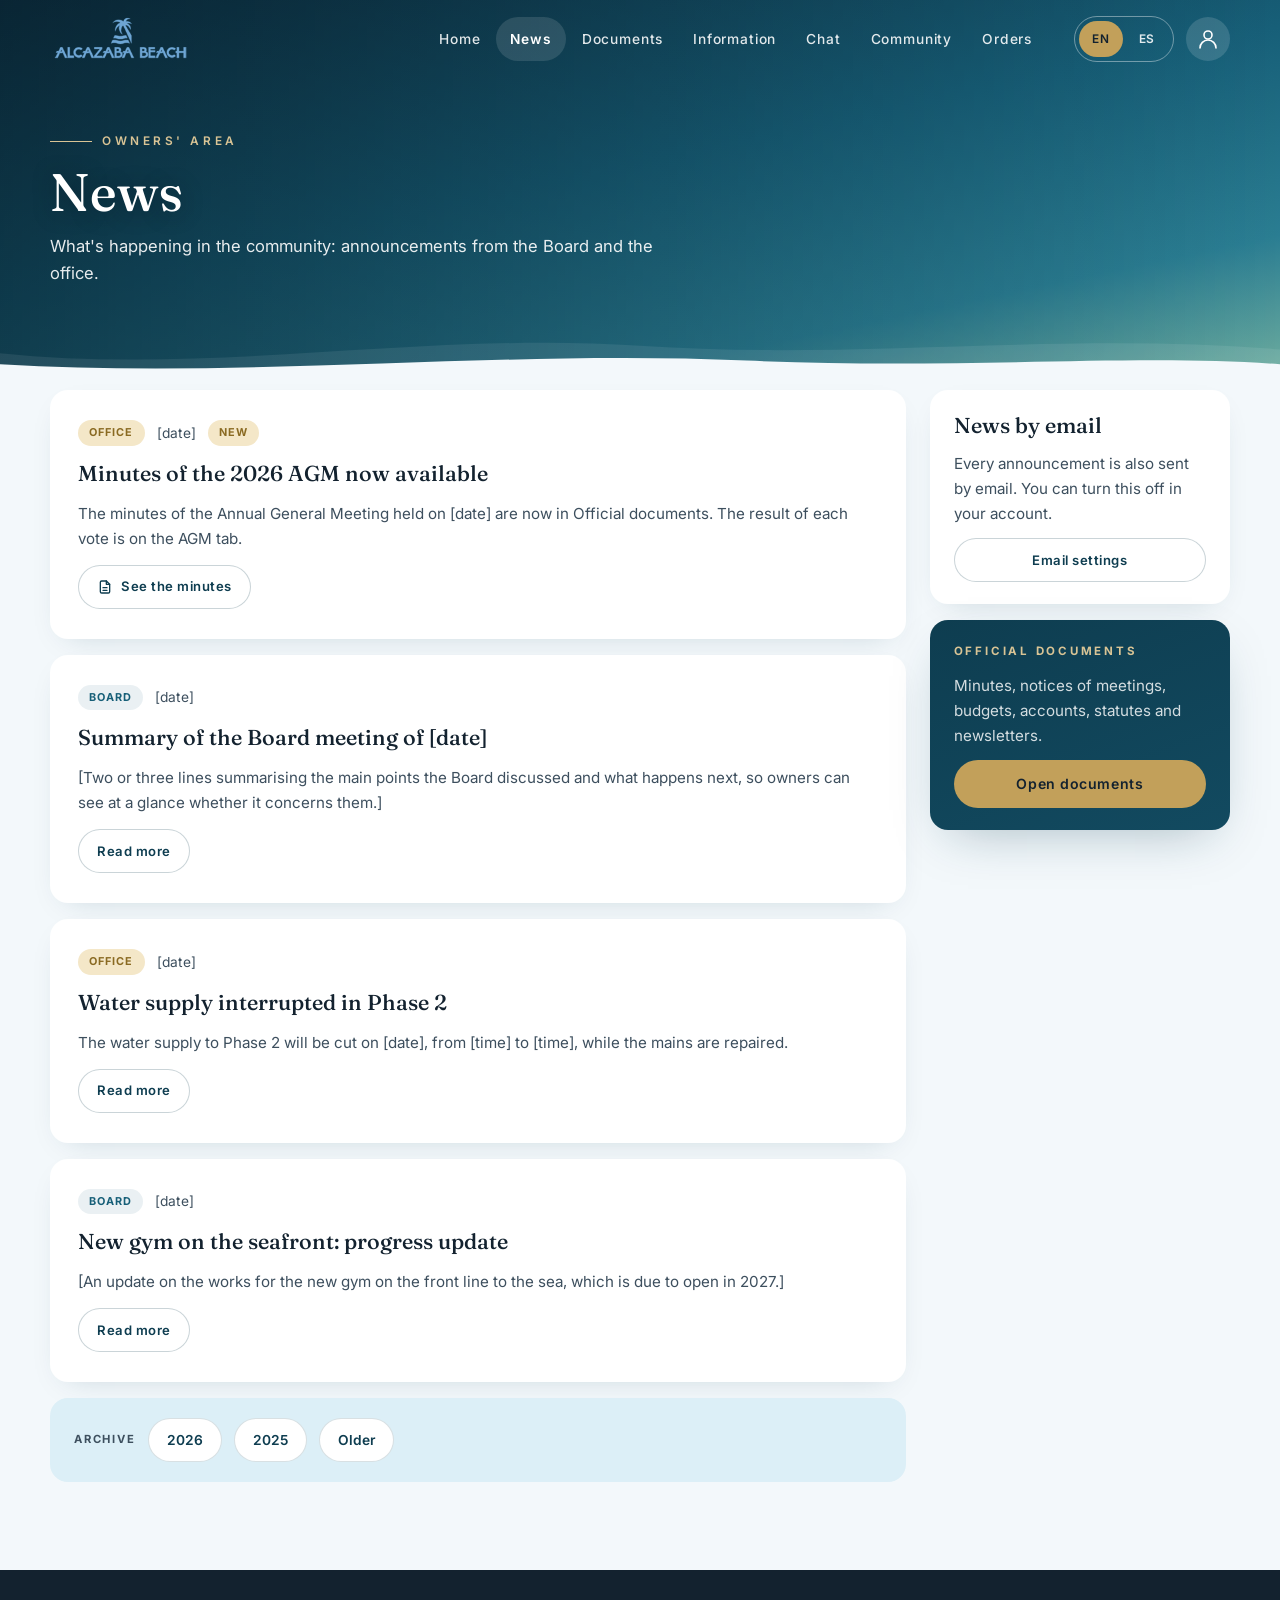
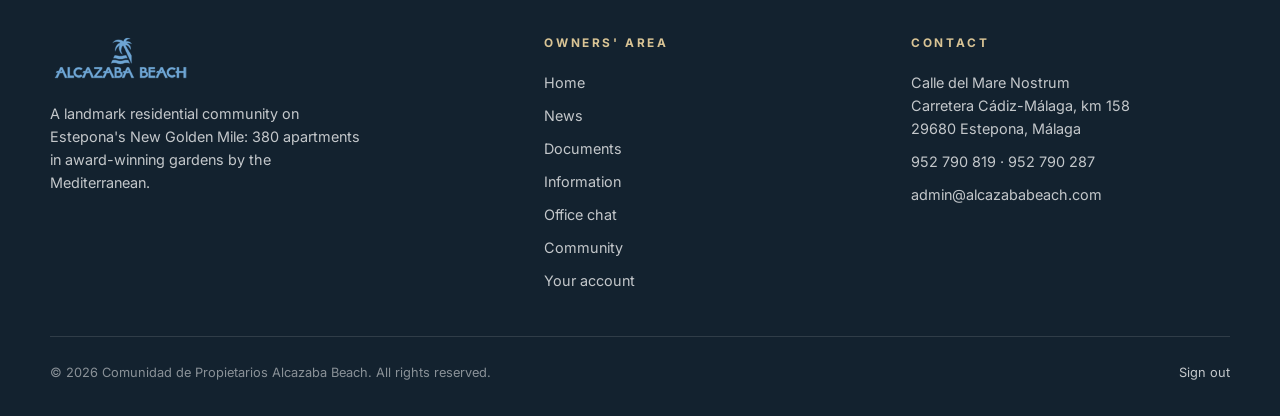
<file: news.html>
<!doctype html>
<html lang="en">
<head>
<meta charset="utf-8">
<meta name="viewport" content="width=device-width, initial-scale=1">
<link rel="preconnect" href="https://fonts.googleapis.com">
<link rel="preconnect" href="https://fonts.gstatic.com" crossorigin>
<link href="https://fonts.googleapis.com/css2?family=Fraunces:ital,wght@0,400;0,500;0,600;1,500&amp;family=Inter:wght@400;500;600;700&amp;display=swap" rel="stylesheet">
<link rel="stylesheet" href="assets/css/styles.css?v=2026-11-20c">
<title data-i18n="title.news">News · Alcazaba Beach owners' area</title>
</head>
<body data-page="news">
<svg xmlns="http://www.w3.org/2000/svg" style="display:none" aria-hidden="true">
<symbol id="waves" viewBox="0 0 160 40"><path d="M2 14c13-10 24-10 39 0s26 10 39 0 26-10 39 0 26 10 39 0" fill="none" style="stroke: var(--wave-a, #7FB9D3)" stroke-width="2.5" stroke-linecap="round"/><path d="M2 30c13-10 24-10 39 0s26 10 39 0 26-10 39 0 26 10 39 0" fill="none" style="stroke: var(--wave-b, #0B4F6C)" stroke-width="2.5" stroke-linecap="round"/></symbol>
<symbol id="i-doc" viewBox="0 0 24 24"><path d="M14 3H7a2 2 0 0 0-2 2v14a2 2 0 0 0 2 2h10a2 2 0 0 0 2-2V8z"/><path d="M14 3v5h5"/><path d="M9 13h6M9 17h6"/></symbol>
<symbol id="i-calendar" viewBox="0 0 24 24"><rect x="3" y="5" width="18" height="16" rx="2"/><path d="M16 3v4M8 3v4M3 10h18"/></symbol>
<symbol id="i-chat" viewBox="0 0 24 24"><path d="M21 12a8 8 0 0 1-11.6 7.1L4 20l1-4.4A8 8 0 1 1 21 12z"/></symbol>
<symbol id="i-people" viewBox="0 0 24 24"><circle cx="9" cy="8" r="3.5"/><path d="M2.5 20a6.5 6.5 0 0 1 13 0"/><path d="M16 4.6a3.5 3.5 0 0 1 0 6.8M18 14.3A6.5 6.5 0 0 1 21.5 20"/></symbol>
<symbol id="i-download" viewBox="0 0 24 24"><path d="M12 3v12M7 10l5 5 5-5M5 21h14"/></symbol>
<symbol id="i-arrow" viewBox="0 0 24 24"><path d="M5 12h14M13 6l6 6-6 6"/></symbol>
<symbol id="i-back" viewBox="0 0 24 24"><path d="M15 5l-7 7 7 7"/></symbol>
<symbol id="i-bag" viewBox="0 0 24 24"><path d="M6 7h12l-1 13H7z"/><path d="M9 7a3 3 0 0 1 6 0"/></symbol>
<symbol id="i-phone" viewBox="0 0 24 24"><rect x="7" y="2" width="10" height="20" rx="2.5"/><path d="M11 18h2"/></symbol>
<symbol id="i-pin" viewBox="0 0 24 24"><path d="M12 17v5M8 3h8l-1 6 3 4H6l3-4z"/></symbol>
<symbol id="i-send" viewBox="0 0 24 24"><path d="M22 2 11 13M22 2l-7 20-4-9-9-4z"/></symbol>
<symbol id="i-clip" viewBox="0 0 24 24"><path d="M21 11.5 12.5 20a5 5 0 0 1-7-7L14 4.5a3.3 3.3 0 0 1 4.7 4.7L10.2 17.7a1.7 1.7 0 0 1-2.4-2.4L15.5 7.6"/></symbol>
<symbol id="i-image" viewBox="0 0 24 24"><rect x="3" y="4" width="18" height="16" rx="2"/><circle cx="9" cy="10" r="2"/><path d="m21 16-5-5-9 9"/></symbol>
<symbol id="i-search" viewBox="0 0 24 24"><circle cx="11" cy="11" r="7"/><path d="m20 20-3.5-3.5"/></symbol>
<symbol id="i-sparkle" viewBox="0 0 24 24"><path d="M12 3l1.8 4.7L18.5 9.5l-4.7 1.8L12 16l-1.8-4.7L5.5 9.5l4.7-1.8z"/><path d="M19 15l.8 2 2 .8-2 .8-.8 2-.8-2-2-.8 2-.8z"/></symbol>
<symbol id="i-check" viewBox="0 0 24 24"><path d="M5 12.5 10 17 19 7"/></symbol>
<symbol id="i-x" viewBox="0 0 24 24"><path d="M6 6l12 12M18 6 6 18"/></symbol>
<symbol id="i-clock" viewBox="0 0 24 24"><circle cx="12" cy="12" r="9"/><path d="M12 7v5l3 2"/></symbol>
<symbol id="i-menu" viewBox="0 0 24 24"><path d="M4 7h16M4 12h16M4 17h16"/></symbol>
<symbol id="i-home" viewBox="0 0 24 24"><path d="M3 11 12 4l9 7"/><path d="M5 10v10h14V10"/></symbol>
<symbol id="i-heart" viewBox="0 0 24 24"><path d="M12 20s-7-4.4-7-10a4 4 0 0 1 7-2.6A4 4 0 0 1 19 10c0 5.6-7 10-7 10z"/></symbol>
<symbol id="i-reply" viewBox="0 0 24 24"><path d="M9 14 4 9l5-5"/><path d="M4 9h10a6 6 0 0 1 6 6v5"/></symbol>
<symbol id="i-user" viewBox="0 0 24 24"><circle cx="12" cy="8" r="4"/><path d="M4 21a8 8 0 0 1 16 0"/></symbol>
<symbol id="i-plus" viewBox="0 0 24 24"><path d="M12 5v14M5 12h14"/></symbol>
<symbol id="i-logout" viewBox="0 0 24 24"><path d="M15 4h3a2 2 0 0 1 2 2v12a2 2 0 0 1-2 2h-3"/><path d="M10 17l-5-5 5-5M5 12h11"/></symbol>
<symbol id="i-tools" viewBox="0 0 24 24"><path d="M14.7 6.3a4 4 0 0 0-5.4 5.4L3 18l3 3 6.3-6.3a4 4 0 0 0 5.4-5.4l-2.6 2.6-2.4-.6-.6-2.4z"/></symbol>
<symbol id="i-news" viewBox="0 0 24 24"><path d="M4 5h13v14a1 1 0 0 0 1 1H6a2 2 0 0 1-2-2z"/><path d="M17 9h3v9a2 2 0 0 1-2 2"/><path d="M7.5 9h6M7.5 12.5h6M7.5 16h4"/></symbol>
<symbol id="i-info" viewBox="0 0 24 24"><circle cx="12" cy="12" r="9"/><path d="M12 11v6M12 7.5v.5"/></symbol>
<symbol id="i-mail" viewBox="0 0 24 24"><rect x="3" y="5" width="18" height="14" rx="2"/><path d="m4 7 8 6 8-6"/></symbol>
<symbol id="i-alert" viewBox="0 0 24 24"><path d="M12 3 2 20h20z"/><path d="M12 10v4M12 17v.5"/></symbol>
</svg>
<a class="skip-link" href="#main" data-i18n="common.skip">Skip to content</a>
<header class="site-header">
  <div class="header-inner">
    <a class="brand" href="home.html" aria-label="Alcazaba Beach owners' area, home" data-i18n-aria-label="common.homeLink">
      <img class="logo" src="assets/img/al_beach_logo.png" alt="Alcazaba Beach" width="224" height="79">
    </a>
    <nav class="main-nav" aria-label="Owners' area" data-i18n-aria-label="nav.label">
      <a class="nav-link" data-nav="home" href="home.html" data-i18n="nav.home">Home</a>
      <a class="nav-link" data-nav="news" aria-current="page" href="news.html" data-i18n="nav.news">News</a>
      <a class="nav-link" data-nav="documents" href="documents.html" data-i18n="nav.documents">Documents</a>
      <a class="nav-link" data-nav="information" href="information.html" data-i18n="nav.information">Information</a>
      <a class="nav-link" data-nav="chat" href="chat.html" data-i18n="nav.chatShort">Chat</a>
      <a class="nav-link" data-nav="community" href="community.html" data-i18n="nav.community">Community</a>
      <a class="nav-link" data-nav="orders" href="coming-soon.html?page=orders" data-i18n="nav.orders">Orders</a>
    </nav>
    <div class="header-actions">
      <div class="lang-toggle" role="group" aria-label="Language" data-i18n-aria-label="common.language">
        <button type="button" class="lang-btn" data-lang="en" aria-pressed="true">EN</button>
        <button type="button" class="lang-btn" data-lang="es" aria-pressed="false">ES</button>
      </div>
      <a class="account-btn" data-nav="account" href="account.html" aria-label="Your account" data-i18n-aria-label="common.account">
        <svg class="icon icon--lg" aria-hidden="true"><use href="#i-user"></use></svg>
      </a>
    </div>
  </div>
</header>
<section class="page-hero">
  <div class="hero-inner">
    <div class="hero-text">
      <p class="hero-kicker" data-i18n="login.eyebrow">Owners' area</p>
      <h1 class="hero-title" data-i18n="nav.news">News</h1>
      <p class="hero-lead" data-i18n="news.intro">What's happening in the community: announcements from the Board and the office.</p>
    </div>
  </div>
</section>
<main id="main" class="container">

  <div class="row">
    <section class="stack grow-main" aria-label="Announcements" data-i18n-aria-label="news.listLabel">

      <article class="card news-item" id="news-agm" aria-labelledby="news-agm-title">
        <span class="news-meta"><span class="pill pill--office" data-i18n="news.fromOffice">Office</span><span class="meta" data-i18n="news.date">[date]</span><span class="pill pill--new" data-i18n="common.new">New</span></span>
        <h2 class="h3" id="news-agm-title" data-i18n="news.agmTitle">Minutes of the 2026 AGM now available</h2>
        <p class="body" data-i18n="news.agmText">The minutes of the Annual General Meeting held on [date] are now in Official documents. The result of each vote is on the AGM tab.</p>
        <div class="cluster">
          <a class="btn btn--outline btn--sm" href="documents.html?tab=official"><svg class="icon icon--sm" aria-hidden="true"><use href="#i-doc"></use></svg><span data-i18n="news.seeMinutes">See the minutes</span></a>
        </div>
      </article>

      <article class="card news-item" id="news-board" aria-labelledby="news-board-title">
        <span class="news-meta"><span class="pill pill--ok" data-i18n="news.fromBoard">Board</span><span class="meta" data-i18n="news.date">[date]</span></span>
        <h2 class="h3" id="news-board-title" data-i18n="news.boardTitle">Summary of the Board meeting of [date]</h2>
        <p class="body" data-i18n="news.boardText">[Two or three lines summarising the main points the Board discussed and what happens next, so owners can see at a glance whether it concerns them.]</p>
        <div class="cluster">
          <a class="btn btn--outline btn--sm" href="coming-soon.html?page=news" data-i18n="news.readMore">Read more</a>
        </div>
      </article>

      <article class="card news-item" id="news-water" aria-labelledby="news-water-title">
        <span class="news-meta"><span class="pill pill--office" data-i18n="news.fromOffice">Office</span><span class="meta" data-i18n="news.date">[date]</span></span>
        <h2 class="h3" id="news-water-title" data-i18n="news.waterTitle">Water supply interrupted in Phase 2</h2>
        <p class="body" data-i18n="news.waterText">The water supply to Phase 2 will be cut on [date], from [time] to [time], while the mains are repaired.</p>
        <div class="cluster">
          <a class="btn btn--outline btn--sm" href="coming-soon.html?page=news" data-i18n="news.readMore">Read more</a>
        </div>
      </article>

      <article class="card news-item" id="news-gym" aria-labelledby="news-gym-title">
        <span class="news-meta"><span class="pill pill--ok" data-i18n="news.fromBoard">Board</span><span class="meta" data-i18n="news.date">[date]</span></span>
        <h2 class="h3" id="news-gym-title" data-i18n="news.gymTitle">New gym on the seafront: progress update</h2>
        <p class="body" data-i18n="news.gymText">[An update on the works for the new gym on the front line to the sea, which is due to open in 2027.]</p>
        <div class="cluster">
          <a class="btn btn--outline btn--sm" href="coming-soon.html?page=news" data-i18n="news.readMore">Read more</a>
        </div>
      </article>

      <div class="archive">
        <span class="strong" data-i18n="docs.archive">Archive</span>
        <a class="chip-link" href="coming-soon.html?page=newsarchive">2026</a>
        <a class="chip-link" href="coming-soon.html?page=newsarchive">2025</a>
        <a class="chip-link" href="coming-soon.html?page=newsarchive" data-i18n="docs.older">Older</a>
      </div>
    </section>

    <aside class="stack grow-side">
      <div class="card card--tight">
        <h2 class="h3" data-i18n="news.byEmailTitle">News by email</h2>
        <p class="body" data-i18n="news.byEmailText">Every announcement is also sent by email. You can turn this off in your account.</p>
        <a class="btn btn--outline btn--sm" href="account.html" data-i18n="news.emailSettings">Email settings</a>
      </div>
      <div class="card card--sea card--tight">
        <span class="eyebrow" data-i18n="news.officialTitle">Official documents</span>
        <p class="body" data-i18n="news.officialText">Minutes, notices of meetings, budgets, accounts, statutes and newsletters.</p>
        <a class="btn btn--light" href="documents.html?tab=official" data-i18n="news.openDocuments">Open documents</a>
      </div>
    </aside>
  </div>
</main>
<footer class="site-footer">
  <div class="footer-inner">
    <div class="footer-grid">
      <div class="footer-brand">
        <img class="logo" src="assets/img/al_beach_logo.png" alt="Alcazaba Beach" width="224" height="79">
        <p data-i18n="footer.about">A landmark residential community on Estepona's New Golden Mile: 380 apartments in award-winning gardens by the Mediterranean.</p>
      </div>
      <div class="footer-nav">
        <h2 class="footer-title" data-i18n="nav.label">Owners' area</h2>
        <ul>
          <li><a href="home.html" data-i18n="nav.home">Home</a></li>
          <li><a href="news.html" data-i18n="nav.news">News</a></li>
          <li><a href="documents.html" data-i18n="nav.documents">Documents</a></li>
          <li><a href="information.html" data-i18n="nav.information">Information</a></li>
          <li><a href="chat.html" data-i18n="nav.chat">Office chat</a></li>
          <li><a href="community.html" data-i18n="nav.community">Community</a></li>
          <li><a href="account.html" data-i18n="common.account">Your account</a></li>
        </ul>
      </div>
      <div>
        <h2 class="footer-title" data-i18n="footer.contact">Contact</h2>
        <ul>
          <li>Calle del Mare Nostrum<br>Carretera C&aacute;diz-M&aacute;laga, km 158<br>29680 Estepona, M&aacute;laga</li>
          <li><a href="tel:+34952790819">952 790 819</a> &middot; <a href="tel:+34952790287">952 790 287</a></li>
          <li><a href="mailto:admin@alcazababeach.com">admin@alcazababeach.com</a></li>
        </ul>
      </div>
    </div>
    <div class="footer-bottom">
      <span data-i18n="footer.rights">&copy; 2026 Comunidad de Propietarios Alcazaba Beach. All rights reserved.</span>
      <a class="footer-signout" href="index.html" data-i18n="nav.signOut">Sign out</a>
    </div>
  </div>
</footer>
<nav class="tab-bar" aria-label="Owners' area" data-i18n-aria-label="nav.label">
  <a class="tab-item" data-nav="home" href="home.html"><span class="tab-icon"><svg class="icon" aria-hidden="true"><use href="#i-home"></use></svg></span><span data-i18n="nav.home">Home</span></a>
  <a class="tab-item" data-nav="documents" href="documents.html"><span class="tab-icon"><svg class="icon" aria-hidden="true"><use href="#i-doc"></use></svg></span><span data-i18n="nav.documents">Documents</span></a>
  <a class="tab-item" data-nav="chat" href="chat.html"><span class="tab-icon"><svg class="icon" aria-hidden="true"><use href="#i-chat"></use></svg></span><span data-i18n="nav.chatShort">Chat</span></a>
  <a class="tab-item" data-nav="community" href="community.html"><span class="tab-icon"><svg class="icon" aria-hidden="true"><use href="#i-people"></use></svg></span><span data-i18n="nav.community">Community</span></a>
  <button type="button" class="tab-item" data-more-toggle aria-expanded="false" aria-controls="more-sheet"><span class="tab-icon"><svg class="icon" aria-hidden="true"><use href="#i-menu"></use></svg></span><span data-i18n="nav.more">More</span></button>
</nav>
<div class="more-sheet" id="more-sheet" hidden>
  <a class="more-link" data-nav="news" aria-current="page" href="news.html"><svg class="icon" aria-hidden="true"><use href="#i-news"></use></svg><span data-i18n="nav.news">News</span></a>
  <a class="more-link" data-nav="information" href="information.html"><svg class="icon" aria-hidden="true"><use href="#i-info"></use></svg><span data-i18n="nav.information">Information</span></a>
  <a class="more-link" data-nav="orders" href="coming-soon.html?page=orders"><svg class="icon" aria-hidden="true"><use href="#i-bag"></use></svg><span data-i18n="nav.orders">Orders</span></a>
  <a class="more-link" data-nav="account" href="account.html"><svg class="icon" aria-hidden="true"><use href="#i-user"></use></svg><span data-i18n="common.account">Your account</span></a>
  <a class="more-link" href="coming-soon.html?page=app"><svg class="icon" aria-hidden="true"><use href="#i-phone"></use></svg><span data-i18n="nav.app">Get the app</span></a>
  <a class="more-link" href="index.html"><svg class="icon" aria-hidden="true"><use href="#i-logout"></use></svg><span data-i18n="nav.signOut">Sign out</span></a>
</div>
<script src="assets/js/i18n.js?v=2026-11-20c"></script>
<script src="assets/js/app.js?v=2026-11-20c"></script>
</body>
</html>
</file>
<file: assets/css/styles.css>
/* Alcazaba Beach · Owners' area mockup
   Visual style follows Mr. Theyskens' website draft (2026-09-23):
   navy and sea blues, gold accents, Fraunces + Inter. Grounds and panels
   keep the pale blues of our earlier mockup instead of the draft's sand.
   One stylesheet shared by every page. */

:root {
  /* From the draft */
  --ink: #13222F;
  --ink-soft: #3D4F5E;
  --sea: #175F78;
  --sea-deep: #0E3D50;
  --gold: #C2A05A;
  --gold-soft: #D9C495;
  --white: #FFFFFF;
  --radius: 18px;
  --shadow: 0 18px 50px -20px rgba(14, 61, 80, 0.35);
  --shadow-card: 0 10px 30px -18px rgba(14, 61, 80, 0.25);
  --shadow-hover: 0 22px 44px -18px rgba(14, 61, 80, 0.32);

  /* Pale blues from our earlier mockup, for grounds, panels and tints */
  --pale: #F3F8FB;
  --pale-deep: #DCEFF7;

  /* Added for legibility: gold is too light for small text on pale blue or white */
  --gold-ink: #8A6A22;
  --gold-tint: #F4E7C8;
  --sea-tint: rgba(23, 95, 120, 0.09);
  --line: rgba(14, 61, 80, 0.12);
  --row-hover: #F3F8FB;
  --warn-bg: #FBE6D6;
  --warn-ink: #8A3D0E;
  --heart: #C2414F;
  --focus: var(--sea);

  --hero-bg:
    linear-gradient(90deg, rgba(6, 26, 37, 0.55) 0%, rgba(8, 34, 47, 0.2) 60%, rgba(12, 50, 66, 0) 100%),
    linear-gradient(168deg, #0D3346 0%, #175F78 46%, #2A7D92 78%, #6FAE9F 100%);

  --font-display: 'Fraunces', Georgia, serif;
  --font-body: 'Inter', -apple-system, 'Segoe UI', sans-serif;
}

*, *::before, *::after { box-sizing: border-box; }
html { -webkit-text-size-adjust: 100%; scroll-behavior: smooth; }
body {
  margin: 0;
  font-family: var(--font-body);
  font-size: 16px;
  line-height: 1.6;
  color: var(--ink);
  background: var(--pale);
  -webkit-font-smoothing: antialiased;
  /* Keeps the footer at the bottom on short pages */
  min-height: 100vh; display: flex; flex-direction: column;
}
body > main, .login { flex: 1 0 auto; }
h1, h2, h3, p, ul { margin: 0; }
a { color: var(--sea); text-decoration: none; }
a:hover { color: var(--sea-deep); }
:focus-visible { outline: 3px solid var(--focus); outline-offset: 2px; }
[hidden] { display: none !important; }
img, svg { display: block; }

.sr-only {
  position: absolute; width: 1px; height: 1px; padding: 0; margin: -1px;
  overflow: hidden; clip: rect(0 0 0 0); white-space: nowrap; border: 0;
}
.skip-link {
  position: absolute; left: 12px; top: -60px; z-index: 150;
  padding: 10px 18px; border-radius: 999px; background: var(--sea); color: #fff;
  font-weight: 600; text-decoration: none;
}
.skip-link:focus { top: 12px; color: #fff; }

/* ---------- Icons ---------- */
.icon {
  width: 20px; height: 20px; flex: none;
  fill: none; stroke: currentColor; stroke-width: 1.6;
  stroke-linecap: round; stroke-linejoin: round;
}
.icon--sm { width: 16px; height: 16px; stroke-width: 2; }
.icon--lg { width: 24px; height: 24px; }
.logo { width: auto; height: 50px; flex: none; }

/* ---------- Header ----------
   Sits over the dark page hero, then turns white once the page scrolls
   (app.js adds .scrolled), as in the draft. */
.site-header {
  position: fixed; inset: 0 0 auto 0; z-index: 100;
  padding: 14px 0;
  transition: background 0.35s ease, box-shadow 0.35s ease, padding 0.35s ease;
}
.site-header.scrolled {
  background: rgba(255, 255, 255, 0.95);
  -webkit-backdrop-filter: blur(12px);
  backdrop-filter: blur(12px);
  box-shadow: 0 4px 24px rgba(14, 61, 80, 0.12);
  padding: 8px 0;
}
.header-inner {
  width: min(1180px, calc(100% - 48px)); margin: 0 auto;
  display: flex; align-items: center; gap: 12px 28px;
}
.brand { display: flex; align-items: center; gap: 10px; text-decoration: none; }
.main-nav { display: flex; flex-wrap: wrap; justify-content: flex-end; gap: 2px; flex: 1 1 auto; }
.nav-link {
  display: inline-flex; align-items: center; min-height: 44px; padding: 0 14px;
  border-radius: 999px; text-decoration: none;
  font-size: 0.86rem; font-weight: 500; letter-spacing: 0.06em;
  color: rgba(255, 255, 255, 0.88);
  transition: color 0.25s ease, background 0.25s ease;
}
.nav-link:hover { color: var(--gold-soft); }
.nav-link[aria-current="page"] { color: #fff; background: rgba(255, 255, 255, 0.12); font-weight: 600; }
.site-header.scrolled .nav-link { color: var(--ink-soft); }
.site-header.scrolled .nav-link:hover { color: var(--sea); }
.site-header.scrolled .nav-link[aria-current="page"] { color: var(--sea-deep); background: var(--pale-deep); }

.header-actions { display: flex; align-items: center; gap: 12px; margin-left: auto; }
.lang-toggle {
  display: inline-flex; gap: 2px; padding: 4px; border-radius: 999px;
  border: 1px solid rgba(255, 255, 255, 0.4);
  transition: border-color 0.35s ease;
}
.lang-btn {
  min-width: 44px; height: 36px; padding: 0 10px; border: 0; border-radius: 999px;
  background: transparent; color: rgba(255, 255, 255, 0.88);
  font: inherit; font-size: 0.74rem; font-weight: 600; letter-spacing: 0.08em; cursor: pointer;
}
.lang-btn[aria-pressed="true"] { background: var(--gold); color: var(--ink); }
.site-header.scrolled .lang-toggle, .login .lang-toggle { border-color: rgba(19, 34, 47, 0.2); }
.site-header.scrolled .lang-btn, .login .lang-btn { color: var(--ink-soft); }
.site-header.scrolled .lang-btn[aria-pressed="true"], .login .lang-btn[aria-pressed="true"] { color: var(--ink); }
.account-btn {
  width: 44px; height: 44px; border-radius: 999px;
  display: flex; align-items: center; justify-content: center;
  background: rgba(255, 255, 255, 0.14); color: #fff; text-decoration: none;
  transition: background 0.25s ease, color 0.25s ease;
}
.account-btn:hover { background: rgba(255, 255, 255, 0.24); color: #fff; }
.account-btn[aria-current="page"] { background: var(--gold); color: var(--ink); }
.site-header.scrolled .account-btn { background: var(--pale-deep); color: var(--sea-deep); }
.site-header.scrolled .account-btn[aria-current="page"] { background: var(--gold); color: var(--ink); }

/* ---------- Page hero ----------
   The dark band at the top of each page, with the draft's wave edge.
   No photography: the gradient is the draft's own photo fallback. */
.page-hero {
  position: relative;
  padding: 132px 0 92px;
  color: #fff;
  background: var(--hero-bg);
  overflow: hidden;
}
.page-hero::after {
  content: ""; position: absolute; inset: auto 0 -1px 0; height: 70px;
  background: url("data:image/svg+xml,%3Csvg xmlns='http://www.w3.org/2000/svg' viewBox='0 0 1440 190' preserveAspectRatio='none'%3E%3Cpath d='M0,120 C240,180 480,60 720,100 C960,140 1200,60 1440,110 L1440,190 L0,190 Z' fill='%23ffffff' opacity='0.08'/%3E%3Cpath d='M0,150 C280,190 560,110 840,140 C1080,165 1280,120 1440,150 L1440,190 L0,190 Z' fill='%23f3f8fb'/%3E%3C/svg%3E") bottom / 100% 100% no-repeat;
}
.page-hero--slim { padding: 104px 0 56px; }
.hero-inner {
  position: relative; z-index: 1;
  width: min(1180px, calc(100% - 48px)); margin: 0 auto;
  display: flex; flex-wrap: wrap; align-items: flex-end; justify-content: space-between; gap: 20px 32px;
}
.hero-text { display: flex; flex-direction: column; gap: 12px; max-width: 680px; }
.hero-kicker {
  display: inline-flex; align-items: center; gap: 10px;
  font-size: 0.74rem; font-weight: 600; letter-spacing: 0.3em; text-transform: uppercase;
  color: var(--gold-soft);
}
.hero-kicker::before { content: ""; width: 42px; height: 1px; background: var(--gold-soft); flex: none; }
.hero-title {
  font-family: var(--font-display); font-weight: 500;
  font-size: clamp(2.2rem, 5vw, 3.3rem); line-height: 1.1;
  text-shadow: 0 2px 22px rgba(5, 22, 32, 0.45);
}
.hero-title em { font-style: italic; color: var(--gold-soft); }
.hero-lead { font-size: 1.04rem; color: rgba(255, 255, 255, 0.9); max-width: 620px; }
.hero-person { display: flex; align-items: center; gap: 18px; }

/* ---------- Layout ---------- */
.container {
  width: min(1180px, calc(100% - 48px)); margin: 0 auto; padding: 12px 0 88px;
  display: flex; flex-direction: column; gap: 28px;
}
.page-head { display: flex; flex-direction: column; gap: 8px; }
.row { display: flex; flex-wrap: wrap; gap: 24px; align-items: flex-start; }
.row--stretch { align-items: stretch; }
.grow-2 { flex: 2 1 560px; min-width: 0; }
.grow-1 { flex: 1 1 320px; min-width: 0; }
.grow-main { flex: 999 1 560px; min-width: 0; }
.grow-side { flex: 1 1 300px; min-width: 0; }
.stack { display: flex; flex-direction: column; gap: 16px; }
.stack--sm { gap: 6px; }
.cluster { display: flex; flex-wrap: wrap; align-items: center; gap: 10px; }
.spread { display: flex; flex-wrap: wrap; align-items: center; justify-content: space-between; gap: 12px; }

/* ---------- Type ---------- */
.h1 { font-family: var(--font-display); font-weight: 500; font-size: clamp(2rem, 4vw, 2.7rem); line-height: 1.15; color: var(--ink); }
.h2 { font-family: var(--font-display); font-weight: 500; font-size: 1.75rem; line-height: 1.2; color: var(--ink); }
.h3 { font-family: var(--font-display); font-weight: 500; font-size: 1.35rem; line-height: 1.25; color: var(--ink); }
.h4 { font-size: 1.05rem; font-weight: 600; color: var(--ink); }
.lead { font-size: 1.02rem; color: var(--ink-soft); }
.body { font-size: 0.95rem; line-height: 1.65; color: var(--ink-soft); }
.eyebrow {
  display: inline-flex; align-items: center; gap: 8px;
  font-size: 0.72rem; font-weight: 700; letter-spacing: 0.24em; text-transform: uppercase;
  color: var(--gold-ink);
}
.meta { font-size: 0.86rem; color: var(--ink-soft); }
.note { font-size: 0.82rem; color: var(--ink-soft); }
.strong { font-weight: 600; }

/* ---------- Cards ---------- */
.card {
  background: var(--white); border-radius: var(--radius);
  padding: 30px 28px; display: flex; flex-direction: column; gap: 16px;
  box-shadow: var(--shadow-card);
}
.card--sea {
  background: linear-gradient(160deg, var(--sea-deep) 0%, #124A60 100%);
  color: #fff; box-shadow: var(--shadow);
}
.card--sea .eyebrow { color: var(--gold-soft); }
.card--sea .body, .card--sea p { color: rgba(255, 255, 255, 0.82); }
.card--sea .h2, .card--sea .h3 { color: #fff; }
.card--sand { background: var(--white); border-left: 4px solid var(--gold); border-radius: 0 var(--radius) var(--radius) 0; }
.card--dashed { background: transparent; box-shadow: none; border: 1.5px dashed rgba(14, 61, 80, 0.22); }
.card--sky { background: var(--pale-deep); box-shadow: none; }
.card--tight { padding: 22px 24px; gap: 12px; }

/* ---------- Buttons ---------- */
.btn {
  display: inline-flex; align-items: center; justify-content: center; gap: 8px;
  min-height: 48px; padding: 0 26px; border-radius: 999px; border: 1px solid transparent;
  background: none; font: inherit; font-size: 0.88rem; font-weight: 600; letter-spacing: 0.04em;
  text-decoration: none; cursor: pointer; white-space: nowrap;
  transition: transform 0.25s ease, box-shadow 0.25s ease, background 0.25s ease;
}
.btn:hover { transform: translateY(-2px); }
.btn--primary { background: var(--sea); color: #fff; }
.btn--primary:hover { background: var(--sea-deep); color: #fff; }
.btn--gold { background: var(--gold); color: var(--ink); box-shadow: 0 12px 30px -10px rgba(194, 160, 90, 0.55); }
.btn--gold:hover { background: #CFAE67; color: var(--ink); }
.btn--outline { background: var(--white); border-color: rgba(14, 61, 80, 0.22); color: var(--sea-deep); }
.btn--outline:hover { border-color: var(--sea); color: var(--sea-deep); }
.btn--light { background: var(--gold); color: var(--ink); }
.btn--light:hover { background: #CFAE67; color: var(--ink); }
.btn--ghost-light { border-color: rgba(255, 255, 255, 0.55); color: #fff; }
.btn--ghost-light:hover { background: rgba(255, 255, 255, 0.12); color: #fff; }
.btn--dark { background: var(--sea-deep); color: #fff; }
.btn--dark:hover { background: var(--sea); color: #fff; }
.btn--ghost { min-height: 44px; padding: 0 14px; color: var(--ink-soft); }
.btn--ghost:hover { background: var(--pale); color: var(--sea-deep); transform: none; }
.btn--sm { min-height: 44px; padding: 0 18px; font-size: 0.82rem; }
.btn--block { width: 100%; }
.btn--icon { flex: none; width: 48px; padding: 0; }
.btn--sm.btn--icon { width: 44px; }
.btn--pill { border-radius: 999px; }
.chip-link {
  display: inline-flex; align-items: center; min-height: 44px; padding: 0 18px;
  border-radius: 999px; background: var(--white); border: 1px solid rgba(14, 61, 80, 0.16);
  text-decoration: none; font-size: 0.86rem; font-weight: 600; color: var(--sea-deep);
}
.chip-link:hover { border-color: var(--gold); color: var(--sea-deep); }

/* ---------- Pills ---------- */
.pill {
  display: inline-flex; align-items: center; gap: 6px; align-self: flex-start;
  padding: 4px 11px; border-radius: 999px; white-space: nowrap;
  font-size: 0.68rem; font-weight: 700; letter-spacing: 0.1em; text-transform: uppercase;
}
.pill--new, .pill--office { background: var(--gold-tint); color: var(--gold-ink); }
.pill--ok { background: var(--sea-tint); color: var(--sea); }
.pill--warn { background: var(--warn-bg); color: var(--warn-ink); }
.pill--muted { background: var(--pale-deep); color: var(--ink-soft); }
.pill--plain {
  background: rgba(255, 255, 255, 0.12); border: 1px solid rgba(255, 255, 255, 0.3); color: #fff;
  padding: 10px 18px; font-size: 0.8rem; font-weight: 600; letter-spacing: 0.04em; text-transform: none;
}
.dot { width: 8px; height: 8px; border-radius: 999px; background: var(--gold); flex: none; }
.dot--unread { width: 10px; height: 10px; background: var(--sea); }

/* ---------- Forms ---------- */
.field { display: flex; flex-direction: column; gap: 8px; }
.label { font-size: 0.86rem; font-weight: 600; color: var(--ink); }
.input, .select, .textarea {
  width: 100%; min-height: 50px; padding: 0 16px;
  border: 1px solid rgba(14, 61, 80, 0.2); border-radius: 12px;
  background: #fff; color: var(--ink); font: inherit; font-size: 1rem;
}
.input:focus, .select:focus, .textarea:focus { border-color: var(--sea); }
.textarea { min-height: 88px; padding: 12px 16px; resize: vertical; }
.search { position: relative; display: flex; align-items: center; }
.search .icon { position: absolute; left: 16px; color: var(--ink-soft); pointer-events: none; }
.search .input { min-height: 48px; padding-left: 44px; border-radius: 999px; }
.check { display: flex; align-items: center; gap: 10px; min-height: 44px; font-size: 0.95rem; color: var(--ink-soft); }
.check input { width: 20px; height: 20px; margin: 0; accent-color: var(--sea); }

/* ---------- Login ---------- */
.login { min-height: 100vh; display: flex; flex-wrap: wrap; background: var(--white); }
.login-hero {
  position: relative; overflow: hidden;
  flex: 1 1 520px; min-width: 0; padding: 48px 56px 120px;
  /* Photo and overlay from the draft's hero, darker on the left where the text sits */
  background:
    linear-gradient(90deg, rgba(6, 26, 37, 0.94) 0%, rgba(8, 34, 47, 0.86) 38%, rgba(10, 42, 57, 0.52) 68%, rgba(12, 50, 66, 0.28) 100%),
    linear-gradient(180deg, rgba(6, 26, 37, 0.52) 0%, rgba(6, 26, 37, 0.14) 38%, rgba(6, 26, 37, 0.34) 100%),
    url("../img/login-gardens.jpg") center / cover no-repeat,
    var(--sea-deep);
  color: #fff;
  display: flex; flex-direction: column; justify-content: space-between; gap: 48px;
}
.login-hero::after {
  content: ""; position: absolute; inset: auto 0 0 0; height: 150px;
  background: url("data:image/svg+xml,%3Csvg xmlns='http://www.w3.org/2000/svg' viewBox='0 0 1440 190' preserveAspectRatio='none'%3E%3Cpath d='M0,120 C240,180 480,60 720,100 C960,140 1200,60 1440,110 L1440,190 L0,190 Z' fill='%23ffffff' opacity='0.08'/%3E%3Cpath d='M0,150 C280,190 560,110 840,140 C1080,165 1280,120 1440,150 L1440,190 L0,190 Z' fill='%23ffffff' opacity='0.14'/%3E%3C/svg%3E") bottom / 100% 100% no-repeat;
}
.login-hero .logo { height: 64px; }
.login-intro { position: relative; z-index: 1; max-width: 520px; display: flex; flex-direction: column; gap: 22px; }
.login-title {
  font-family: var(--font-display); font-weight: 500;
  font-size: clamp(2.4rem, 5vw, 3.6rem); line-height: 1.08;
  text-shadow: 0 2px 22px rgba(5, 22, 32, 0.45);
}
.login-title em { font-style: italic; color: var(--gold-soft); }
.login-intro p { font-size: 1.08rem; line-height: 1.65; color: rgba(255, 255, 255, 0.9); }
.login-side { flex: 1 1 440px; min-width: 0; padding: 32px 48px; display: flex; flex-direction: column; gap: 32px; }
.login-top { display: flex; justify-content: flex-end; }
.login-main { flex: 1 1 auto; display: flex; align-items: center; justify-content: center; }
.login-form { width: 100%; max-width: 400px; display: flex; flex-direction: column; gap: 24px; }
.rule { height: 1px; background: var(--pale-deep); border: 0; margin: 0; }

/* ---------- Home ---------- */
.newsletter { flex-direction: row; flex-wrap: wrap; gap: 28px; }
.cover {
  flex: 0 0 180px; height: 236px; padding: 20px 18px; border-radius: 14px;
  background: linear-gradient(160deg, var(--sea-deep) 0%, var(--sea) 70%, #2A7D92 100%);
  box-shadow: var(--shadow);
  display: flex; flex-direction: column; justify-content: space-between;
  --wave-a: var(--gold-soft); --wave-b: rgba(255, 255, 255, 0.7);
}
.cover svg { width: 140px; height: 36px; }
.cover-title { font-family: var(--font-display); font-weight: 500; font-size: 1.3rem; line-height: 1.15; color: #fff; }
.cover-issue { font-size: 0.7rem; font-weight: 700; letter-spacing: 0.2em; text-transform: uppercase; color: var(--gold-soft); }
.newsletter-body { flex: 1 1 260px; min-width: 0; display: flex; flex-direction: column; gap: 14px; }
.newsletter-body .cluster { margin-top: auto; }
.preview {
  display: flex; gap: 14px; padding: 16px; border-radius: 14px;
  background: var(--pale); text-decoration: none; color: var(--ink);
}
.preview:hover { background: var(--pale-deep); color: var(--ink); }
.avatar {
  flex: 0 0 40px; width: 40px; height: 40px; border-radius: 999px;
  display: flex; align-items: center; justify-content: center;
  background: linear-gradient(150deg, var(--sea) 0%, var(--sea-deep) 100%); color: #fff;
  font-size: 0.78rem; font-weight: 700; letter-spacing: 0.06em;
}
.avatar--office { background: linear-gradient(150deg, var(--gold) 0%, #A8853C 100%); color: #fff; }
.avatar--sea { background: linear-gradient(150deg, var(--gold) 0%, #A8853C 100%); }
.avatar--lg { flex-basis: 44px; width: 44px; height: 44px; }
.avatar--xl {
  flex-basis: 76px; width: 76px; height: 76px; font-size: 1.4rem;
  background: linear-gradient(150deg, var(--gold) 0%, #A8853C 100%);
  box-shadow: 0 0 0 4px rgba(255, 255, 255, 0.18);
}
.avatar--sm { flex-basis: 36px; width: 36px; height: 36px; font-size: 0.74rem; }
.quick-link {
  display: flex; align-items: center; gap: 16px; padding: 20px; border-radius: var(--radius);
  background: var(--white); box-shadow: var(--shadow-card); text-decoration: none; color: var(--ink);
  transition: transform 0.28s ease, box-shadow 0.28s ease;
}
.quick-link:hover { transform: translateY(-4px); box-shadow: var(--shadow-hover); color: var(--ink); }
.icon-tile {
  flex: 0 0 48px; width: 48px; height: 48px; border-radius: 14px;
  display: flex; align-items: center; justify-content: center;
  background: linear-gradient(150deg, var(--sea) 0%, var(--sea-deep) 100%); color: #fff;
}
.icon-tile--white { flex-basis: 52px; width: 52px; height: 52px; background: linear-gradient(150deg, var(--gold) 0%, #A98844 100%); }
.quick-title { display: block; font-family: var(--font-display); font-size: 1.12rem; font-weight: 600; }
.quick-sub { display: block; font-size: 0.88rem; color: var(--ink-soft); }
.next-meeting { margin-top: auto; padding-top: 16px; border-top: 1px solid rgba(255, 255, 255, 0.16); display: flex; flex-direction: column; gap: 4px; }
.next-meeting .label { color: var(--gold-soft); font-size: 0.7rem; font-weight: 700; letter-spacing: 0.2em; text-transform: uppercase; }
.app-banner { flex-direction: row; flex-wrap: wrap; align-items: center; justify-content: space-between; gap: 20px; padding: 30px 32px; }
.pinned {
  display: flex; flex-direction: column; gap: 4px; padding: 16px 18px;
  border-left: 3px solid var(--gold); border-radius: 0 12px 12px 0; background: var(--pale);
  font-size: 0.95rem; color: var(--ink-soft);
}
.pinned-label {
  display: flex; align-items: center; gap: 6px;
  font-size: 0.68rem; font-weight: 700; letter-spacing: 0.16em; text-transform: uppercase; color: var(--gold-ink);
}

/* ---------- Documents ---------- */
.toolbar { display: flex; flex-wrap: wrap; align-items: center; justify-content: space-between; gap: 16px; }
.tabs { display: inline-flex; gap: 2px; padding: 4px; border-radius: 999px; background: var(--pale-deep); }
.tab {
  min-height: 44px; padding: 0 24px; border: 0; border-radius: 999px;
  background: transparent; color: var(--ink-soft);
  font: inherit; font-size: 0.88rem; font-weight: 600; letter-spacing: 0.03em; cursor: pointer;
}
.tab[aria-selected="true"] { background: var(--white); color: var(--sea-deep); box-shadow: 0 2px 8px rgba(14, 61, 80, 0.12); }
.filters { display: flex; flex-wrap: wrap; justify-content: flex-end; gap: 12px; flex: 1 1 640px; }
.filters .search { flex: 1 1 200px; max-width: 340px; }
.year {
  display: flex; align-items: center; gap: 10px;
  font-size: 0.7rem; font-weight: 700; letter-spacing: 0.16em; text-transform: uppercase; color: var(--ink-soft);
}
.year .select { width: auto; min-height: 48px; padding: 0 14px; border-radius: 999px; font-size: 0.95rem; letter-spacing: 0; text-transform: none; }
.list { background: var(--white); border-radius: var(--radius); overflow: hidden; box-shadow: var(--shadow-card); }
.list-row {
  display: flex; flex-wrap: wrap; align-items: center; gap: 16px;
  padding: 18px 24px; border-top: 1px solid var(--pale-deep);
}
.list-row:first-child { border-top: 0; }
.list-row:hover { background: var(--row-hover); }
.list-main { flex: 1 1 240px; min-width: 0; display: flex; flex-direction: column; gap: 4px; }
.list-title { font-size: 1rem; font-weight: 600; color: var(--ink); }
.doc-meta { gap: 6px 10px; }
.doc-meta .pill { align-self: center; }
.archive { display: flex; flex-wrap: wrap; align-items: center; gap: 12px; padding: 20px 24px; border-radius: var(--radius); background: var(--pale-deep); }
.archive .strong, .cluster .meta.strong {
  font-size: 0.7rem; font-weight: 700; letter-spacing: 0.16em; text-transform: uppercase; color: var(--ink-soft);
}
.vote-list { border-radius: 14px; overflow: hidden; border: 1px solid var(--pale-deep); }
.vote-row {
  display: flex; flex-wrap: wrap; align-items: center; gap: 12px 20px;
  padding: 18px 20px; border-top: 1px solid var(--pale-deep);
}
.vote-row:first-child { border-top: 0; }
.vote-row:hover { background: var(--row-hover); }
.vote-num {
  flex: 0 0 34px; height: 34px; border-radius: 999px;
  display: flex; align-items: center; justify-content: center;
  background: var(--pale); color: var(--sea-deep);
  font-family: var(--font-display); font-size: 1rem; font-weight: 500;
}
.vote-main { flex: 1 1 240px; min-width: 0; display: flex; flex-direction: column; gap: 4px; }
.vote-title { font-size: 0.98rem; font-weight: 600; }
.paper-link {
  display: flex; align-items: center; justify-content: space-between; gap: 12px;
  min-height: 52px; padding: 0 18px; border-radius: 12px;
  background: var(--pale); text-decoration: none; color: var(--sea-deep); font-size: 0.92rem; font-weight: 600;
}
.paper-link:hover { background: var(--pale-deep); color: var(--sea-deep); }

/* ---------- Chat ---------- */
.chat-layout { display: flex; flex-wrap: wrap; gap: 24px; align-items: stretch; }
.conv-side { flex: 1 1 280px; min-width: 0; display: flex; flex-direction: column; gap: 16px; }
.conv-list { display: flex; flex-direction: column; gap: 8px; }
.conv-item {
  display: flex; flex-direction: column; gap: 8px; padding: 16px 18px; border-radius: 14px;
  border: 1.5px solid transparent; text-decoration: none; color: var(--ink);
}
.conv-item:hover { background: var(--white); color: var(--ink); }
.conv-item[aria-current="true"] { background: var(--white); border-color: var(--gold); box-shadow: var(--shadow-card); }
.conv-title { font-size: 0.95rem; font-weight: 600; }
.chat-panel {
  flex: 999 1 560px; min-width: 0; min-height: 680px; overflow: hidden;
  background: var(--white); border-radius: var(--radius); box-shadow: 0 14px 40px -22px rgba(14, 61, 80, 0.3);
  display: flex; flex-direction: column;
}
.chat-head {
  display: flex; flex-wrap: wrap; align-items: center; justify-content: space-between; gap: 12px;
  padding: 18px 24px; background: var(--pale); border-bottom: 1px solid var(--line);
}
.chat-head .h4 { font-family: var(--font-display); font-size: 1.2rem; font-weight: 500; }
.messages { flex: 1 1 auto; padding: 24px; display: flex; flex-direction: column; gap: 18px; background: var(--white); }
.day { align-self: center; font-size: 0.7rem; font-weight: 700; letter-spacing: 0.16em; text-transform: uppercase; color: var(--ink-soft); }
.msg { display: flex; gap: 12px; max-width: 72%; align-self: flex-start; }
.msg-body { display: flex; flex-direction: column; gap: 6px; }
.bubble {
  padding: 14px 18px; border-radius: 18px 18px 18px 4px;
  background: var(--pale); font-size: 0.96rem; line-height: 1.6; color: var(--ink);
}
.msg--me { align-self: flex-end; }
.msg--me .msg-body { align-items: flex-end; }
.msg--me .bubble { border-radius: 18px 18px 4px 18px; background: var(--sea); color: #fff; }
.msg--office .bubble { background: var(--white); border: 1px solid #E9D4A8; border-left: 3px solid var(--gold); }
.msg-meta { font-size: 0.76rem; color: var(--ink-soft); }
.divider {
  display: flex; align-items: center; gap: 12px;
  font-size: 0.7rem; font-weight: 700; letter-spacing: 0.14em; text-transform: uppercase; color: var(--gold-ink);
}
.divider::before, .divider::after { content: ""; flex: 1 1 auto; height: 1px; background: var(--gold-soft); }
.composer { padding: 16px 24px 20px; border-top: 1px solid var(--line); display: flex; flex-direction: column; gap: 10px; }
.composer-row { display: flex; align-items: flex-end; gap: 10px; }
.composer-row .textarea { flex: 1 1 auto; min-width: 0; min-height: 48px; border-radius: 24px; padding: 12px 18px; }

/* ---------- Community ---------- */
.post { padding: 24px; gap: 14px; }
.post-head { display: flex; align-items: center; gap: 14px; }
.post-author { display: block; font-size: 0.95rem; font-weight: 600; }
.post-time { display: block; font-size: 0.8rem; color: var(--ink-soft); }
.post-text { font-size: 0.96rem; line-height: 1.6; color: var(--ink-soft); }
.post-actions { display: flex; flex-wrap: wrap; gap: 8px; padding-top: 12px; border-top: 1px solid var(--pale-deep); }
.reply { display: flex; flex-direction: column; gap: 6px; padding: 14px 18px; border-radius: 14px; background: var(--pale); }
.photo-ph {
  height: 220px; border-radius: 14px; border: 1.5px dashed rgba(14, 61, 80, 0.22); background: var(--pale);
  display: flex; align-items: center; justify-content: center; font-size: 0.88rem; color: var(--ink-soft);
}
.bullets { padding-left: 20px; display: flex; flex-direction: column; gap: 8px; font-size: 0.93rem; line-height: 1.55; color: var(--ink-soft); }
.bullets li::marker { color: var(--gold); }
.reply--pending { background: transparent; border: 1.5px dashed rgba(14, 61, 80, 0.22); }

/* ---------- News ---------- */
.news-grid { display: grid; grid-template-columns: repeat(auto-fit, minmax(260px, 1fr)); gap: 24px; }
.news-teaser { text-decoration: none; color: var(--ink); transition: transform 0.28s ease, box-shadow 0.28s ease; }
.news-teaser:hover { transform: translateY(-4px); box-shadow: var(--shadow-hover); color: var(--ink); }
.news-meta { display: flex; flex-wrap: wrap; align-items: center; gap: 8px 12px; }
.news-meta .pill { align-self: center; }
.news-item { gap: 14px; scroll-margin-top: 110px; }

/* ---------- Information ---------- */
.jump { display: flex; flex-wrap: wrap; gap: 10px; }
.info-section { display: flex; flex-direction: column; gap: 20px; padding-top: 16px; scroll-margin-top: 100px; }
.section-head { display: flex; flex-direction: column; gap: 8px; max-width: 760px; }
.section-head--sub { margin-top: 12px; }
.info-grid { display: grid; grid-template-columns: repeat(auto-fit, minmax(260px, 1fr)); gap: 24px; }
.callout {
  padding: 18px 22px; border-left: 3px solid var(--gold); border-radius: 0 14px 14px 0; background: var(--white);
}
.callout strong { color: var(--ink); }
.callout--side { background: var(--pale-deep); }
.details.details--wide dd { flex-basis: 100%; font-weight: 400; color: var(--ink-soft); }
.details .rule-ref { display: block; margin-top: 4px; }
.details dd a { font-weight: 600; }
.num-table { width: 100%; border-collapse: collapse; font-size: 0.93rem; }
.num-table th, .num-table td { padding: 14px 20px; text-align: left; vertical-align: top; border-top: 1px solid var(--pale-deep); }
.num-table thead th {
  border-top: 0; background: var(--pale);
  font-size: 0.7rem; font-weight: 700; letter-spacing: 0.14em; text-transform: uppercase; color: var(--ink-soft);
}
.num-table tbody th { font-weight: 600; color: var(--ink); }
.num-table td { color: var(--ink-soft); }
.num { display: inline-block; margin-right: 10px; font-family: var(--font-display); font-size: 1.15rem; font-weight: 600; color: var(--sea-deep); white-space: nowrap; }
.num-row--urgent { background: var(--gold-tint); }
.num-row--urgent .num { color: var(--warn-ink); }
.people { list-style: none; margin: 0; padding: 0; display: grid; grid-template-columns: repeat(auto-fill, minmax(208px, 1fr)); gap: 16px; }
.person {
  display: flex; align-items: flex-start; gap: 14px; padding: 20px; border-radius: var(--radius);
  background: var(--white); box-shadow: var(--shadow-card);
  overflow-wrap: anywhere;
}
.person .stack { min-width: 0; }
.person-name { font-family: var(--font-display); font-size: 1.12rem; font-weight: 500; line-height: 1.3; }
.person .eyebrow { font-size: 0.66rem; letter-spacing: 0.18em; }

/* ---------- Coming soon ---------- */
.soon { max-width: 640px; margin: 0 auto; text-align: center; align-items: center; padding: 48px 32px; gap: 18px; }
.soon .icon-tile { flex-basis: 64px; width: 64px; height: 64px; border-radius: 18px; }
.soon .icon-tile .icon { width: 30px; height: 30px; }
.soon .pill { align-self: center; }
.soon .cluster { justify-content: center; }

/* ---------- Footer ---------- */
.site-footer { background: var(--ink); color: rgba(255, 255, 255, 0.75); padding: 64px 0 32px; }
.footer-inner { width: min(1180px, calc(100% - 48px)); margin: 0 auto; }
.footer-grid { display: grid; grid-template-columns: 1.4fr 1fr 1fr; gap: 48px; margin-bottom: 44px; }
.footer-brand { display: flex; flex-direction: column; align-items: flex-start; gap: 18px; }
.footer-brand p { font-size: 0.9rem; max-width: 320px; }
.footer-title {
  margin-bottom: 18px;
  font-size: 0.74rem; font-weight: 700; letter-spacing: 0.22em; text-transform: uppercase; color: var(--gold-soft);
}
.site-footer ul { list-style: none; padding: 0; display: grid; gap: 10px; font-size: 0.9rem; }
.site-footer a { color: rgba(255, 255, 255, 0.75); }
.site-footer a:hover { color: var(--gold-soft); }
.site-footer :focus-visible { outline-color: var(--gold-soft); }
.footer-bottom {
  border-top: 1px solid rgba(255, 255, 255, 0.12); padding-top: 26px;
  display: flex; flex-wrap: wrap; gap: 12px; justify-content: space-between;
  font-size: 0.8rem; color: rgba(255, 255, 255, 0.5);
}

/* ---------- Reveal on scroll (app.js adds .reveal only when motion is allowed) ---------- */
.reveal { opacity: 0; transform: translateY(26px); transition: opacity 0.7s ease, transform 0.7s ease; }
.reveal.visible { opacity: 1; transform: none; }

/* ---------- Mobile tab bar ---------- */
.tab-bar { display: none; }
.tab-item {
  flex: 1 1 0; min-height: 54px;
  display: flex; flex-direction: column; align-items: center; justify-content: center; gap: 3px;
  border: 0; background: none; text-decoration: none; cursor: pointer;
  font: inherit; font-size: 0.72rem; font-weight: 500; color: var(--ink-soft);
}
.tab-icon { width: 52px; height: 30px; border-radius: 999px; display: flex; align-items: center; justify-content: center; }
.tab-item[aria-current="page"], .tab-item[aria-expanded="true"], .tab-item.is-current { color: var(--sea-deep); font-weight: 700; }
.tab-item[aria-current="page"] .tab-icon, .tab-item[aria-expanded="true"] .tab-icon, .tab-item.is-current .tab-icon { background: var(--gold-tint); color: var(--gold-ink); }
.more-sheet {
  position: fixed; left: 12px; right: 12px; bottom: 88px; z-index: 131;
  padding: 8px; border-radius: var(--radius); background: var(--white);
  box-shadow: var(--shadow);
  display: flex; flex-direction: column;
}
.more-link {
  display: flex; align-items: center; gap: 12px; min-height: 52px; padding: 0 14px;
  border-radius: 12px; text-decoration: none; color: var(--sea-deep); font-weight: 600;
}
.more-link:hover, .more-link[aria-current="page"] { background: var(--pale); color: var(--sea-deep); }

@media (min-width: 1025px) {
  .more-sheet { display: none !important; }
}

/* Pages reached before signing in hide the owners' navigation */
.is-public .main-nav, .is-public .account-btn, .is-public .tab-bar, .is-public .more-sheet,
.is-public .footer-nav, .is-public .footer-signout { display: none !important; }
.is-public .footer-grid { grid-template-columns: 1.4fr 1fr; }

/* ---------- Community wall likes ---------- */
.like-btn[aria-pressed="true"], .like-btn[aria-pressed="true"]:hover { color: var(--heart); }
.like-btn[aria-pressed="true"] .icon { fill: currentColor; }

/* ---------- Your account ---------- */
.form-grid { display: grid; grid-template-columns: repeat(auto-fit, minmax(240px, 1fr)); gap: 18px; }
.field--wide { grid-column: 1 / -1; }
.details { margin: 0; display: flex; flex-direction: column; }
.details div { display: flex; flex-wrap: wrap; justify-content: space-between; align-items: baseline; gap: 4px 12px; padding: 11px 0; border-top: 1px solid var(--pale-deep); }
.details div:first-child { border-top: 0; }
.details dt { font-size: 0.7rem; font-weight: 700; letter-spacing: 0.14em; text-transform: uppercase; color: var(--gold-ink); }
.details dd { margin: 0; font-size: 0.95rem; font-weight: 600; }

/* ---------- Narrower screens ---------- */
@media (max-width: 1180px) {
  .nav-link { padding: 0 10px; letter-spacing: 0.03em; }
}

/* Seven menu items no longer fit beside the logo: use the bottom tab bar */
@media (max-width: 1024px) {
  .main-nav, .account-btn { display: none; }
  .tab-bar {
    display: flex; position: fixed; left: 0; right: 0; bottom: 0; z-index: 130;
    padding: 6px 4px calc(10px + env(safe-area-inset-bottom));
    background: rgba(255, 255, 255, 0.97); box-shadow: 0 -4px 24px rgba(14, 61, 80, 0.12);
  }
  .tab-item { max-width: 160px; }
  .tab-bar { justify-content: center; }
  .more-sheet { left: auto; width: min(380px, calc(100% - 24px)); }
  .site-footer { padding-bottom: calc(110px + env(safe-area-inset-bottom)); }
  .is-public .site-footer { padding-bottom: 32px; }
}

@media (max-width: 960px) {
  .footer-grid { grid-template-columns: 1fr 1fr; }
  .footer-brand { grid-column: 1 / -1; }
}

/* ---------- Phone ---------- */
@media (max-width: 760px) {
  .site-header, .site-header.scrolled { padding: 8px 0; }
  .header-inner, .hero-inner, .container, .footer-inner { width: calc(100% - 32px); }
  .header-inner { flex-wrap: nowrap; }
  .logo { height: 42px; }

  .page-hero { padding: 92px 0 64px; }
  .page-hero::after { height: 44px; }
  .page-hero--slim { padding: 76px 0 40px; }
  .hero-title { font-size: 2rem; }
  .hero-lead { font-size: 0.98rem; }
  .hero-kicker { font-size: 0.66rem; letter-spacing: 0.24em; }
  .hero-kicker::before { width: 28px; }
  .avatar--xl { flex-basis: 60px; width: 60px; height: 60px; font-size: 1.15rem; }

  .container { padding: 4px 0 56px; gap: 18px; }
  .h1 { font-size: 1.9rem; }
  .h2 { font-size: 1.5rem; }
  .h3 { font-size: 1.25rem; }
  .card { padding: 20px; gap: 14px; }
  .row { gap: 16px; }

  .site-footer { padding-top: 48px; }
  .footer-grid, .is-public .footer-grid { grid-template-columns: 1fr; gap: 32px; }

  /* Login */
  .login-hero {
    padding: 24px 20px 72px; gap: 28px;
    /* Text spans the full width here, so darken evenly instead of left to right */
    background:
      linear-gradient(180deg, rgba(6, 26, 37, 0.7) 0%, rgba(8, 34, 47, 0.78) 100%),
      url("../img/login-gardens.jpg") center / cover no-repeat,
      var(--sea-deep);
  }
  .login-hero::after { height: 70px; }
  .login-title { font-size: 2.2rem; }
  .login-hero .logo { height: 48px; }
  .login-intro p { font-size: 1rem; }
  .login-side { padding: 20px; gap: 24px; }
  .login-top { order: -1; }

  /* Home */
  .cover { display: none; }
  .app-banner { padding: 20px; }

  /* Documents */
  .tabs { display: flex; width: 100%; }
  .tab { flex: 1 1 0; }
  .filters { flex-basis: 100%; justify-content: stretch; }
  .filters .search { max-width: none; }
  .list-row { padding: 14px 16px; gap: 12px; }
  .list-row .doc-icon { display: none; }
  .list-row .cluster { width: 100%; }
  .list-row .cluster .btn { flex: 1 1 0; }
  .archive { padding: 16px; }
  .vote-row { padding: 16px; gap: 10px 12px; }
  .vote-main { flex: 1 1 0; }
  .vote-row .pill { margin-left: 46px; }

  /* Chat */
  .conv-list { flex-direction: row; overflow-x: auto; padding-bottom: 4px; }
  .conv-item { flex: 0 0 220px; background: var(--white); border-color: var(--line); }
  .chat-panel { min-height: 0; }
  .chat-head { padding: 14px 16px; }
  .messages { padding: 16px; gap: 14px; }
  .msg { max-width: 90%; gap: 8px; }
  .bubble { font-size: 0.94rem; padding: 12px 14px; }
  .composer { padding: 12px 16px 16px; }
  .composer .btn-label { display: none; }
  .composer .btn--send { width: 48px; padding: 0; }

  /* News and Information */
  .news-grid, .info-grid { gap: 16px; }
  .info-section { gap: 16px; padding-top: 8px; }
  .jump { flex-wrap: nowrap; overflow-x: auto; margin: 0 -16px; padding: 0 16px 4px; }
  .jump .chip-link { flex: none; }
  .num-table thead { display: none; }
  .num-table, .num-table tbody, .num-table tr { display: block; }
  .num-table tr { display: grid; grid-template-columns: 1fr auto; gap: 2px 12px; padding: 14px 16px; border-top: 1px solid var(--pale-deep); }
  .num-table tbody tr:first-child { border-top: 0; }
  .num-table th, .num-table td { padding: 0; border: 0; }
  .num-table td:last-child { grid-column: 1 / -1; font-size: 0.88rem; }
  .num-table td:nth-child(2) { text-align: right; }
  .num { margin: 0 0 0 8px; }
  .person { padding: 16px; }
  .tab { padding: 0 10px; line-height: 1.2; }

  /* Community */
  .post { padding: 18px; }
  .photo-ph { height: 160px; }

  .soon { padding: 32px 20px; }
}

@media (prefers-reduced-motion: reduce) {
  html { scroll-behavior: auto; }
  .btn, .quick-link, .site-header, .reveal { transition: none; }
  .btn:hover, .quick-link:hover { transform: none; }
}
</file>
